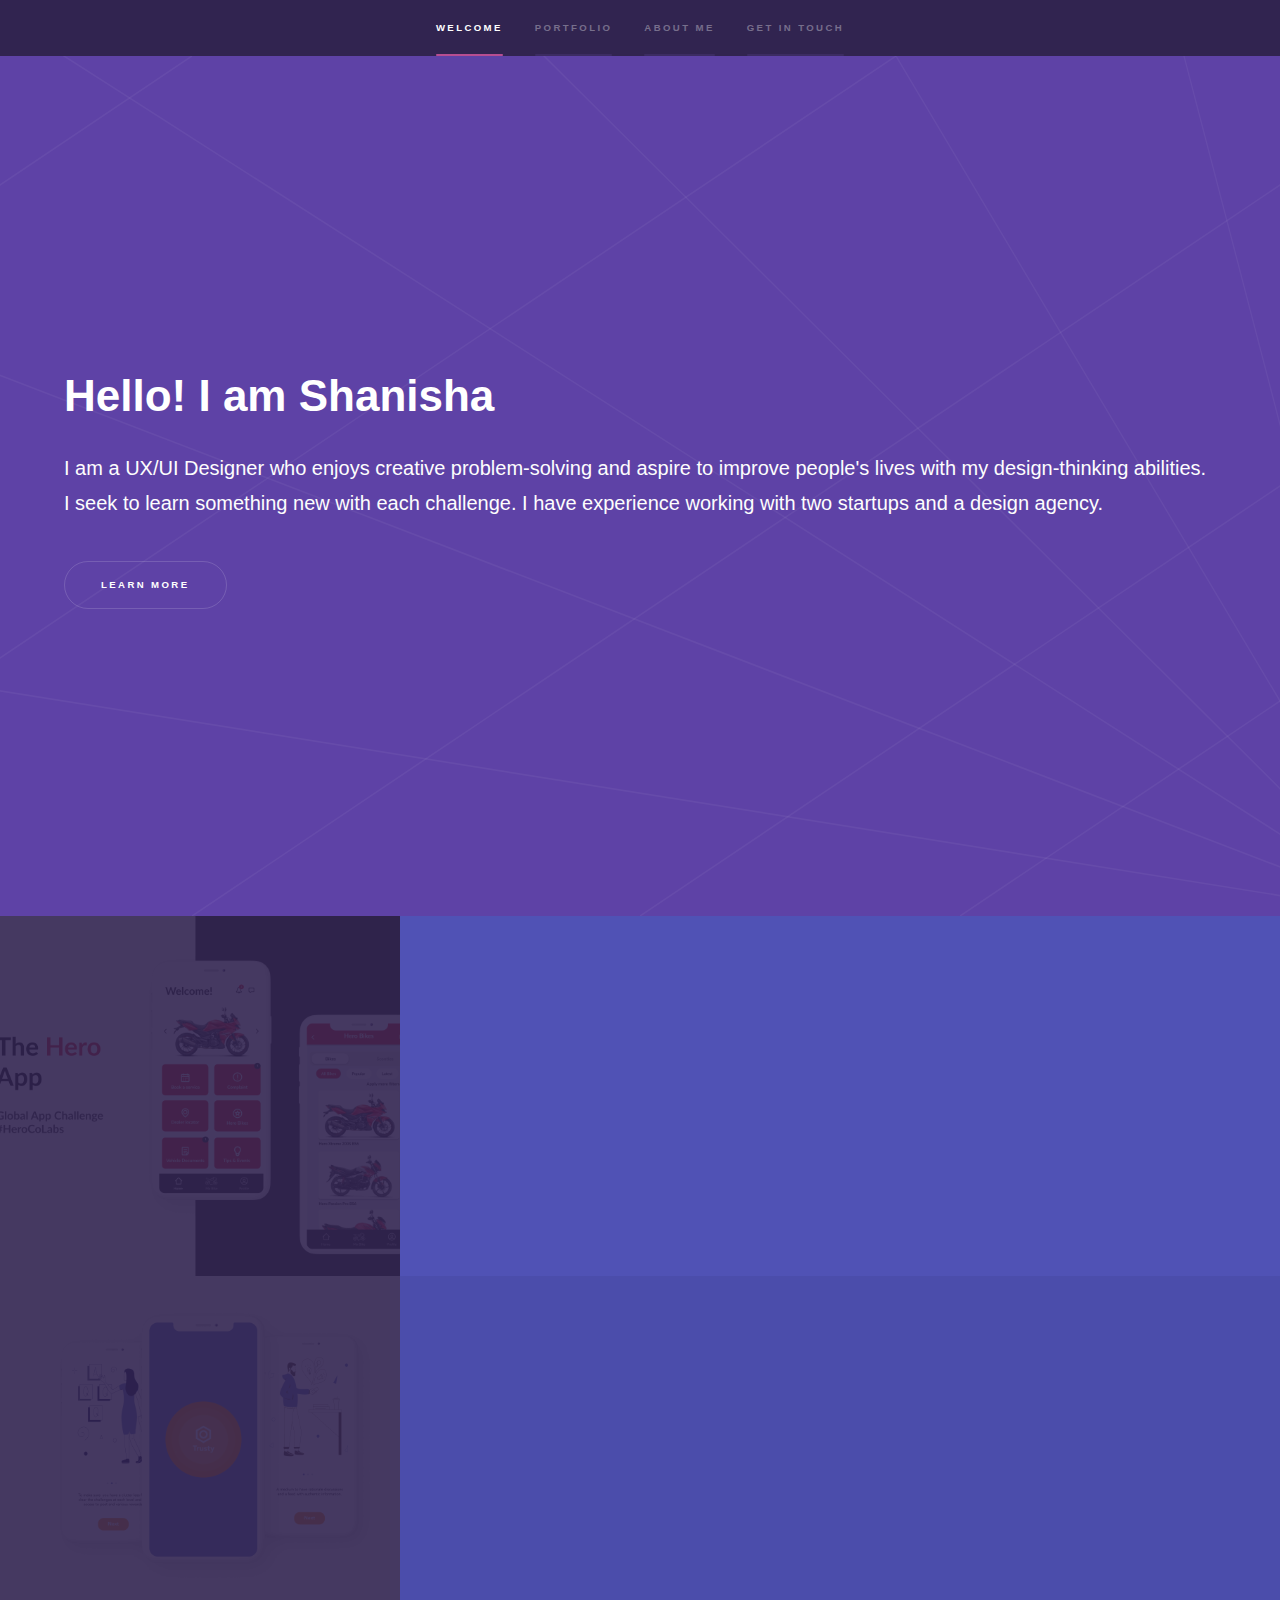
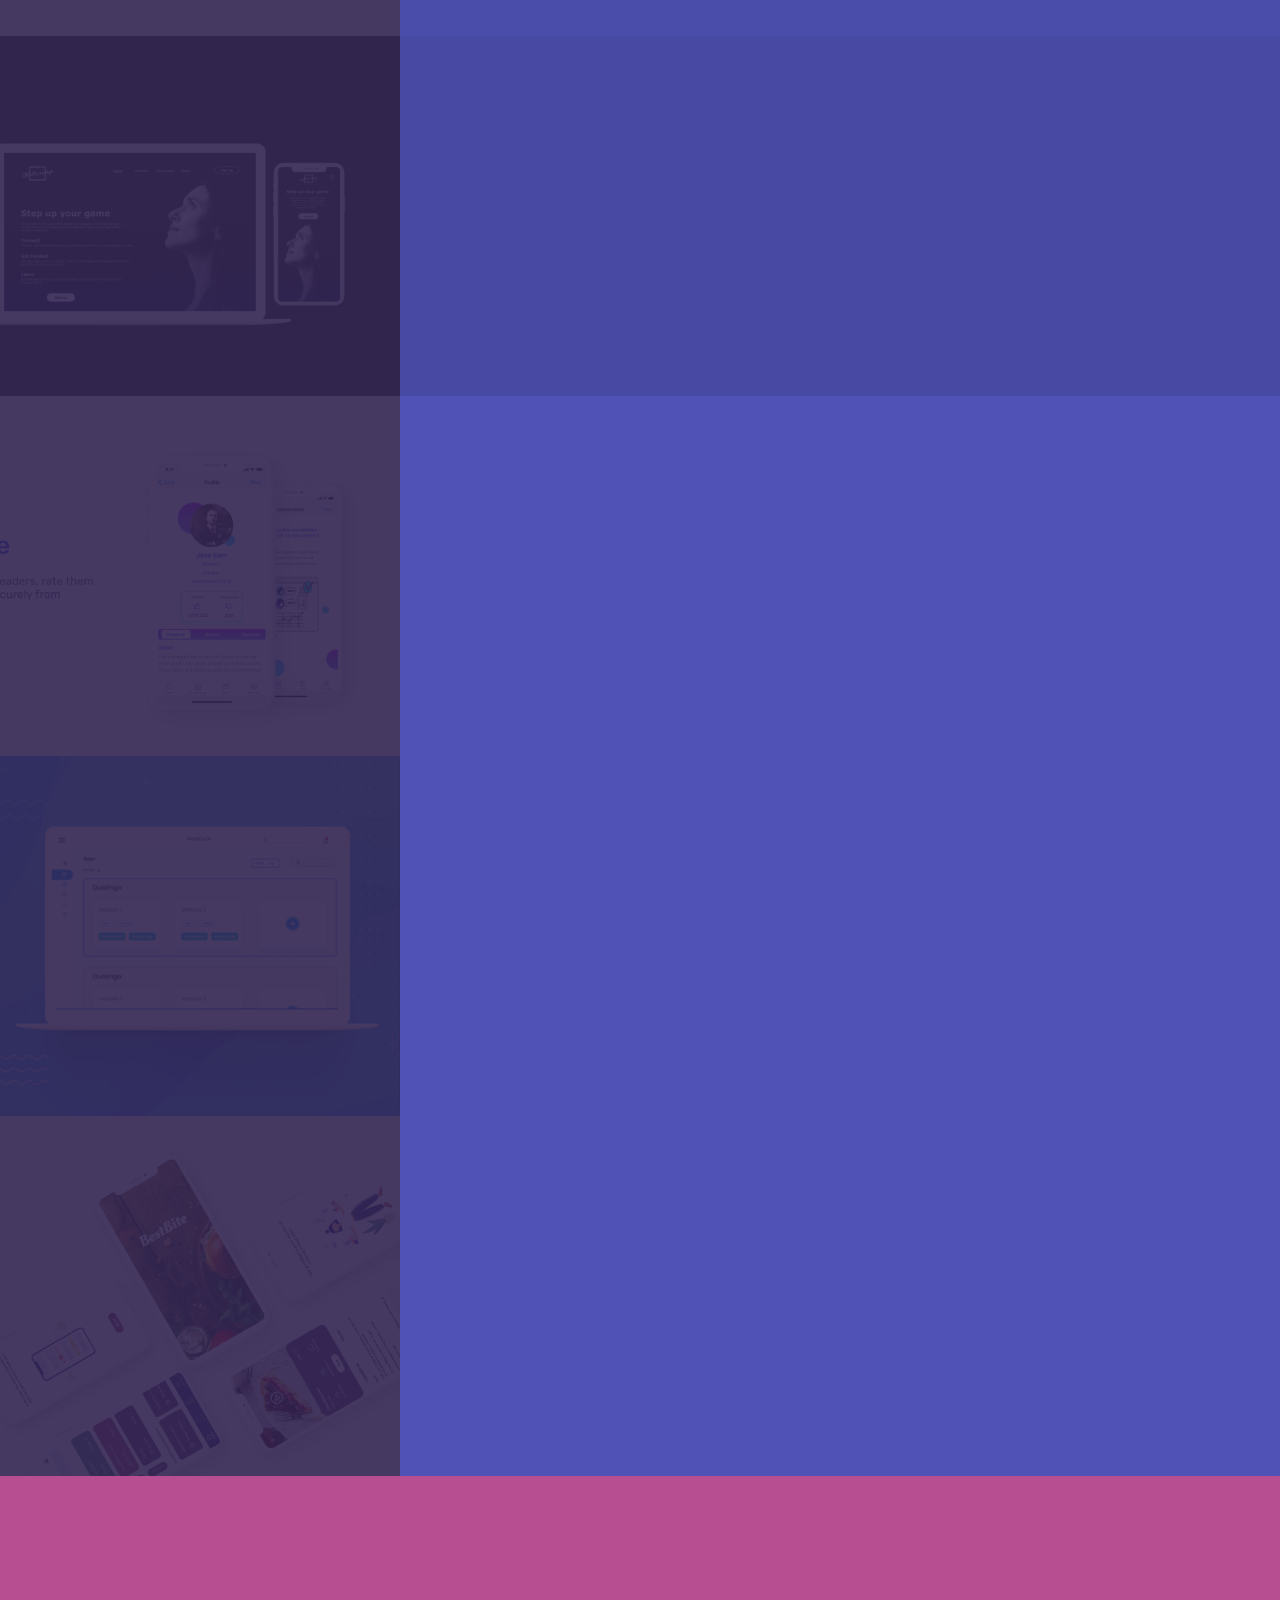
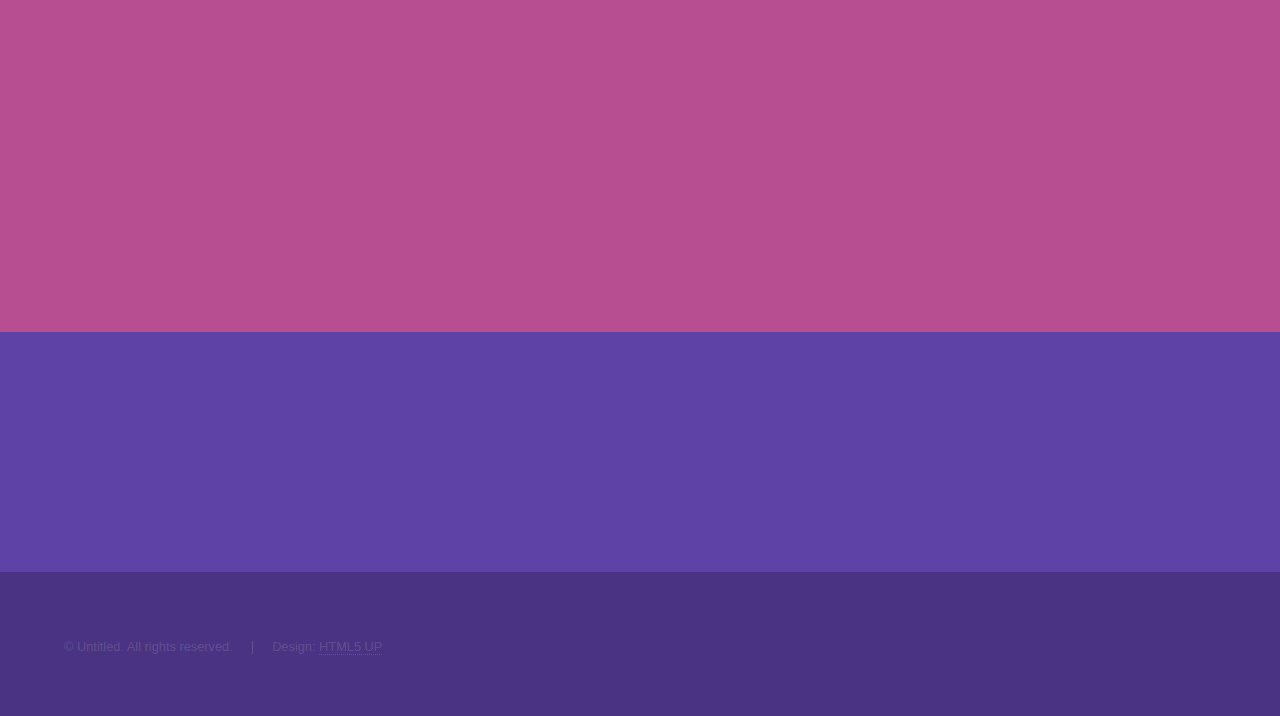
<file: index.html>
<!DOCTYPE HTML>
<!--
	Hyperspace by HTML5 UP
	html5up.net | @n33co
	Free for personal and commercial use under the CCA 3.0 license (html5up.net/license)
-->
<html>
	<head>
		<title>Shanisha Baitule</title>
		<meta charset="utf-8" />
		<meta name="viewport" content="width=device-width, initial-scale=1" />
		<!--[if lte IE 8]><script src="assets/js/ie/html5shiv.js"></script><![endif]-->
		<link rel="stylesheet" href="assets/css/main.css" />
		<!--[if lte IE 9]><link rel="stylesheet" href="assets/css/ie9.css" /><![endif]-->
		<!--[if lte IE 8]><link rel="stylesheet" href="assets/css/ie8.css" /><![endif]-->
	</head>
	<body>

		<!-- Sidebar -->
			<section id="sidebar">
				<div class="inner">
					<nav>
						<ul>
							<li><a href="#intro">Welcome</a></li>
							<li><a href="#one">Portfolio</a></li>
							<li><a href="#two">About me</a></li>
							<li><a href="#three">Get in touch</a></li>
						</ul>
					</nav>
				</div>
			</section>

		<!-- Wrapper -->
			<div id="wrapper">

				<!-- Intro -->
					<section id="intro" class="wrapper style1 fullscreen fade-up">
						<div class="inner"> 
							<h1>Hello! I am Shanisha</h1>
							<p> I am a UX/UI Designer who enjoys creative problem-solving and aspire to improve people's lives with my design-thinking abilities. I seek to learn something new with each challenge. I have experience working with two startups and a design agency.</p>
							<ul class="actions">
								<li><a href="#one" class="button scrolly">Learn more</a></li>
							</ul>
						</div>
					</section>

				<!-- One -->
					<section id="one" class="wrapper style2 spotlights">
						<section>
							<a href="Hero.html"  class="image"><img src="images/D1.png" alt="" data-position="top center" /></a>
							<div class="content">
								<div class="inner">
									<h2>The Hero App</h2>
									<p>My first app design competition project!</p>
									<ul class="actions">
										<li><a href="Hero.html" class="button">Learn more</a></li>
									</ul>
								</div>
							</div>
						</section>
						<section>
							<a href="Trusty.html" class="image"><img src="images/HomeTrusty.jpg" alt="" data-position="center center" /></a>
							<div class="content">
								<div class="inner">
									<h2>Trusty</h2>
									<p>Tired of having unnecessary comments, fake news and hate speech in your feed? Here’s a solution!</p>
									<ul class="actions">
										<li><a href="Trusty.html" class="button">Learn more</a></li>
									</ul>
								</div>
							</div>
						</section>
						<section>
							<a href="OhWomaniya.html" class="image"><img src="images/OhWomaniya1.png" alt="" data-position="right" /></a>
							<div class="content">
								<div class="inner">
									<h2>OhWomaniya</h2>
									<p>Just another magic wand for women out there to accelerate their careers and business.</p>
									<ul class="actions">
										<li><a href="OhWomaniya.html" class="button">Learn more</a></li>
									</ul>
								</div>
							</div>
						</section>
						<section>
						<a href="EVote.html" class="image"><img src="images/vote1.png" alt="" data-position="right" /></a>
							<div class="content">
								<div class="inner">
									<h2>EVote</h2>
									<p>Know your leaders and vote securely from anywhere.</p>
									<ul class="actions">
										<li><a href="EVote.html" class="button">Learn more</a></li>
									</ul>
								</div>
							</div>
						</section>
						<section>
							<a href="WorkDuck.html" class="image"><img src="images/Webp.net-resizeimage.png" alt="" data-position="right" /></a>
							<div class="content">
								<div class="inner">
									<h2>Workduck</h2>
									<p>Some good news for developers!</p>
									<ul class="actions">
										<li><a href="Workduck.html" class="button">Learn more</a></li>
									</ul>
								</div>
							</div>
						</section>
						<section>
							<a href="BestBite.html"  class="image"><img src="images/App1.png" alt="" data-position="top center" /></a>
							<div class="content">
								<div class="inner">
									<h2>BestBite</h2>
									<p>“What should I make for dinner?”- We always don’t have the perfect answer for this but this app has.</p>
									<ul class="actions">
										<li><a href="BestBite.html" class="button">Learn more</a></li>
									</ul>
								</div>
							</div>
						</section>
					</section>

				<!-- Two -->
					<section id="two" class="wrapper style3 fade-up">
						<div class="inner">
							<h2>About me</h2>
							<p> Creativity drives my life.  I am pursuing the field of UX UI designing because I enjoy the whole journey of ideation, research, the technical process and the final outcome. The act of creating itself gives me a sense of satisfaction. I believe that there is always room for improvement and this motivates me to keep learning. This belief inspired me to do internships at Pinky Promise and Fluidesigns. To know more about my work experience, here is a link to my <a href="https://drive.google.com/file/d/1KGHgN6KdCqCjbi0jK_EjTAxHr0Nvwgxw/view?usp=sharing" target= "_blank"><b>resume</b></a>. You can also check <a href= https://medium.com/workduck-in/a-quick-checklist-for-ui-ad229005884d target= "_blank"><b>my blog on medium</b></a> which I had written for WorkDuck. I love other forms of creativity too. I enjoy sketching, drawing, writing quotes, dancing and reading books.
  I am currently studying engineering at IIT Kharagpur and will graduate in 2022. I am actively looking for a 2021 summer internship opportunity.</p>
							<blockquote>"Shanisha is a hardworking intern and takes a lot of initiative to learn about the business. In a short while she was able to reach significant proficiency in Figma as well as in UI design." <br> - Divya Kamerkar, Founder of Pinky Promise </br>
									</blockquote>
						</div>
					</section>

				<!-- Three -->
					<section id="three" class="wrapper style1 fade-up">
						<div class="inner">
							<h2>Get in touch</h2>
							<p>If you have any feedback regarding my work or feel I can be a good fit for your team, please be free to contact me at shanishabaitule@gmail.com. Here is a link to my <a href="https://www.linkedin.com/in/shanisha-baitule-70293215b/" target="_blank"><b>linkedin</b></a> profile.</p>
							
						</div>
					</section>

			</div>

		<!-- Footer -->
			<footer id="footer" class="wrapper style1-alt">
				<div class="inner">
					<ul class="menu">
						<li>&copy; Untitled. All rights reserved.</li><li>Design: <a href="http://html5up.net">HTML5 UP</a></li>
					</ul>
				</div>
			</footer>

		<!-- Scripts -->
			<script src="assets/js/jquery.min.js"></script>
			<script src="assets/js/jquery.scrollex.min.js"></script>
			<script src="assets/js/jquery.scrolly.min.js"></script>
			<script src="assets/js/skel.min.js"></script>
			<script src="assets/js/util.js"></script>
			<!--[if lte IE 8]><script src="assets/js/ie/respond.min.js"></script><![endif]-->
			<script src="assets/js/main.js"></script>

	</body>
</html>
</file>
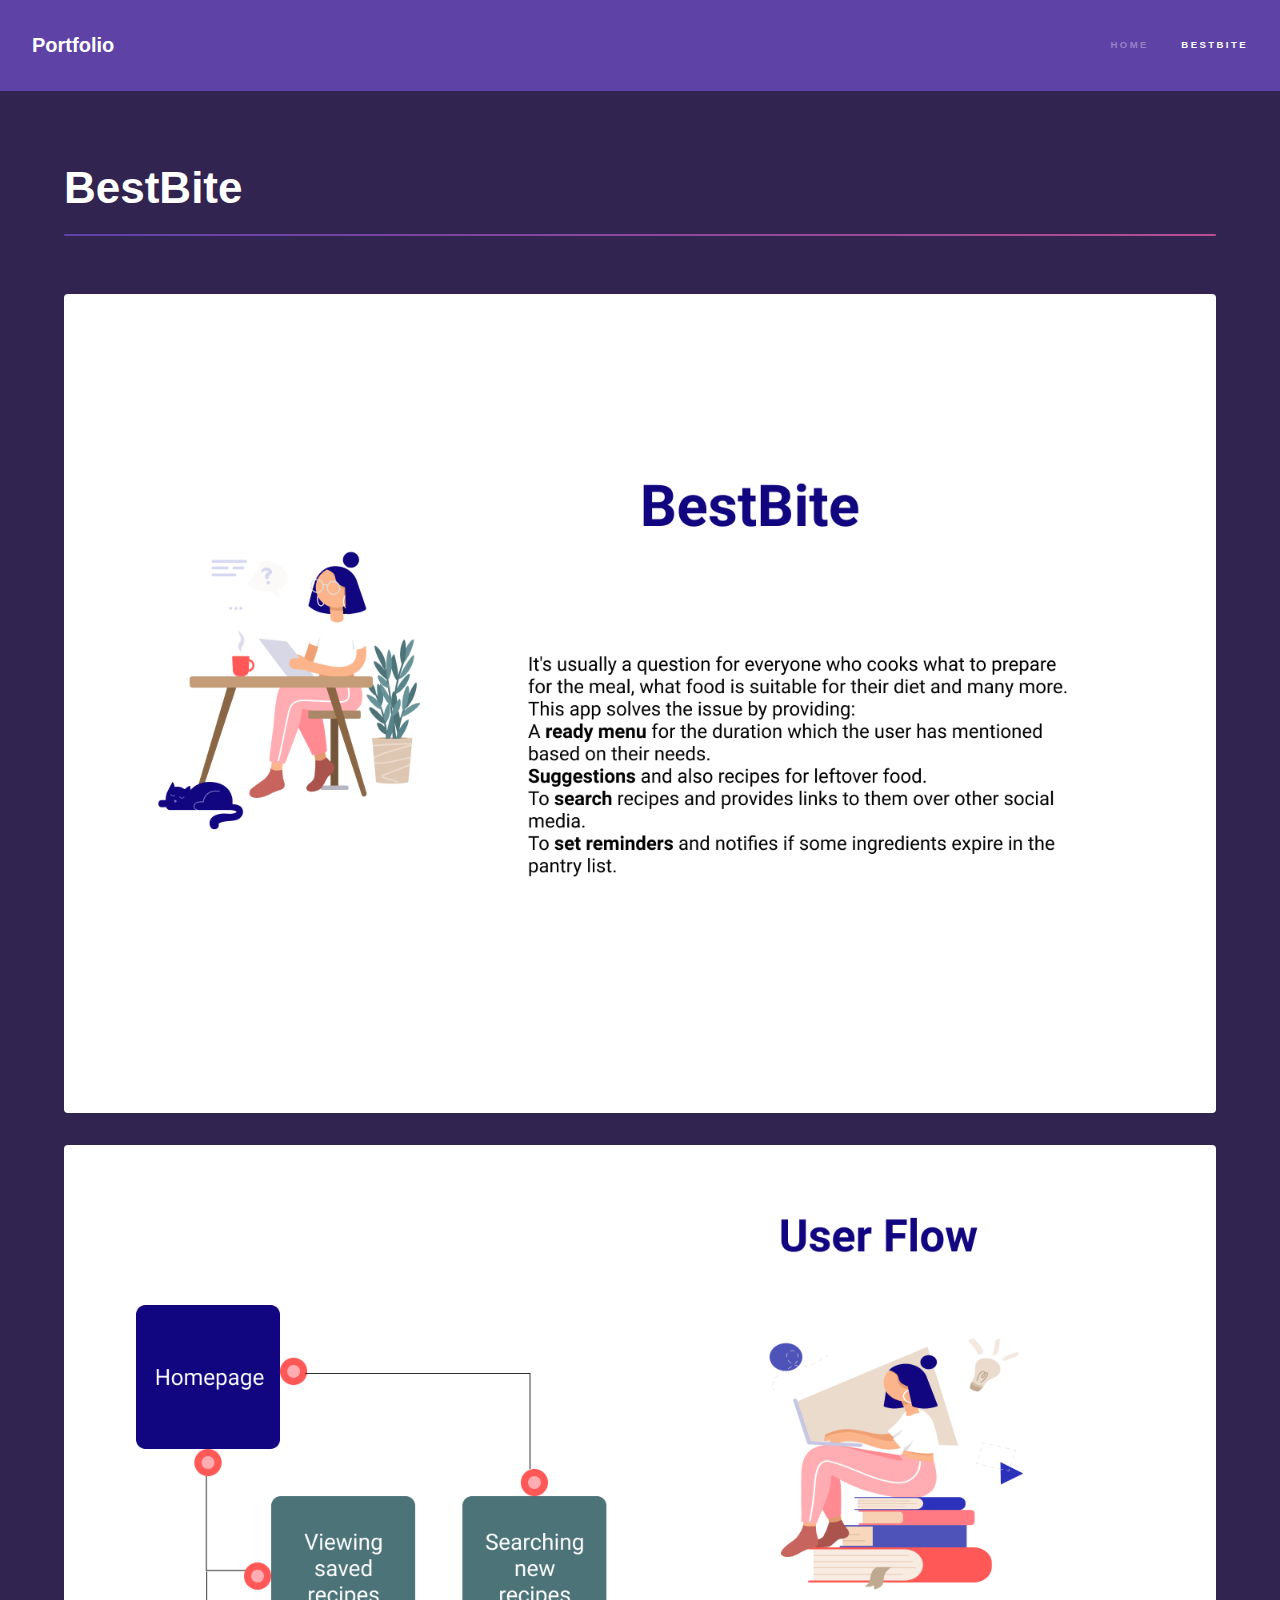
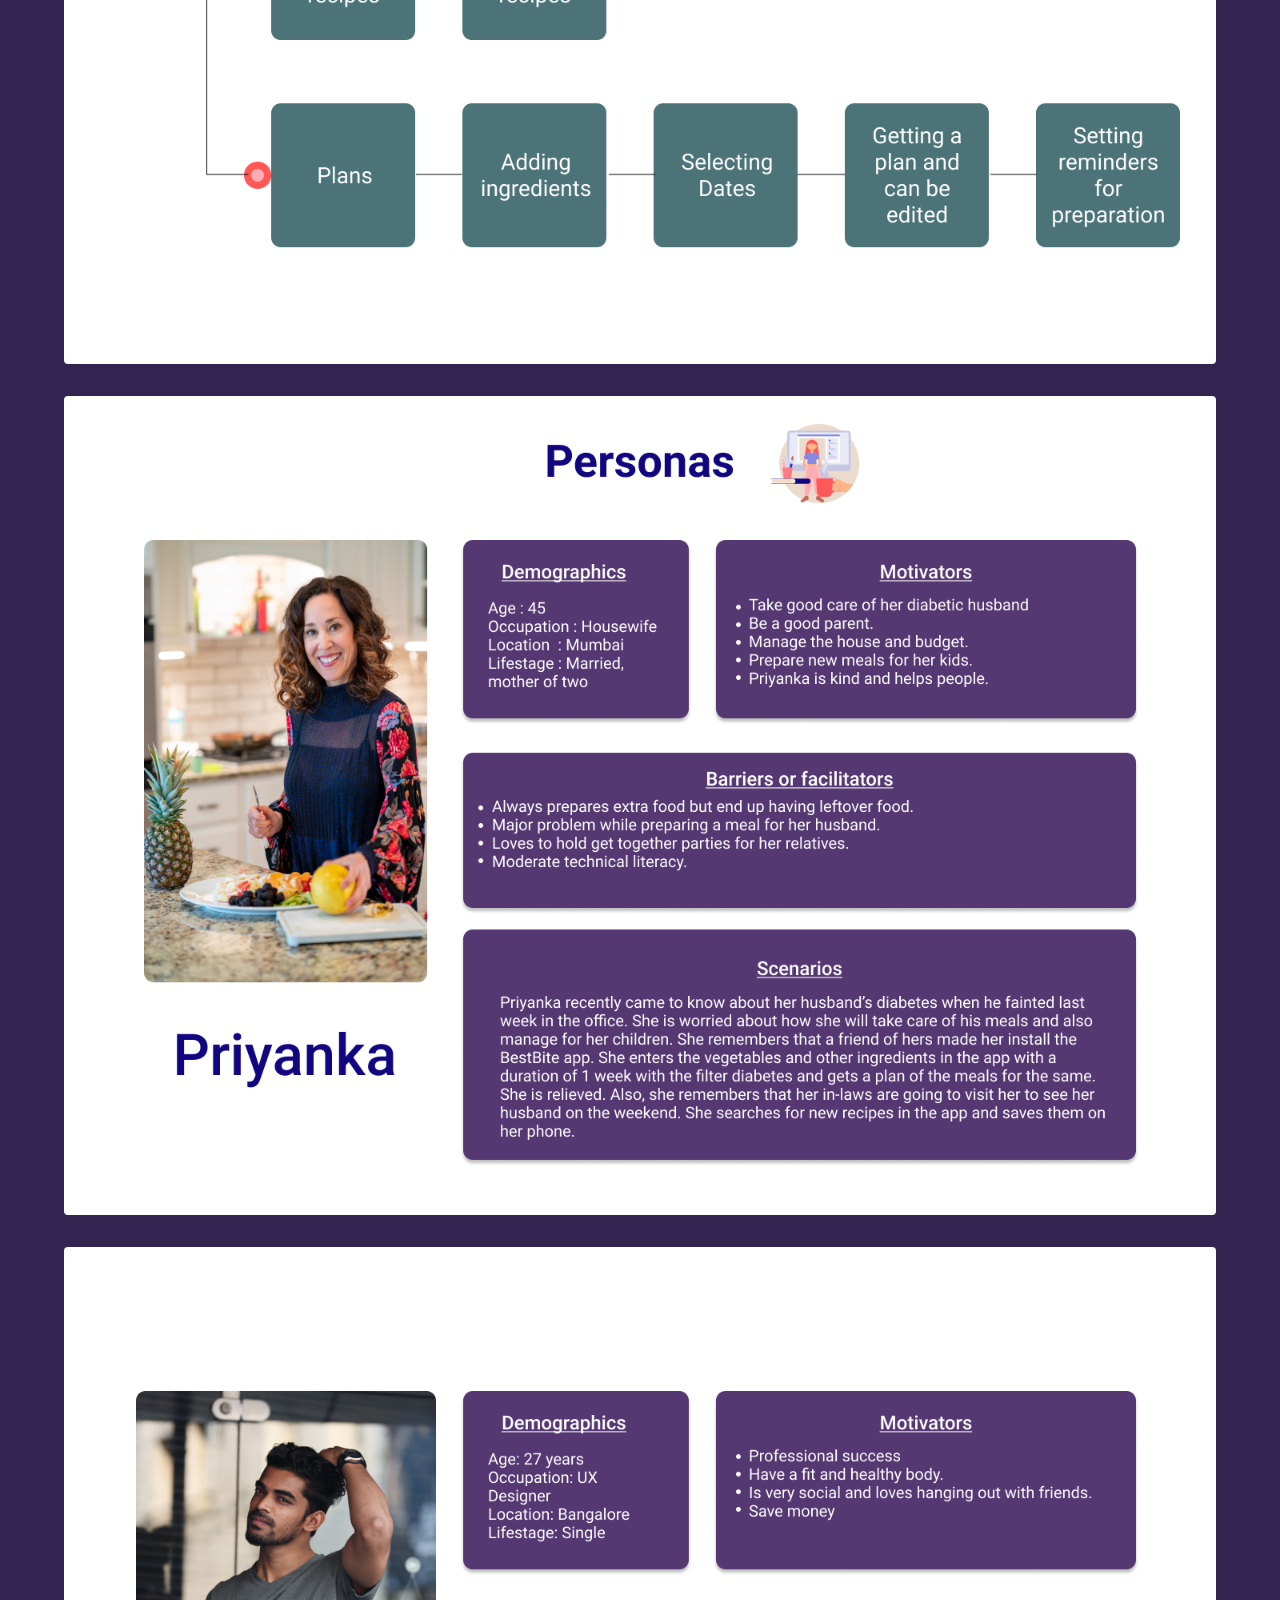
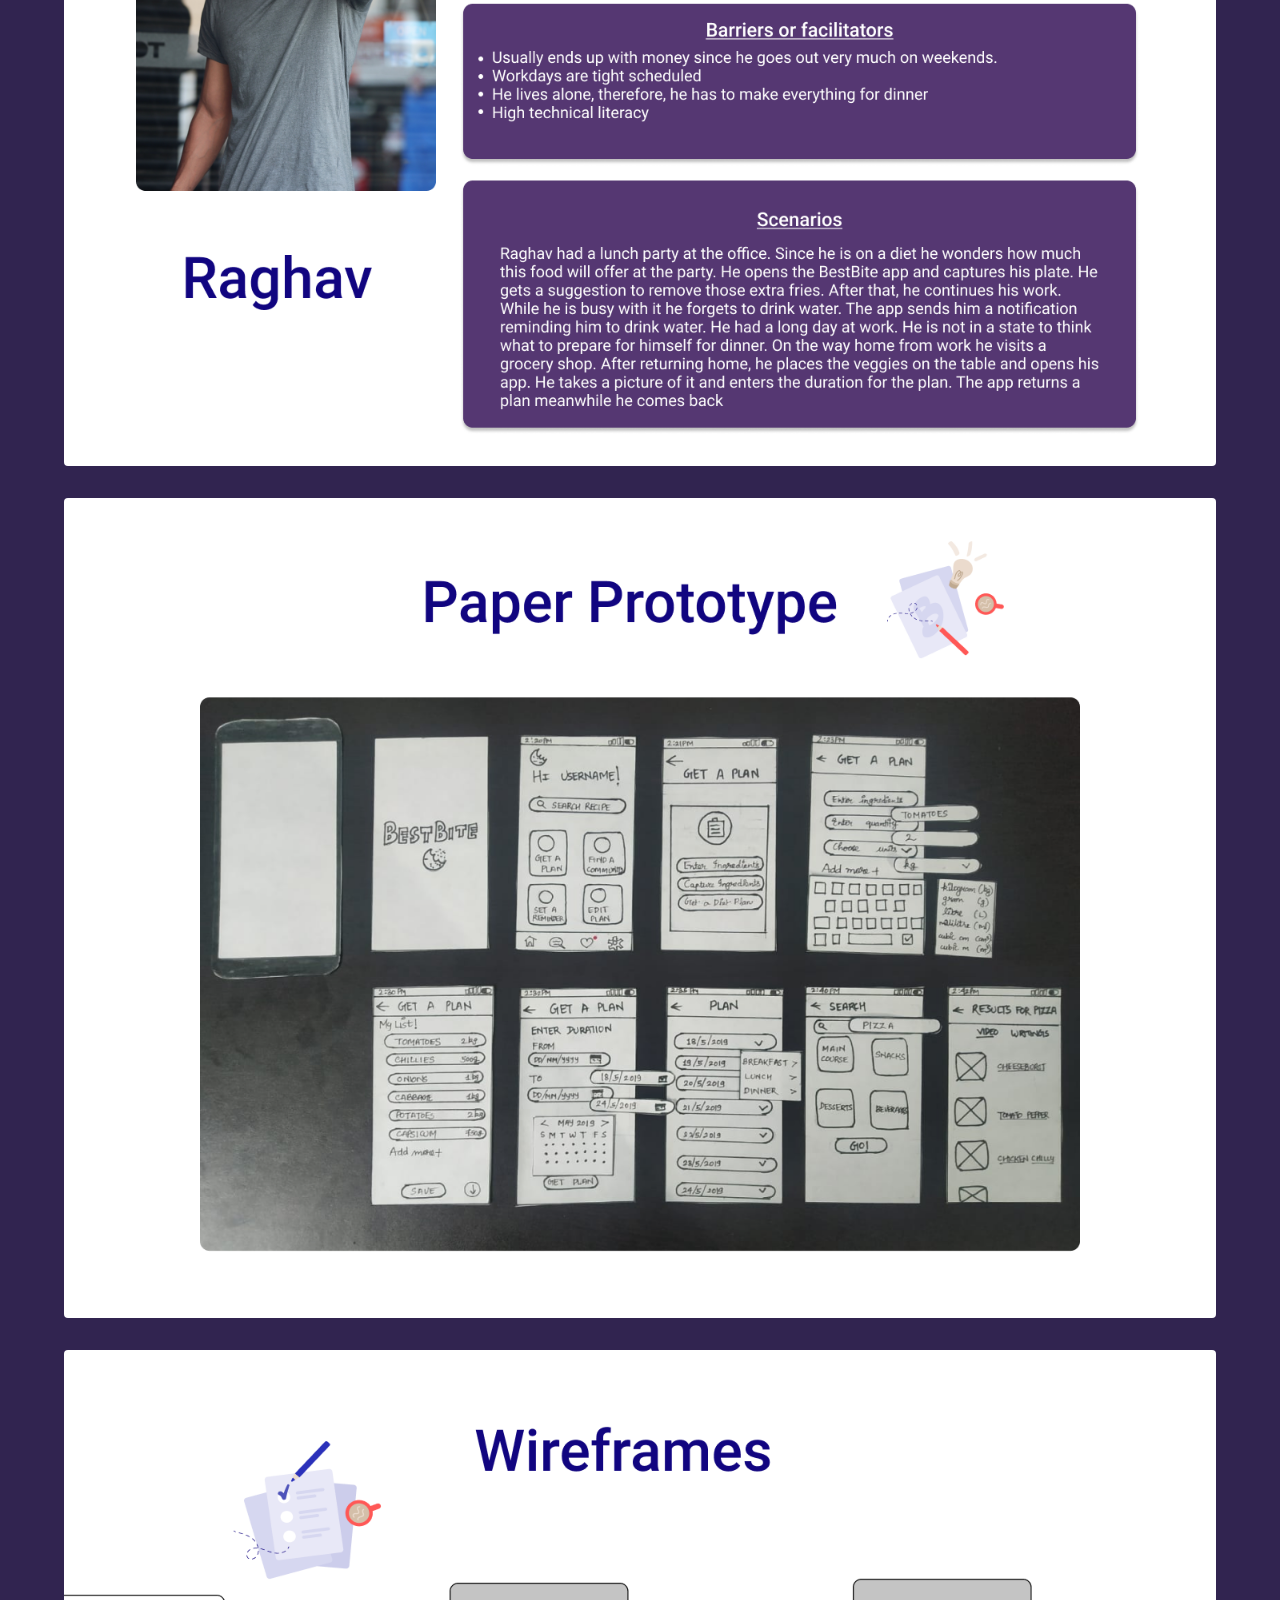
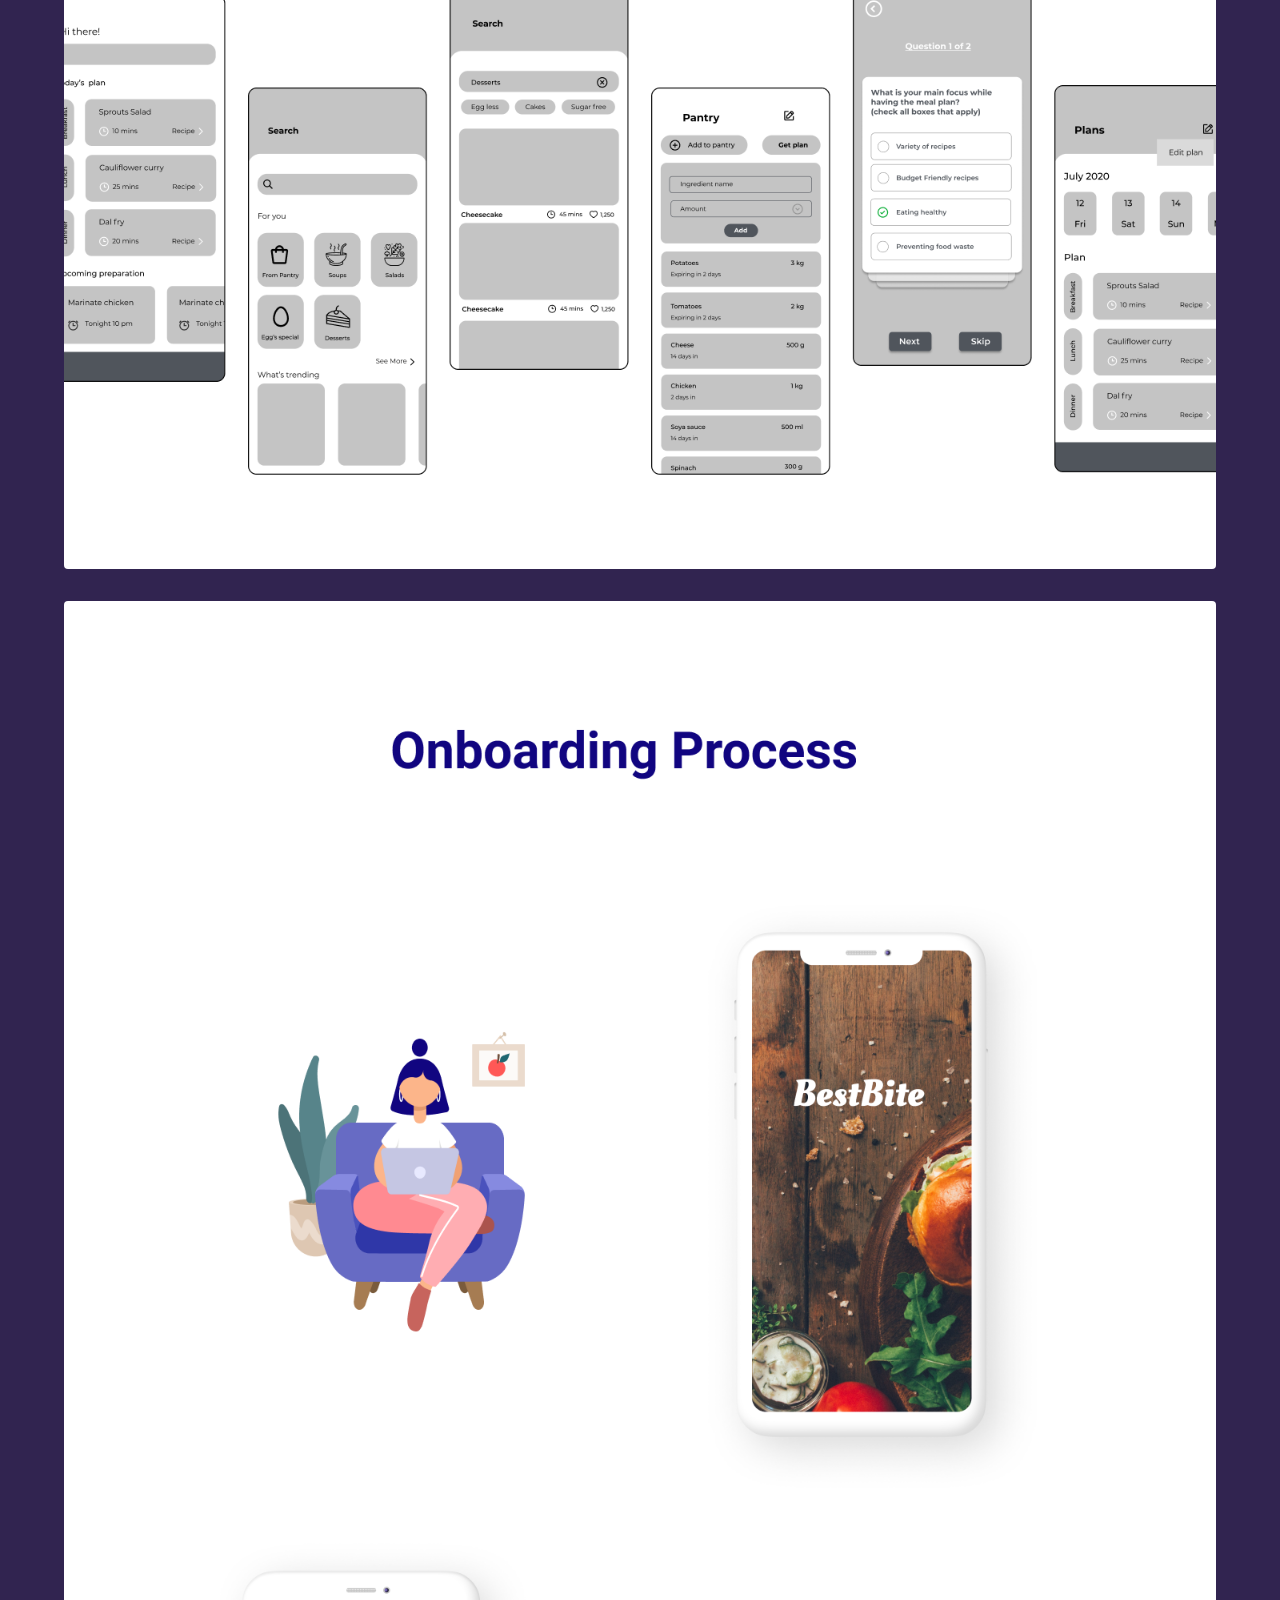
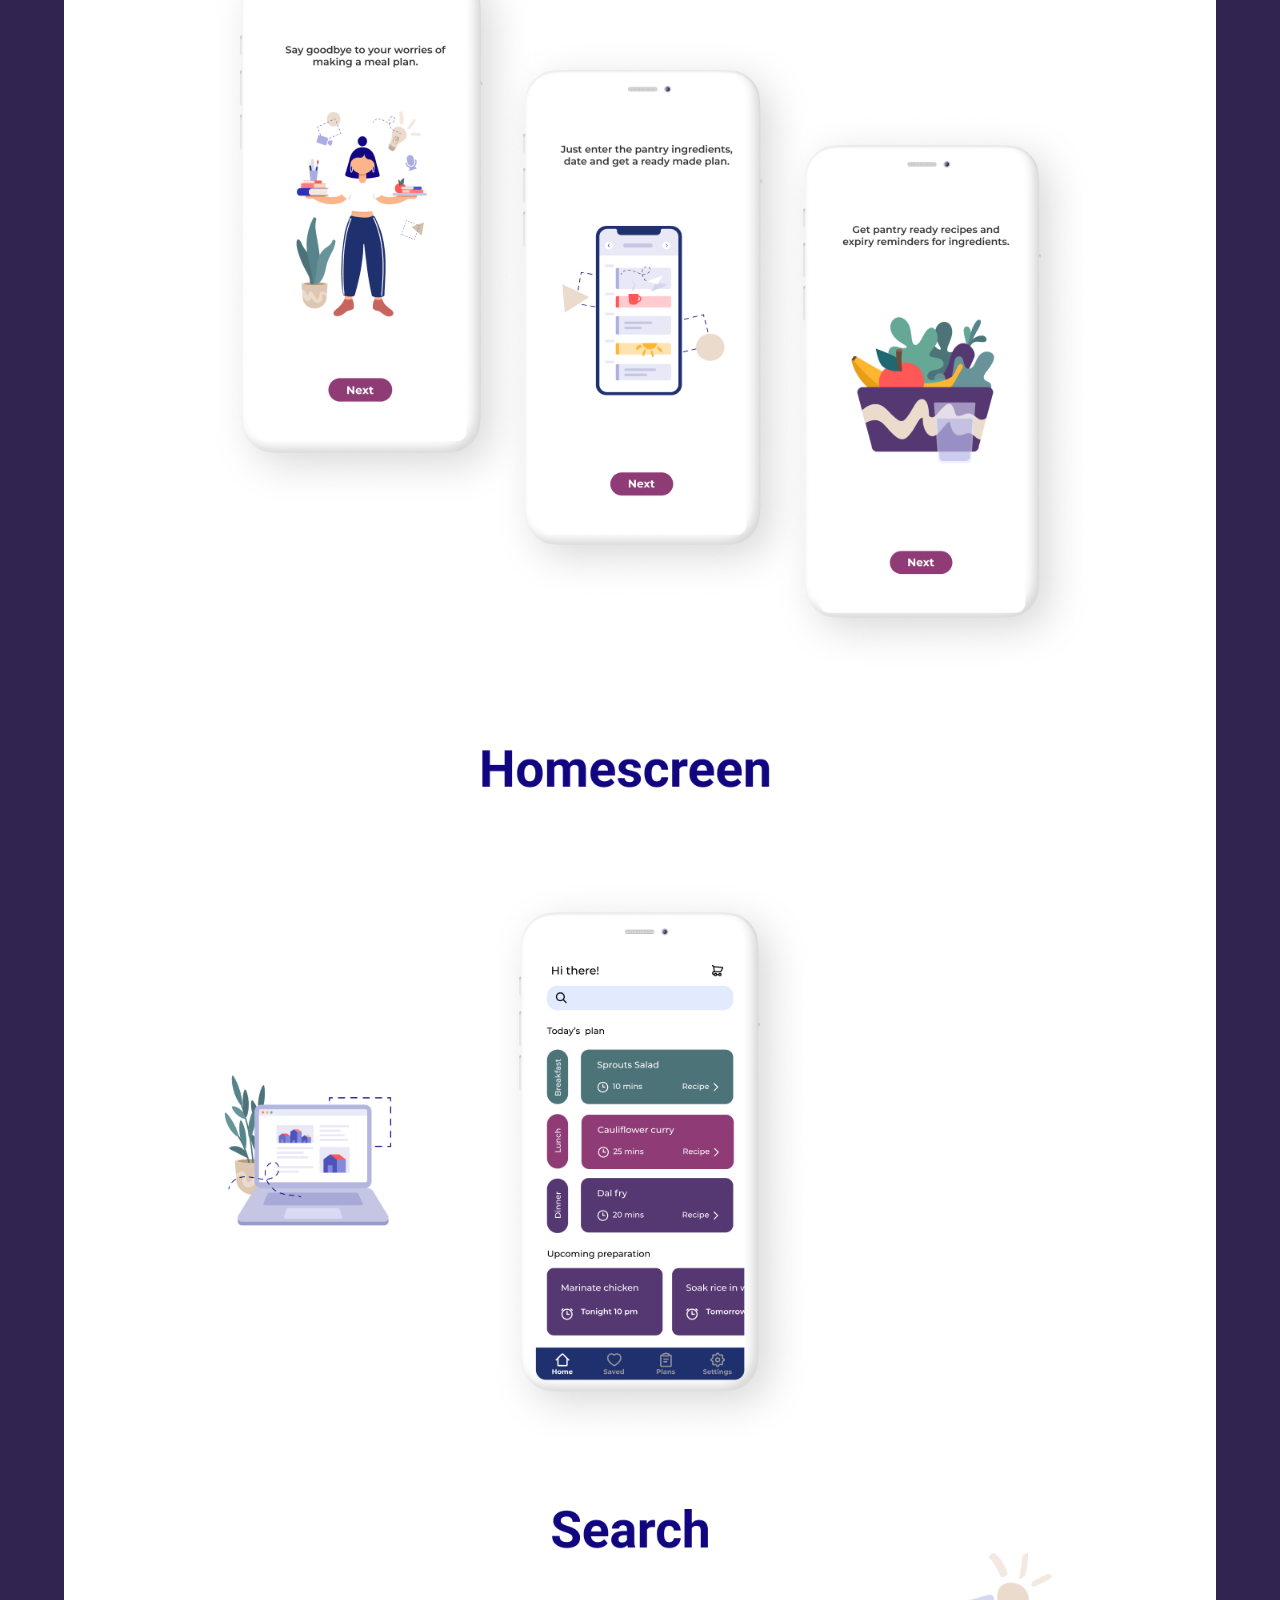
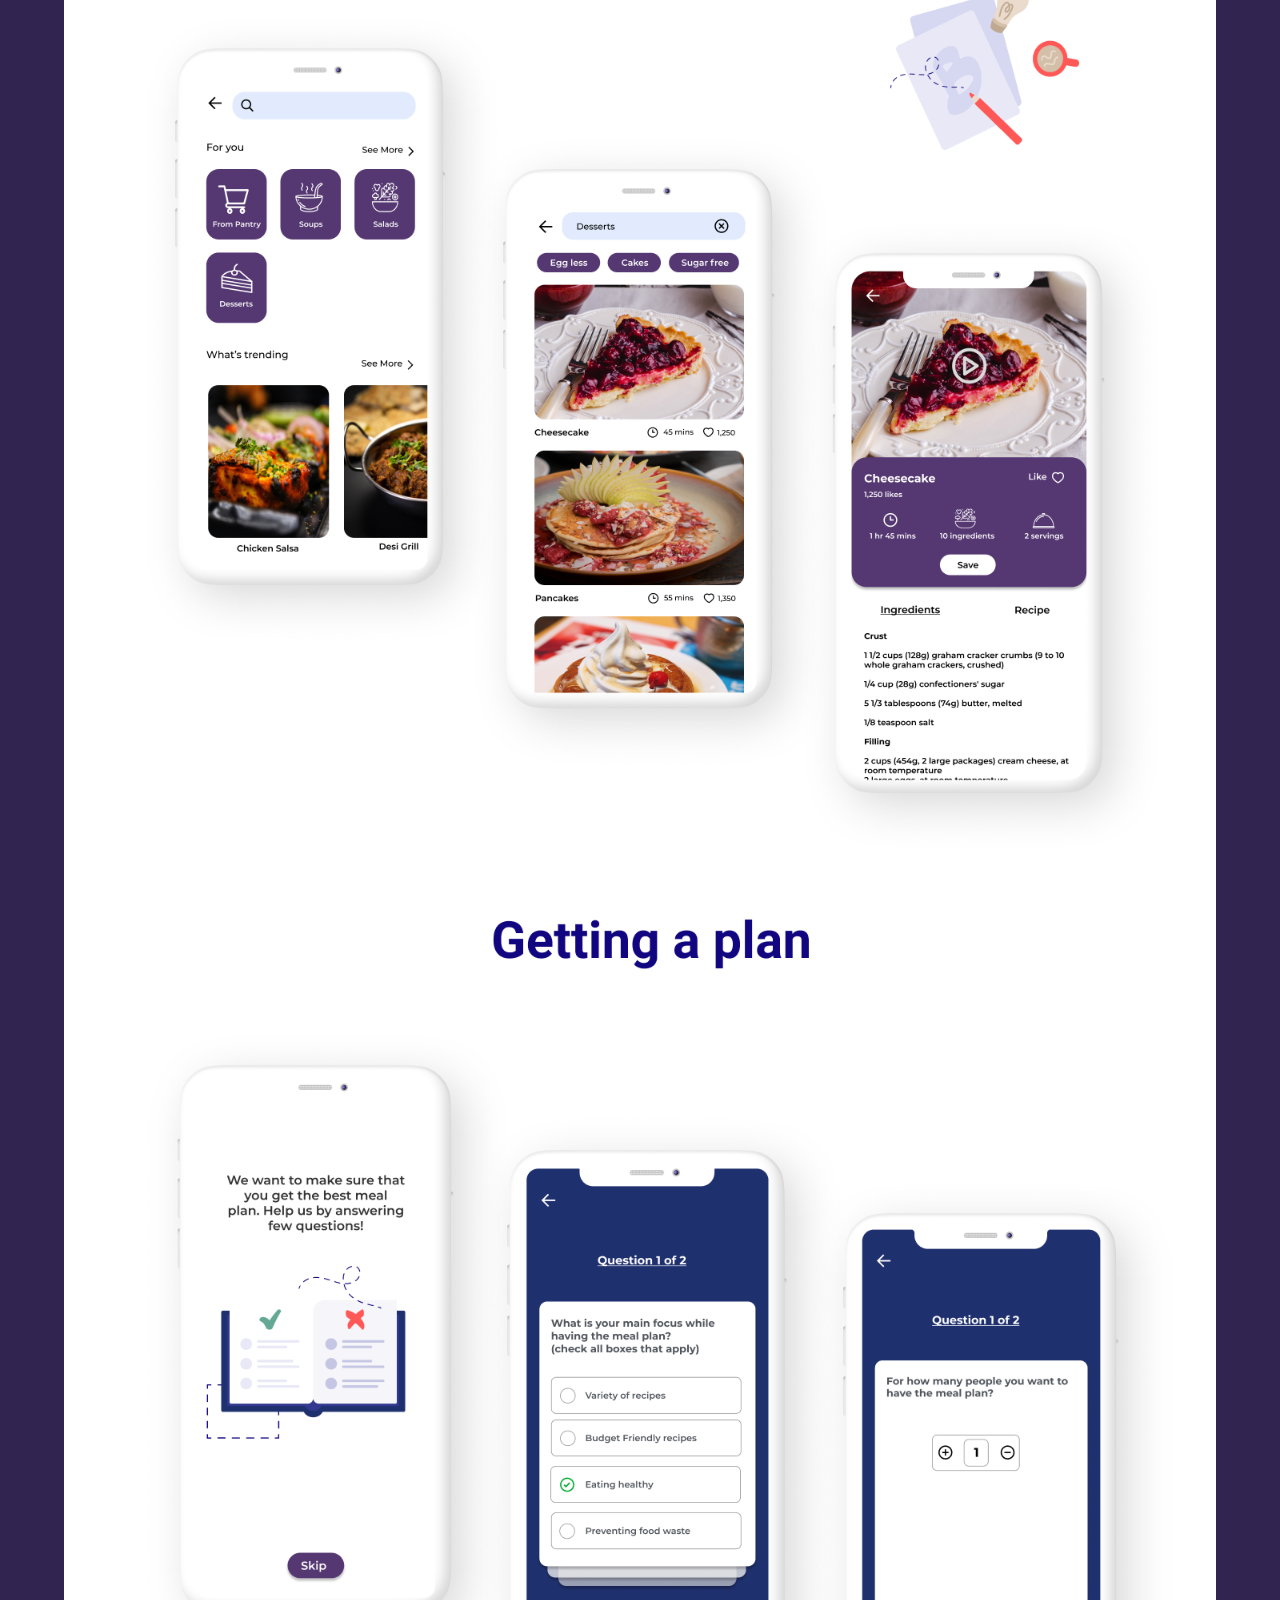
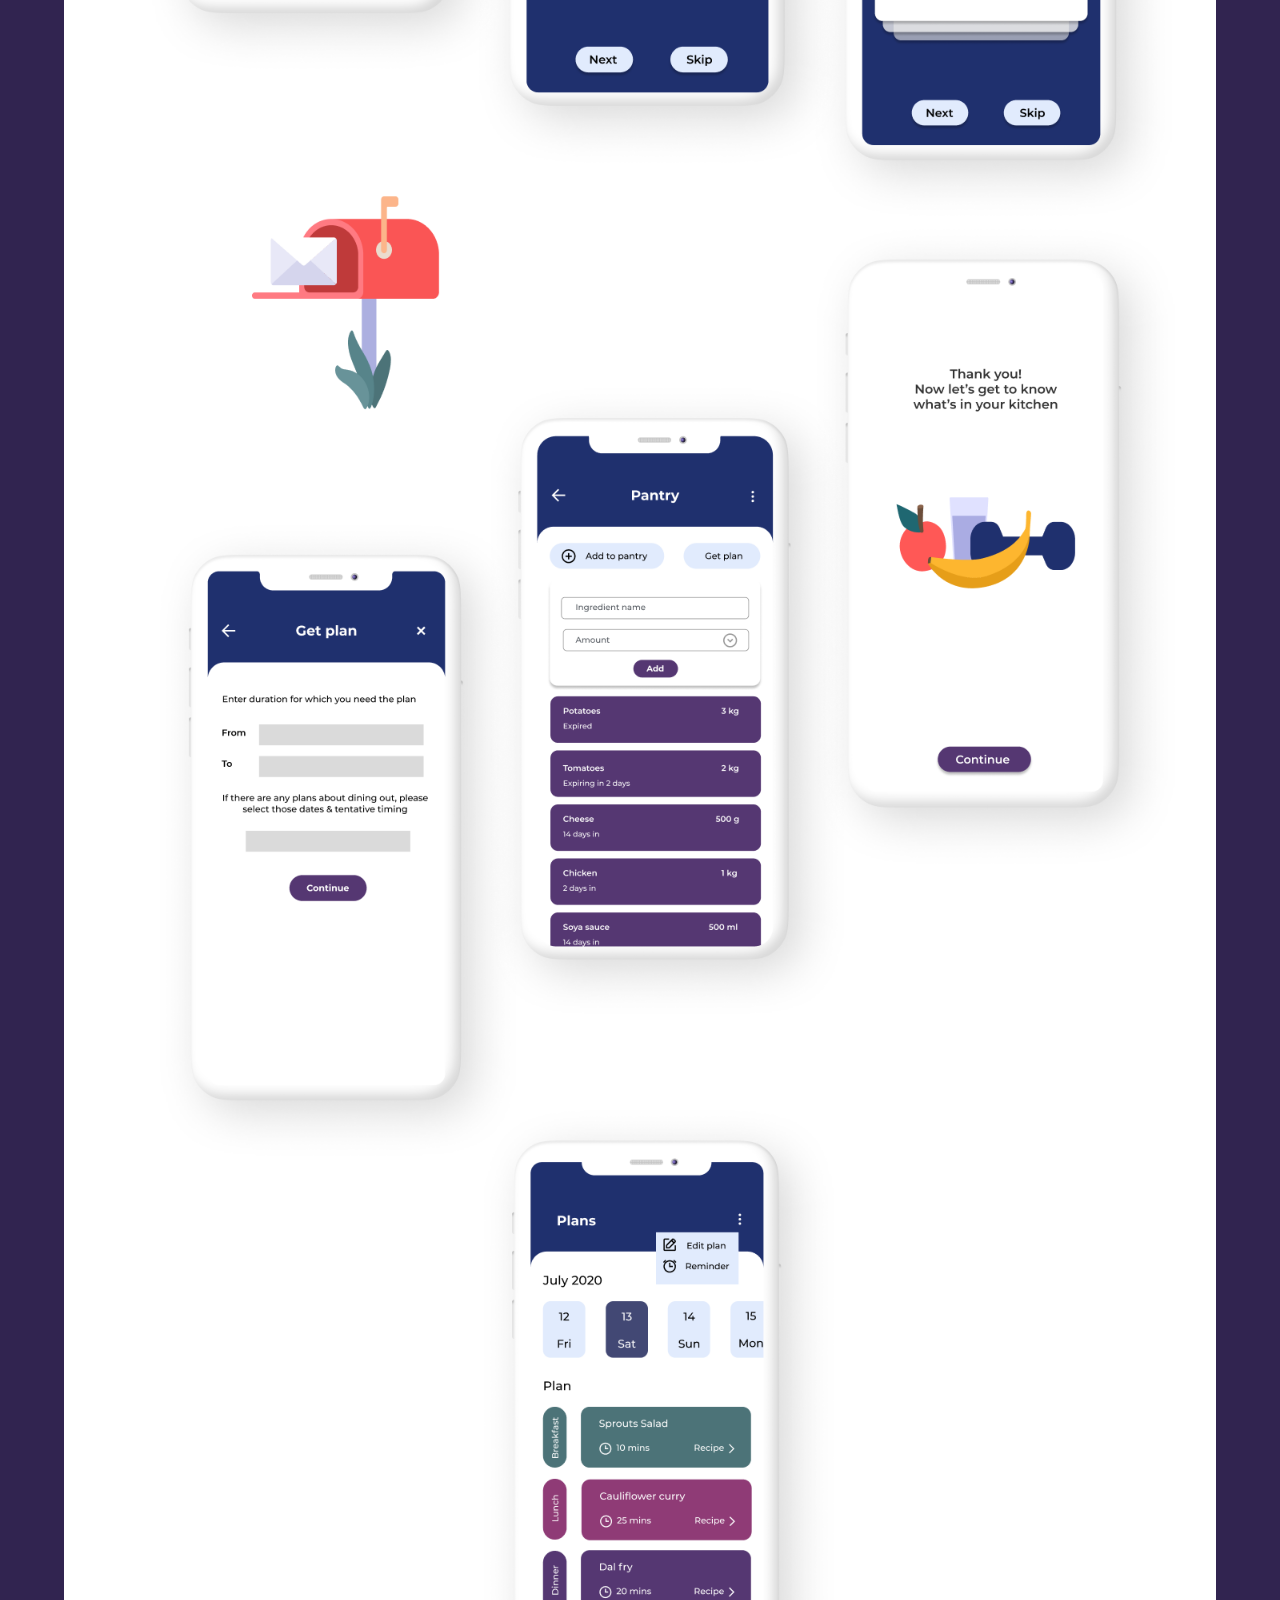
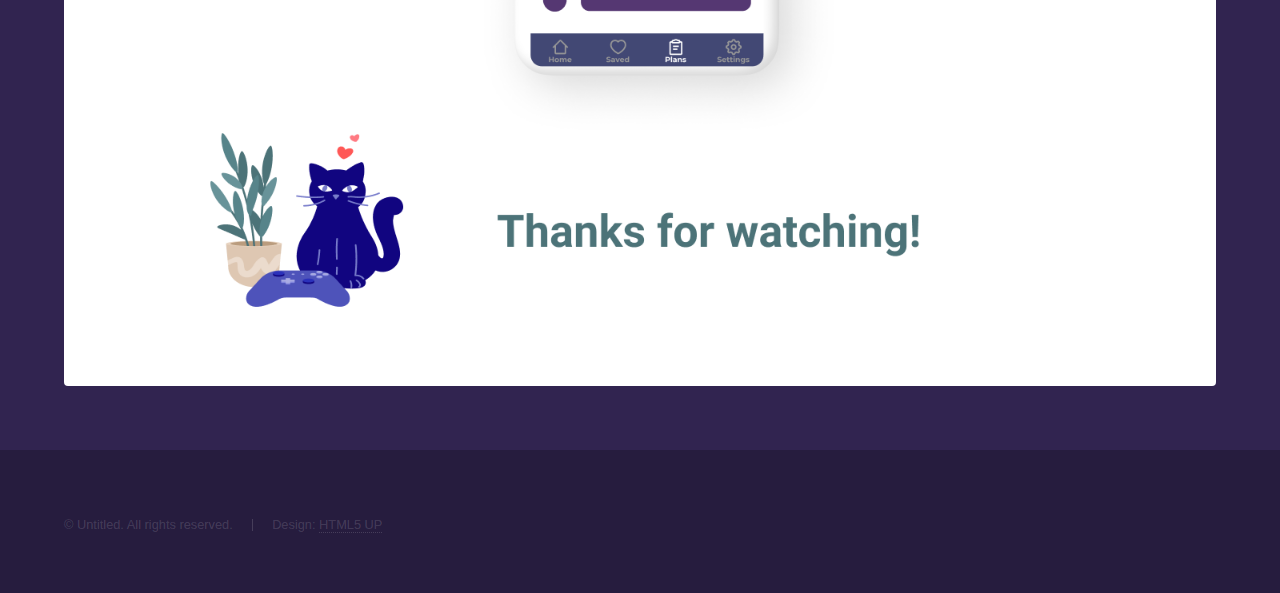
<file: BestBite.html>
<!DOCTYPE HTML>
<!--
	Hyperspace by HTML5 UP
	html5up.net | @n33co
	Free for personal and commercial use under the CCA 3.0 license (html5up.net/license)
-->
<html>
	<head>
		<title>BestBite-Portfolio</title>
		<meta charset="utf-8" />
		<meta name="viewport" content="width=device-width, initial-scale=1" />
		<!--[if lte IE 8]><script src="assets/js/ie/html5shiv.js"></script><![endif]-->
		<link rel="stylesheet" href="assets/css/main.css" />
		<!--[if lte IE 9]><link rel="stylesheet" href="assets/css/ie9.css" /><![endif]-->
		<!--[if lte IE 8]><link rel="stylesheet" href="assets/css/ie8.css" /><![endif]-->
	</head>
	<body>

		<!-- Header -->
			<header id="header">
				<a href="index.html" class="title">Portfolio</a>
				<nav>
					<ul>
						<li><a href="index.html">Home</a></li>
						<li><a href="generic.html" class="active">BestBite</a></li>
						
					</ul>
				</nav>
			</header>

		<!-- Wrapper -->
			<div id="wrapper">

				<!-- Main -->
					<section id="main" class="wrapper">
						<div class="inner">
							<h1 class="major">BestBite</h1>
							<span class="image fit"><img src="images/BestBite.png" alt="" /></span>
							<span class="image fit"><img src="images/App3.png" alt="" /></span>
							<span class="image fit"><img src="images/App4.png" alt="" /></span>
							<span class="image fit"><img src="images/App5.png" alt="" /></span>
							<span class="image fit"><img src="images/Paper.png" alt="" /></span>
							<span class="image fit"><img src="images/App6.png" alt="" /></span>
							<span class="image fit"><img src="images/App7.png" alt="" /></span>
			
						</div>
					</section>

			</div>

		<!-- Footer -->
			<footer id="footer" class="wrapper alt">
				<div class="inner">
					<ul class="menu">
						<li>&copy; Untitled. All rights reserved.</li><li>Design: <a href="http://html5up.net">HTML5 UP</a></li>
					</ul>
				</div>
			</footer>

		<!-- Scripts -->
			<script src="assets/js/jquery.min.js"></script>
			<script src="assets/js/jquery.scrollex.min.js"></script>
			<script src="assets/js/jquery.scrolly.min.js"></script>
			<script src="assets/js/skel.min.js"></script>
			<script src="assets/js/util.js"></script>
			<!--[if lte IE 8]><script src="assets/js/ie/respond.min.js"></script><![endif]-->
			<script src="assets/js/main.js"></script>

	</body>
</html>
</file>
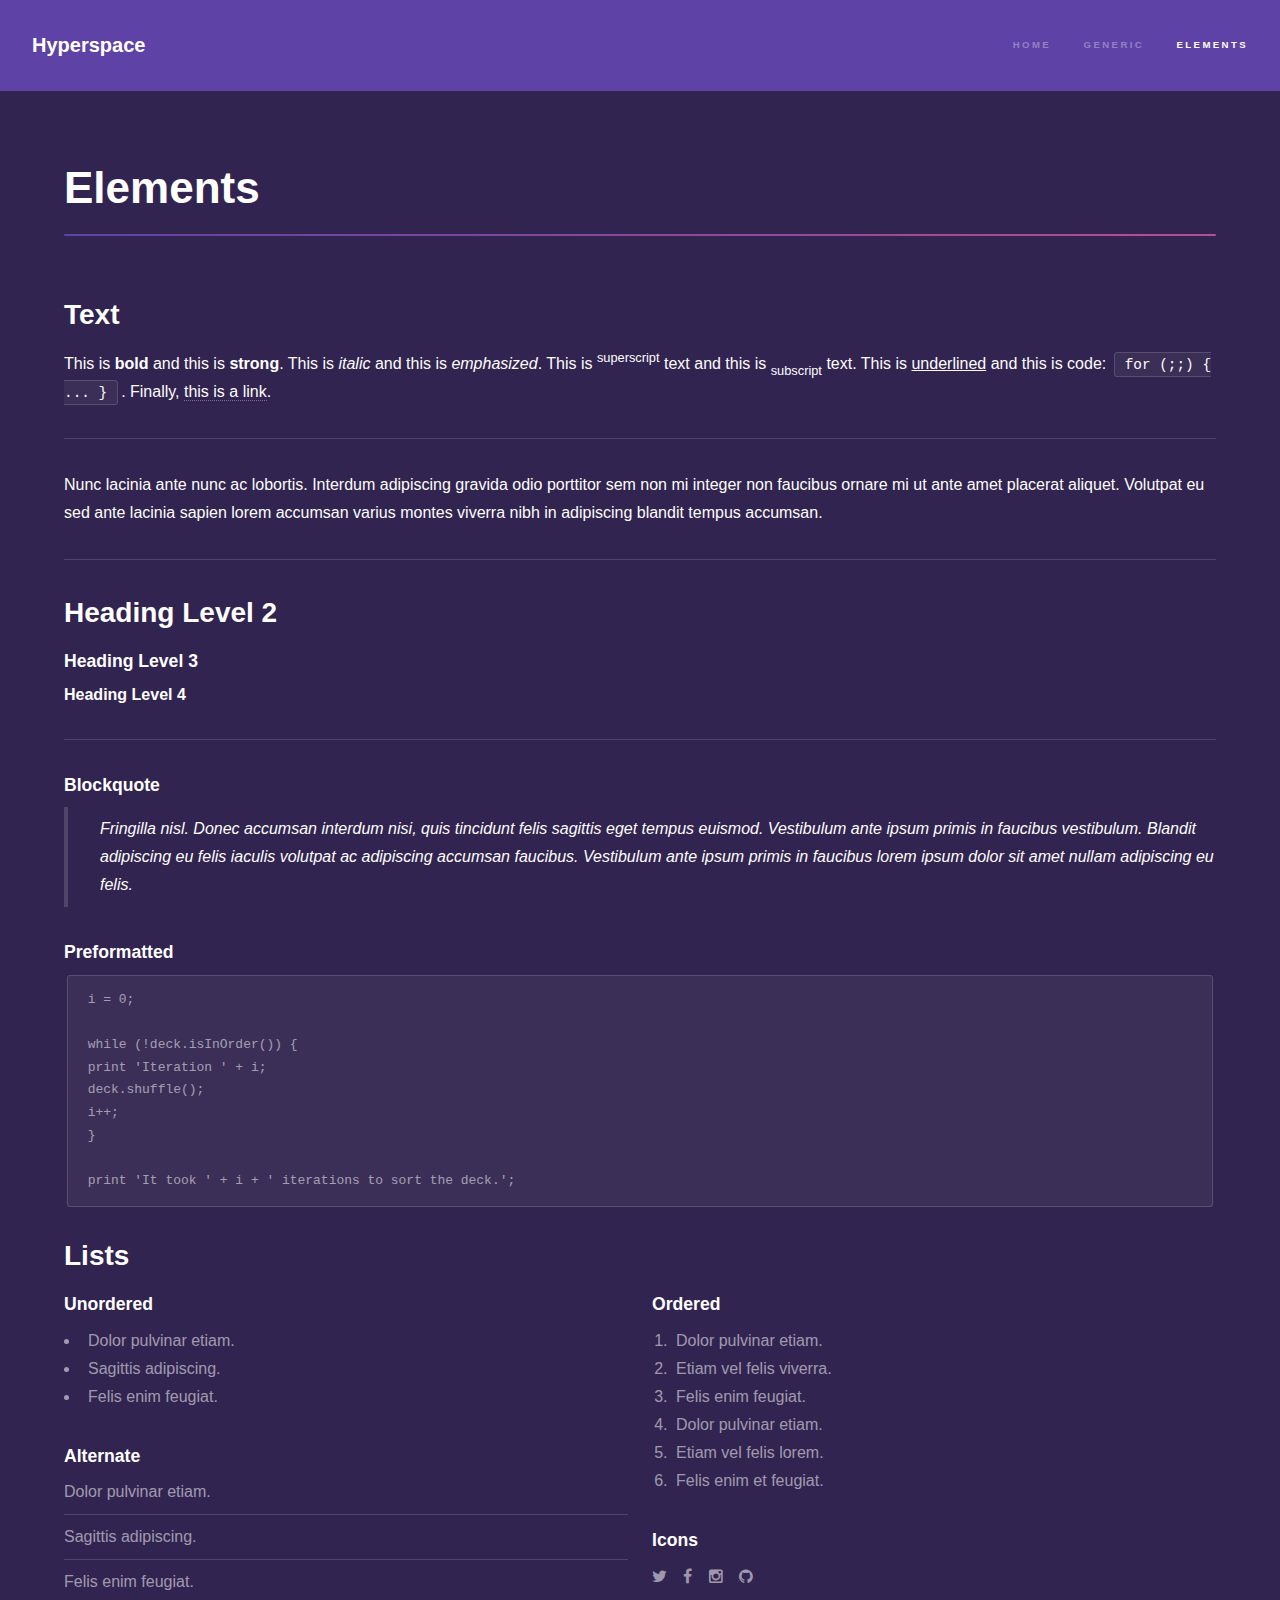
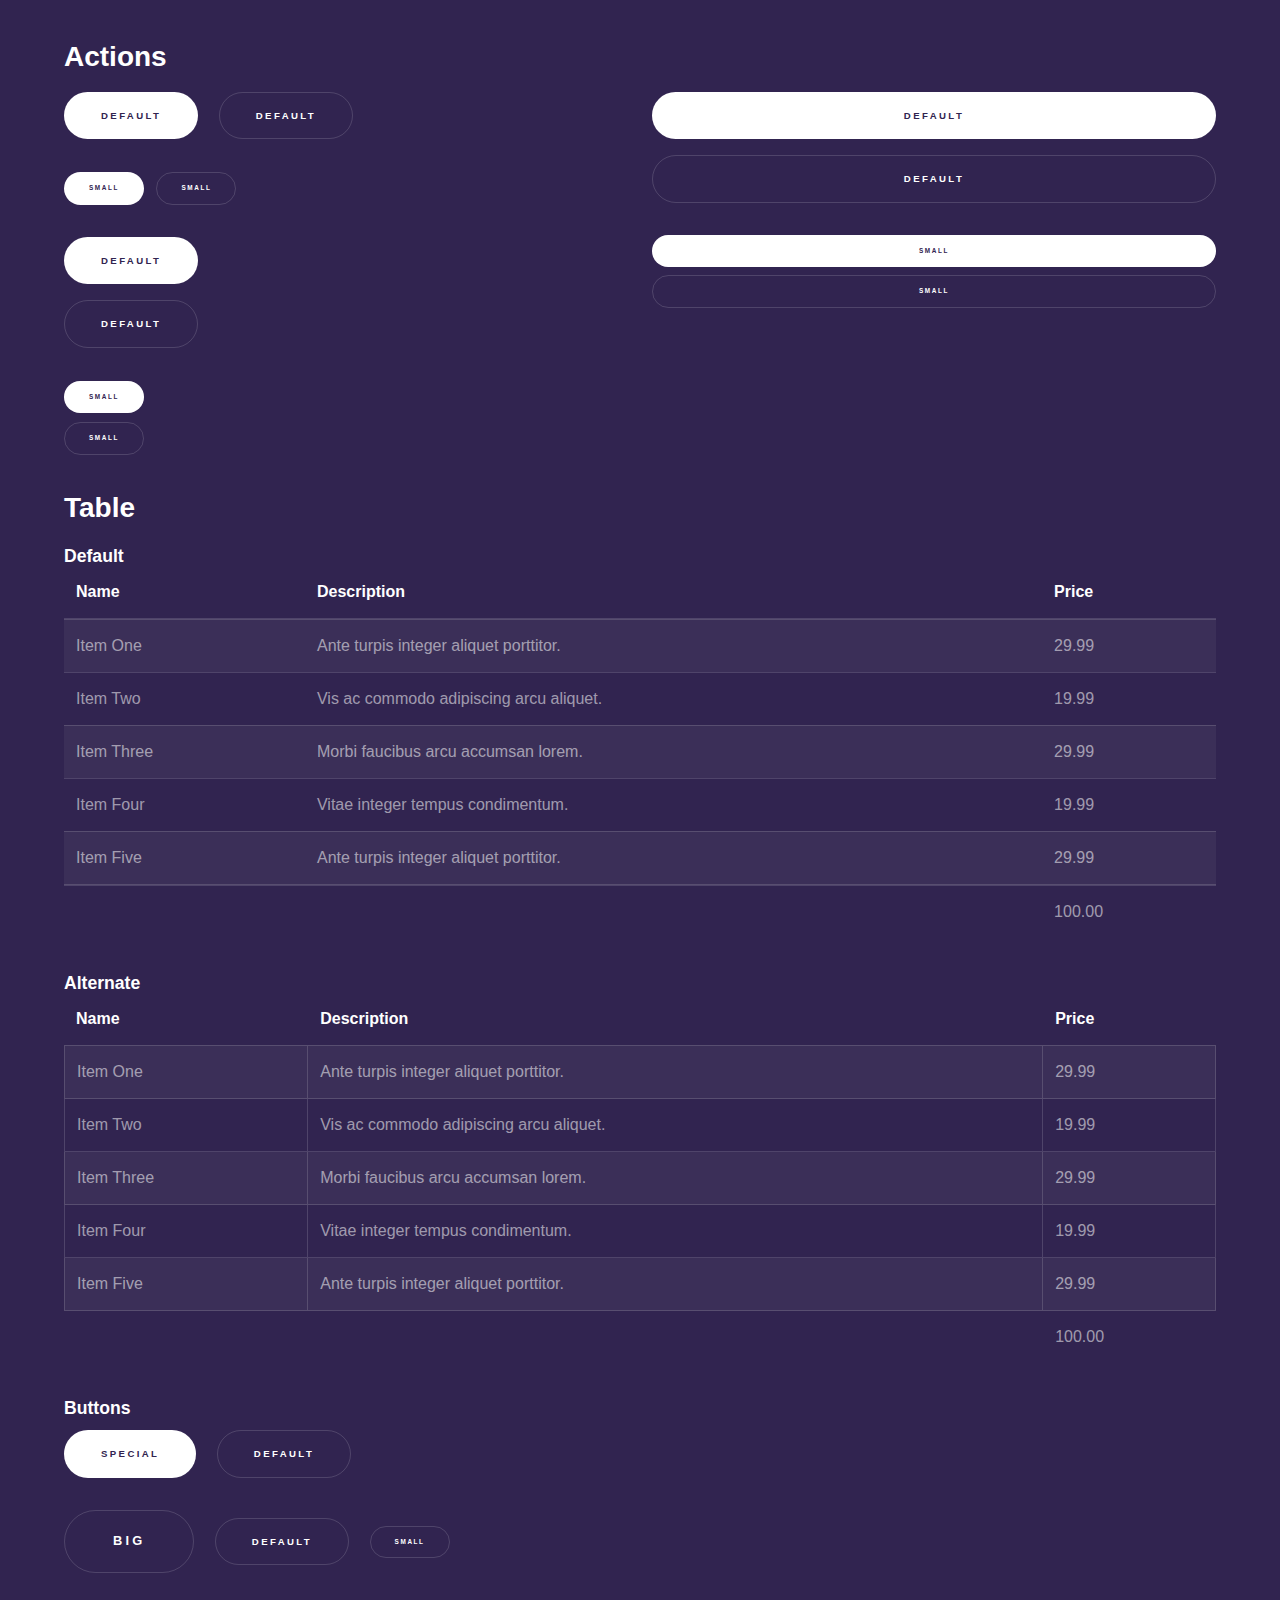
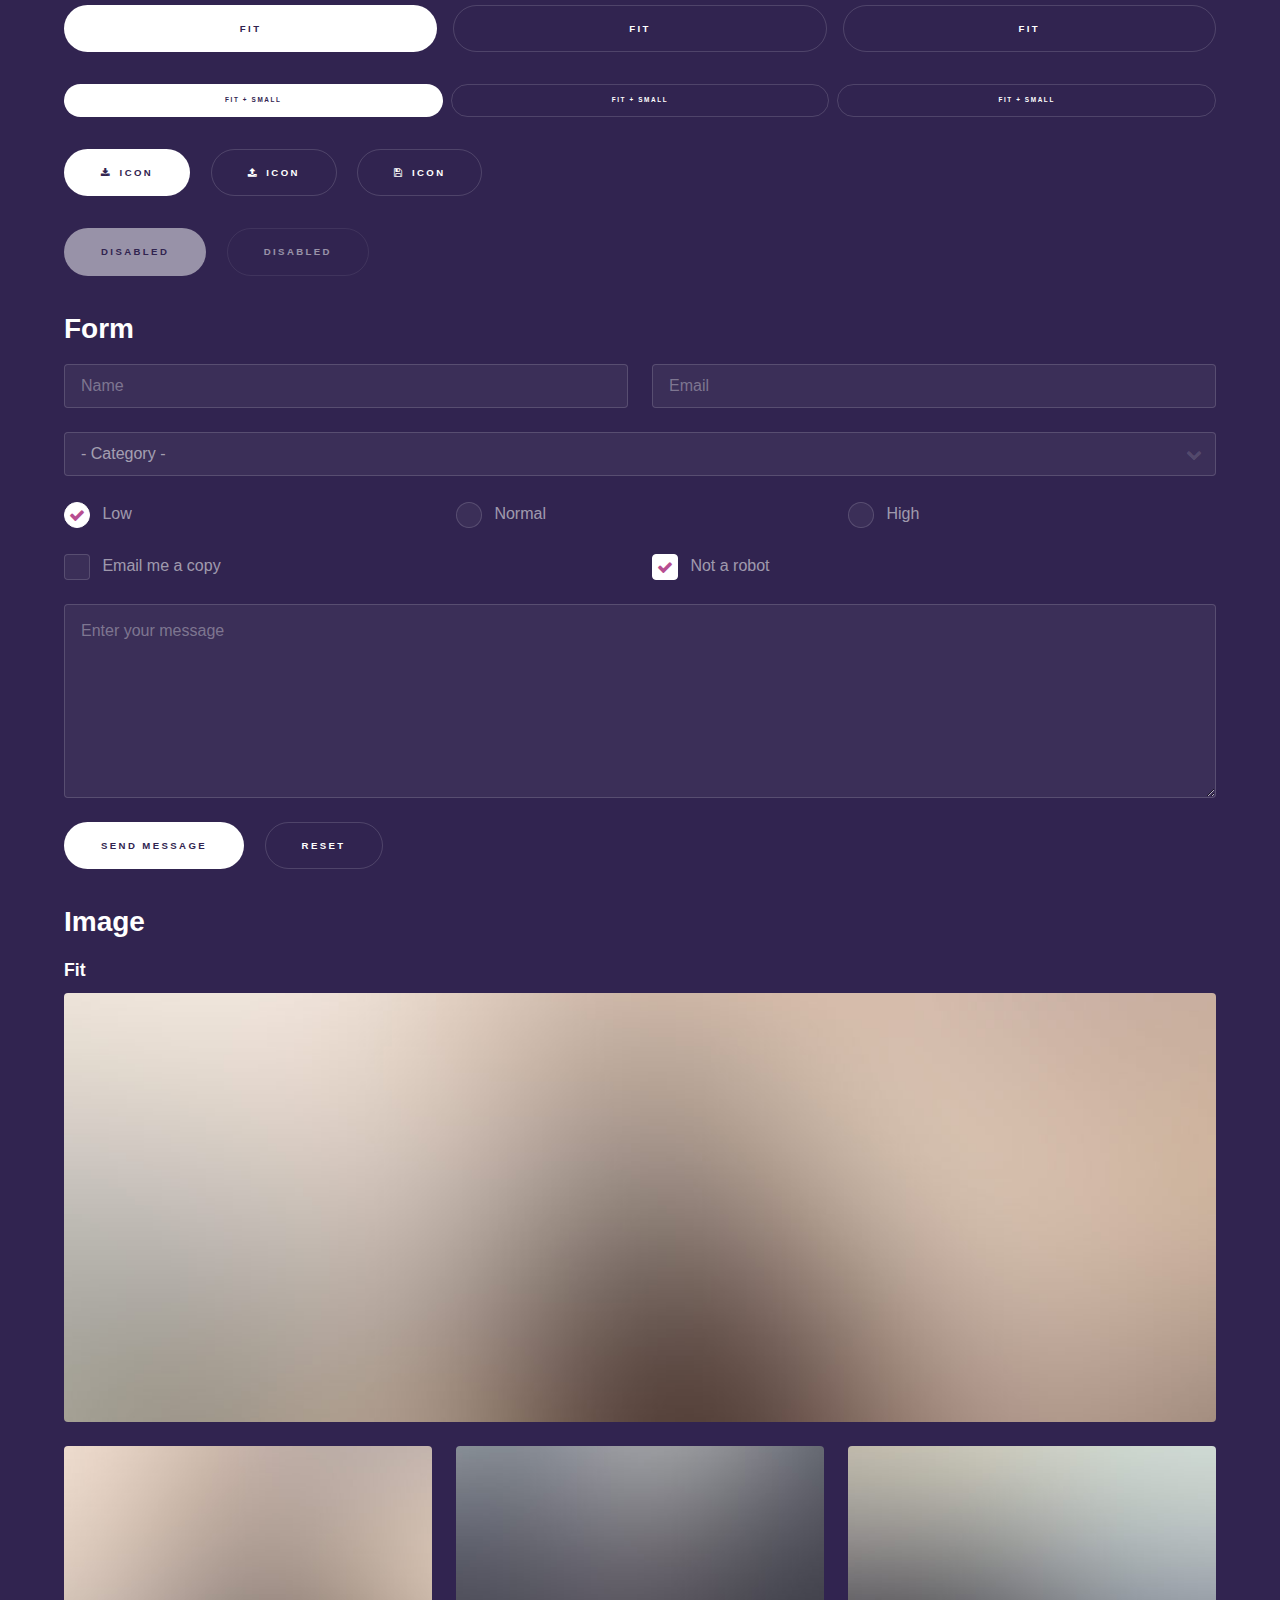
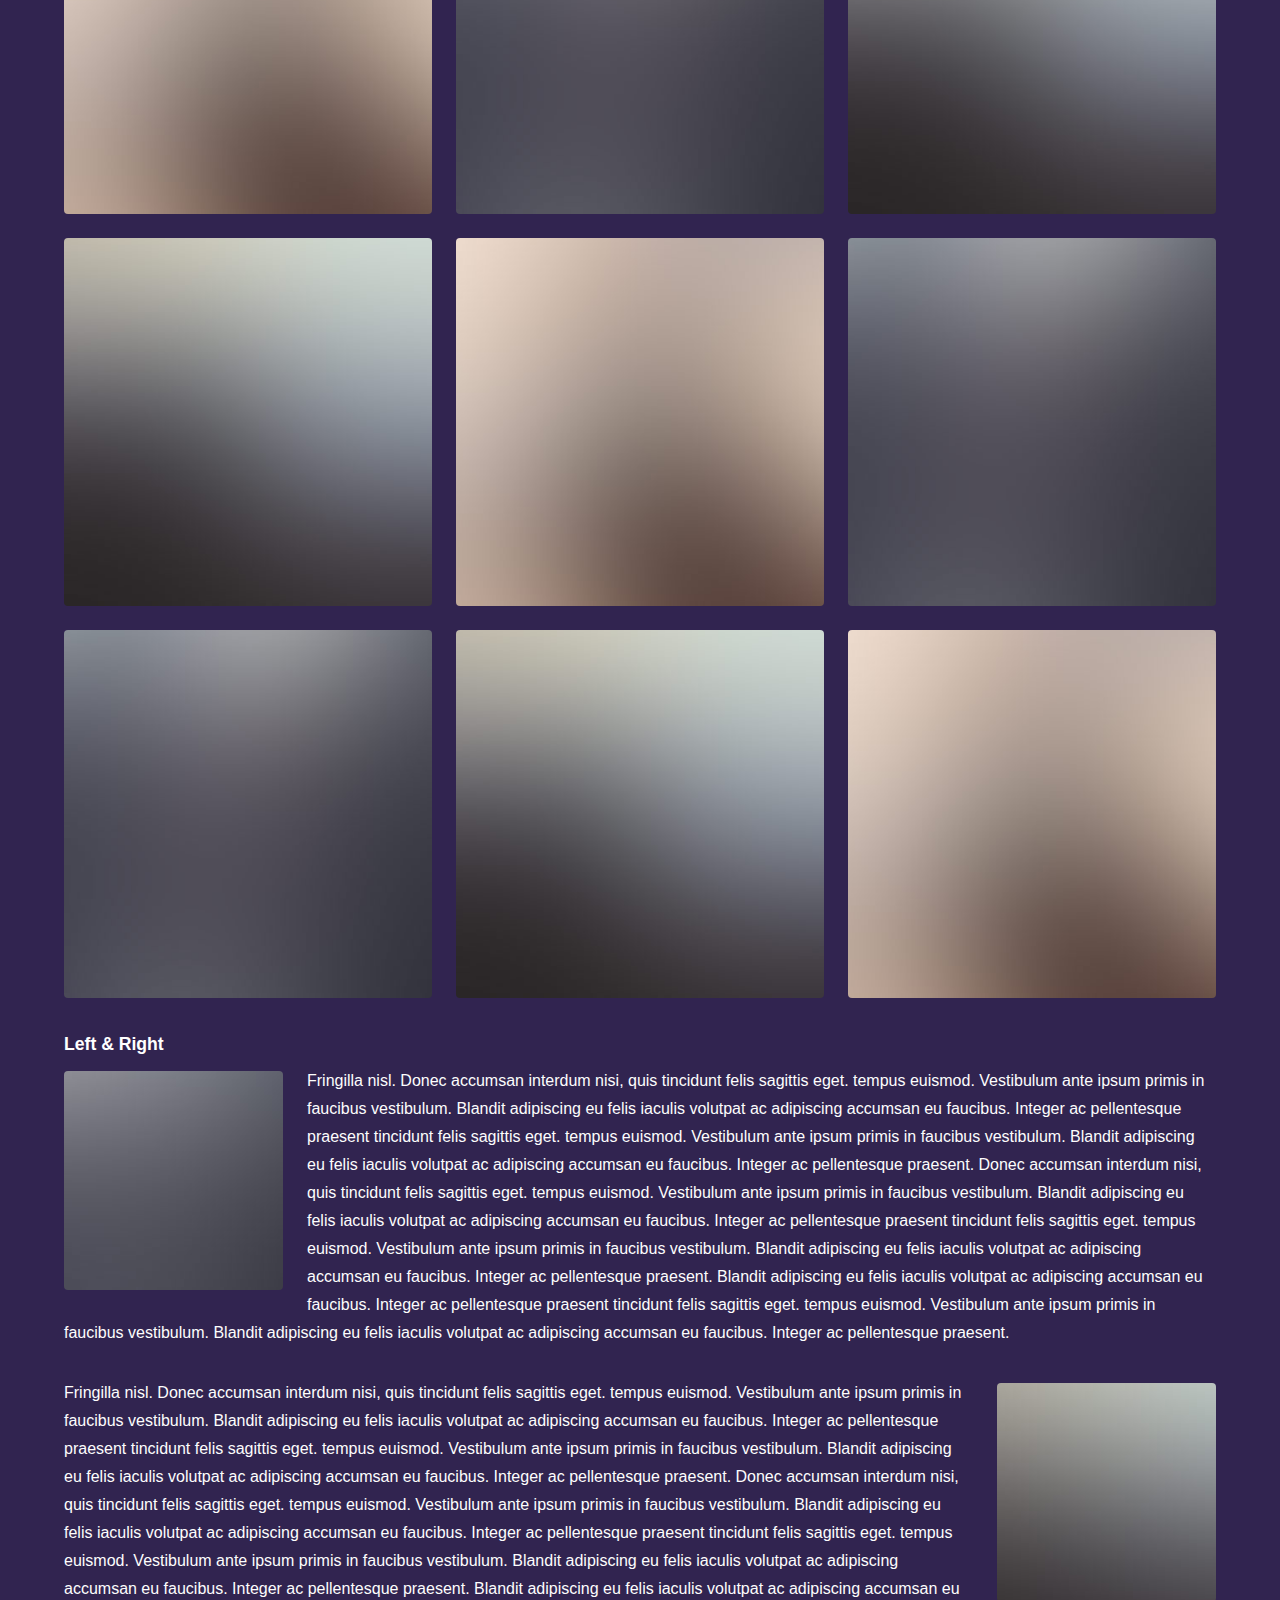
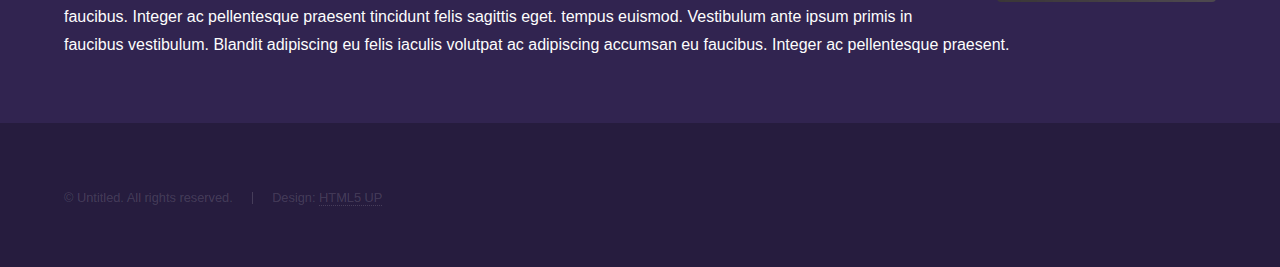
<file: elements.html>
<!DOCTYPE HTML>
<!--
	Hyperspace by HTML5 UP
	html5up.net | @n33co
	Free for personal and commercial use under the CCA 3.0 license (html5up.net/license)
-->
<html>
	<head>
		<title>Elements - Hyperspace by HTML5 UP</title>
		<meta charset="utf-8" />
		<meta name="viewport" content="width=device-width, initial-scale=1" />
		<!--[if lte IE 8]><script src="assets/js/ie/html5shiv.js"></script><![endif]-->
		<link rel="stylesheet" href="assets/css/main.css" />
		<!--[if lte IE 9]><link rel="stylesheet" href="assets/css/ie9.css" /><![endif]-->
		<!--[if lte IE 8]><link rel="stylesheet" href="assets/css/ie8.css" /><![endif]-->
	</head>
	<body>

		<!-- Header -->
			<header id="header">
				<a href="index.html" class="title">Hyperspace</a>
				<nav>
					<ul>
						<li><a href="index.html">Home</a></li>
						<li><a href="generic.html">Generic</a></li>
						<li><a href="elements.html"  class="active">Elements</a></li>
					</ul>
				</nav>
			</header>

		<!-- Wrapper -->
			<div id="wrapper">

				<!-- Main -->
					<section id="main" class="wrapper">
						<div class="inner">
							<h1 class="major">Elements</h1>

							<!-- Text -->
								<section>
									<h2>Text</h2>
									<p>This is <b>bold</b> and this is <strong>strong</strong>. This is <i>italic</i> and this is <em>emphasized</em>.
									This is <sup>superscript</sup> text and this is <sub>subscript</sub> text.
									This is <u>underlined</u> and this is code: <code>for (;;) { ... }</code>. Finally, <a href="#">this is a link</a>.</p>
									<hr />
									<p>Nunc lacinia ante nunc ac lobortis. Interdum adipiscing gravida odio porttitor sem non mi integer non faucibus ornare mi ut ante amet placerat aliquet. Volutpat eu sed ante lacinia sapien lorem accumsan varius montes viverra nibh in adipiscing blandit tempus accumsan.</p>
									<hr />
									<h2>Heading Level 2</h2>
									<h3>Heading Level 3</h3>
									<h4>Heading Level 4</h4>
									<hr />
									<h3>Blockquote</h3>
									<blockquote>Fringilla nisl. Donec accumsan interdum nisi, quis tincidunt felis sagittis eget tempus euismod. Vestibulum ante ipsum primis in faucibus vestibulum. Blandit adipiscing eu felis iaculis volutpat ac adipiscing accumsan faucibus. Vestibulum ante ipsum primis in faucibus lorem ipsum dolor sit amet nullam adipiscing eu felis.</blockquote>
									<h3>Preformatted</h3>
									<pre><code>i = 0;

while (!deck.isInOrder()) {
print 'Iteration ' + i;
deck.shuffle();
i++;
}

print 'It took ' + i + ' iterations to sort the deck.';</code></pre>
								</section>

							<!-- Lists -->
								<section>
									<h2>Lists</h2>
									<div class="row">
										<div class="6u 12u$(medium)">
											<h3>Unordered</h3>
											<ul>
												<li>Dolor pulvinar etiam.</li>
												<li>Sagittis adipiscing.</li>
												<li>Felis enim feugiat.</li>
											</ul>
											<h3>Alternate</h3>
											<ul class="alt">
												<li>Dolor pulvinar etiam.</li>
												<li>Sagittis adipiscing.</li>
												<li>Felis enim feugiat.</li>
											</ul>
										</div>
										<div class="6u$ 12u$(medium)">
											<h3>Ordered</h3>
											<ol>
												<li>Dolor pulvinar etiam.</li>
												<li>Etiam vel felis viverra.</li>
												<li>Felis enim feugiat.</li>
												<li>Dolor pulvinar etiam.</li>
												<li>Etiam vel felis lorem.</li>
												<li>Felis enim et feugiat.</li>
											</ol>
											<h3>Icons</h3>
											<ul class="icons">
												<li><a href="#" class="icon fa-twitter"><span class="label">Twitter</span></a></li>
												<li><a href="#" class="icon fa-facebook"><span class="label">Facebook</span></a></li>
												<li><a href="#" class="icon fa-instagram"><span class="label">Instagram</span></a></li>
												<li><a href="#" class="icon fa-github"><span class="label">Github</span></a></li>
											</ul>
										</div>
									</div>
									<h2>Actions</h2>
									<div class="row">
										<div class="6u 12u$(medium)">
											<ul class="actions">
												<li><a href="#" class="button special">Default</a></li>
												<li><a href="#" class="button">Default</a></li>
											</ul>
											<ul class="actions small">
												<li><a href="#" class="button special small">Small</a></li>
												<li><a href="#" class="button small">Small</a></li>
											</ul>
											<ul class="actions vertical">
												<li><a href="#" class="button special">Default</a></li>
												<li><a href="#" class="button">Default</a></li>
											</ul>
											<ul class="actions vertical small">
												<li><a href="#" class="button special small">Small</a></li>
												<li><a href="#" class="button small">Small</a></li>
											</ul>
										</div>
										<div class="6u 12u$(medium)">
											<ul class="actions vertical">
												<li><a href="#" class="button special fit">Default</a></li>
												<li><a href="#" class="button fit">Default</a></li>
											</ul>
											<ul class="actions vertical small">
												<li><a href="#" class="button special small fit">Small</a></li>
												<li><a href="#" class="button small fit">Small</a></li>
											</ul>
										</div>
									</div>
								</section>

							<!-- Table -->
								<section>
									<h2>Table</h2>
									<h3>Default</h3>
									<div class="table-wrapper">
										<table>
											<thead>
												<tr>
													<th>Name</th>
													<th>Description</th>
													<th>Price</th>
												</tr>
											</thead>
											<tbody>
												<tr>
													<td>Item One</td>
													<td>Ante turpis integer aliquet porttitor.</td>
													<td>29.99</td>
												</tr>
												<tr>
													<td>Item Two</td>
													<td>Vis ac commodo adipiscing arcu aliquet.</td>
													<td>19.99</td>
												</tr>
												<tr>
													<td>Item Three</td>
													<td> Morbi faucibus arcu accumsan lorem.</td>
													<td>29.99</td>
												</tr>
												<tr>
													<td>Item Four</td>
													<td>Vitae integer tempus condimentum.</td>
													<td>19.99</td>
												</tr>
												<tr>
													<td>Item Five</td>
													<td>Ante turpis integer aliquet porttitor.</td>
													<td>29.99</td>
												</tr>
											</tbody>
											<tfoot>
												<tr>
													<td colspan="2"></td>
													<td>100.00</td>
												</tr>
											</tfoot>
										</table>
									</div>

									<h3>Alternate</h3>
									<div class="table-wrapper">
										<table class="alt">
											<thead>
												<tr>
													<th>Name</th>
													<th>Description</th>
													<th>Price</th>
												</tr>
											</thead>
											<tbody>
												<tr>
													<td>Item One</td>
													<td>Ante turpis integer aliquet porttitor.</td>
													<td>29.99</td>
												</tr>
												<tr>
													<td>Item Two</td>
													<td>Vis ac commodo adipiscing arcu aliquet.</td>
													<td>19.99</td>
												</tr>
												<tr>
													<td>Item Three</td>
													<td> Morbi faucibus arcu accumsan lorem.</td>
													<td>29.99</td>
												</tr>
												<tr>
													<td>Item Four</td>
													<td>Vitae integer tempus condimentum.</td>
													<td>19.99</td>
												</tr>
												<tr>
													<td>Item Five</td>
													<td>Ante turpis integer aliquet porttitor.</td>
													<td>29.99</td>
												</tr>
											</tbody>
											<tfoot>
												<tr>
													<td colspan="2"></td>
													<td>100.00</td>
												</tr>
											</tfoot>
										</table>
									</div>
								</section>

							<!-- Buttons -->
								<section>
									<h3>Buttons</h3>
									<ul class="actions">
										<li><a href="#" class="button special">Special</a></li>
										<li><a href="#" class="button">Default</a></li>
									</ul>
									<ul class="actions">
										<li><a href="#" class="button big">Big</a></li>
										<li><a href="#" class="button">Default</a></li>
										<li><a href="#" class="button small">Small</a></li>
									</ul>
									<ul class="actions fit">
										<li><a href="#" class="button special fit">Fit</a></li>
										<li><a href="#" class="button fit">Fit</a></li>
										<li><a href="#" class="button fit">Fit</a></li>
									</ul>
									<ul class="actions fit small">
										<li><a href="#" class="button special fit small">Fit + Small</a></li>
										<li><a href="#" class="button fit small">Fit + Small</a></li>
										<li><a href="#" class="button fit small">Fit + Small</a></li>
									</ul>
									<ul class="actions">
										<li><a href="#" class="button special icon fa-download">Icon</a></li>
										<li><a href="#" class="button icon fa-upload">Icon</a></li>
										<li><a href="#" class="button icon fa-save">Icon</a></li>
									</ul>
									<ul class="actions">
										<li><span class="button special disabled">Disabled</span></li>
										<li><span class="button disabled">Disabled</span></li>
									</ul>
								</section>

							<!-- Form -->
								<section>
									<h2>Form</h2>
									<form method="post" action="#">
										<div class="row uniform">
											<div class="6u 12u$(xsmall)">
												<input type="text" name="demo-name" id="demo-name" value="" placeholder="Name" />
											</div>
											<div class="6u$ 12u$(xsmall)">
												<input type="email" name="demo-email" id="demo-email" value="" placeholder="Email" />
											</div>
											<div class="12u$">
												<div class="select-wrapper">
													<select name="demo-category" id="demo-category">
														<option value="">- Category -</option>
														<option value="1">Manufacturing</option>
														<option value="1">Shipping</option>
														<option value="1">Administration</option>
														<option value="1">Human Resources</option>
													</select>
												</div>
											</div>
											<div class="4u 12u$(small)">
												<input type="radio" id="demo-priority-low" name="demo-priority" checked>
												<label for="demo-priority-low">Low</label>
											</div>
											<div class="4u 12u$(small)">
												<input type="radio" id="demo-priority-normal" name="demo-priority">
												<label for="demo-priority-normal">Normal</label>
											</div>
											<div class="4u$ 12u$(small)">
												<input type="radio" id="demo-priority-high" name="demo-priority">
												<label for="demo-priority-high">High</label>
											</div>
											<div class="6u 12u$(small)">
												<input type="checkbox" id="demo-copy" name="demo-copy">
												<label for="demo-copy">Email me a copy</label>
											</div>
											<div class="6u$ 12u$(small)">
												<input type="checkbox" id="demo-human" name="demo-human" checked>
												<label for="demo-human">Not a robot</label>
											</div>
											<div class="12u$">
												<textarea name="demo-message" id="demo-message" placeholder="Enter your message" rows="6"></textarea>
											</div>
											<div class="12u$">
												<ul class="actions">
													<li><input type="submit" value="Send Message" class="special" /></li>
													<li><input type="reset" value="Reset" /></li>
												</ul>
											</div>
										</div>
									</form>
								</section>

							<!-- Image -->
								<section>
									<h2>Image</h2>
									<h3>Fit</h3>
									<div class="box alt">
										<div class="row uniform">
											<div class="12u$"><span class="image fit"><img src="images/pic04.jpg" alt="" /></span></div>
											<div class="4u"><span class="image fit"><img src="images/pic01.jpg" alt="" /></span></div>
											<div class="4u"><span class="image fit"><img src="images/pic02.jpg" alt="" /></span></div>
											<div class="4u$"><span class="image fit"><img src="images/pic03.jpg" alt="" /></span></div>
											<div class="4u"><span class="image fit"><img src="images/pic03.jpg" alt="" /></span></div>
											<div class="4u"><span class="image fit"><img src="images/pic01.jpg" alt="" /></span></div>
											<div class="4u$"><span class="image fit"><img src="images/pic02.jpg" alt="" /></span></div>
											<div class="4u"><span class="image fit"><img src="images/pic02.jpg" alt="" /></span></div>
											<div class="4u"><span class="image fit"><img src="images/pic03.jpg" alt="" /></span></div>
											<div class="4u$"><span class="image fit"><img src="images/pic01.jpg" alt="" /></span></div>
										</div>
									</div>
									<h3>Left &amp; Right</h3>
									<p><span class="image left"><img src="images/pic05.jpg" alt="" /></span>Fringilla nisl. Donec accumsan interdum nisi, quis tincidunt felis sagittis eget. tempus euismod. Vestibulum ante ipsum primis in faucibus vestibulum. Blandit adipiscing eu felis iaculis volutpat ac adipiscing accumsan eu faucibus. Integer ac pellentesque praesent tincidunt felis sagittis eget. tempus euismod. Vestibulum ante ipsum primis in faucibus vestibulum. Blandit adipiscing eu felis iaculis volutpat ac adipiscing accumsan eu faucibus. Integer ac pellentesque praesent. Donec accumsan interdum nisi, quis tincidunt felis sagittis eget. tempus euismod. Vestibulum ante ipsum primis in faucibus vestibulum. Blandit adipiscing eu felis iaculis volutpat ac adipiscing accumsan eu faucibus. Integer ac pellentesque praesent tincidunt felis sagittis eget. tempus euismod. Vestibulum ante ipsum primis in faucibus vestibulum. Blandit adipiscing eu felis iaculis volutpat ac adipiscing accumsan eu faucibus. Integer ac pellentesque praesent. Blandit adipiscing eu felis iaculis volutpat ac adipiscing accumsan eu faucibus. Integer ac pellentesque praesent tincidunt felis sagittis eget. tempus euismod. Vestibulum ante ipsum primis in faucibus vestibulum. Blandit adipiscing eu felis iaculis volutpat ac adipiscing accumsan eu faucibus. Integer ac pellentesque praesent.</p>
									<p><span class="image right"><img src="images/pic06.jpg" alt="" /></span>Fringilla nisl. Donec accumsan interdum nisi, quis tincidunt felis sagittis eget. tempus euismod. Vestibulum ante ipsum primis in faucibus vestibulum. Blandit adipiscing eu felis iaculis volutpat ac adipiscing accumsan eu faucibus. Integer ac pellentesque praesent tincidunt felis sagittis eget. tempus euismod. Vestibulum ante ipsum primis in faucibus vestibulum. Blandit adipiscing eu felis iaculis volutpat ac adipiscing accumsan eu faucibus. Integer ac pellentesque praesent. Donec accumsan interdum nisi, quis tincidunt felis sagittis eget. tempus euismod. Vestibulum ante ipsum primis in faucibus vestibulum. Blandit adipiscing eu felis iaculis volutpat ac adipiscing accumsan eu faucibus. Integer ac pellentesque praesent tincidunt felis sagittis eget. tempus euismod. Vestibulum ante ipsum primis in faucibus vestibulum. Blandit adipiscing eu felis iaculis volutpat ac adipiscing accumsan eu faucibus. Integer ac pellentesque praesent. Blandit adipiscing eu felis iaculis volutpat ac adipiscing accumsan eu faucibus. Integer ac pellentesque praesent tincidunt felis sagittis eget. tempus euismod. Vestibulum ante ipsum primis in faucibus vestibulum. Blandit adipiscing eu felis iaculis volutpat ac adipiscing accumsan eu faucibus. Integer ac pellentesque praesent.</p>
								</section>

						</div>
					</section>

			</div>

		<!-- Footer -->
			<footer id="footer" class="wrapper alt">
				<div class="inner">
					<ul class="menu">
						<li>&copy; Untitled. All rights reserved.</li><li>Design: <a href="http://html5up.net">HTML5 UP</a></li>
					</ul>
				</div>
			</footer>

		<!-- Scripts -->
			<script src="assets/js/jquery.min.js"></script>
			<script src="assets/js/jquery.scrollex.min.js"></script>
			<script src="assets/js/jquery.scrolly.min.js"></script>
			<script src="assets/js/skel.min.js"></script>
			<script src="assets/js/util.js"></script>
			<!--[if lte IE 8]><script src="assets/js/ie/respond.min.js"></script><![endif]-->
			<script src="assets/js/main.js"></script>

	</body>
</html>
</file>
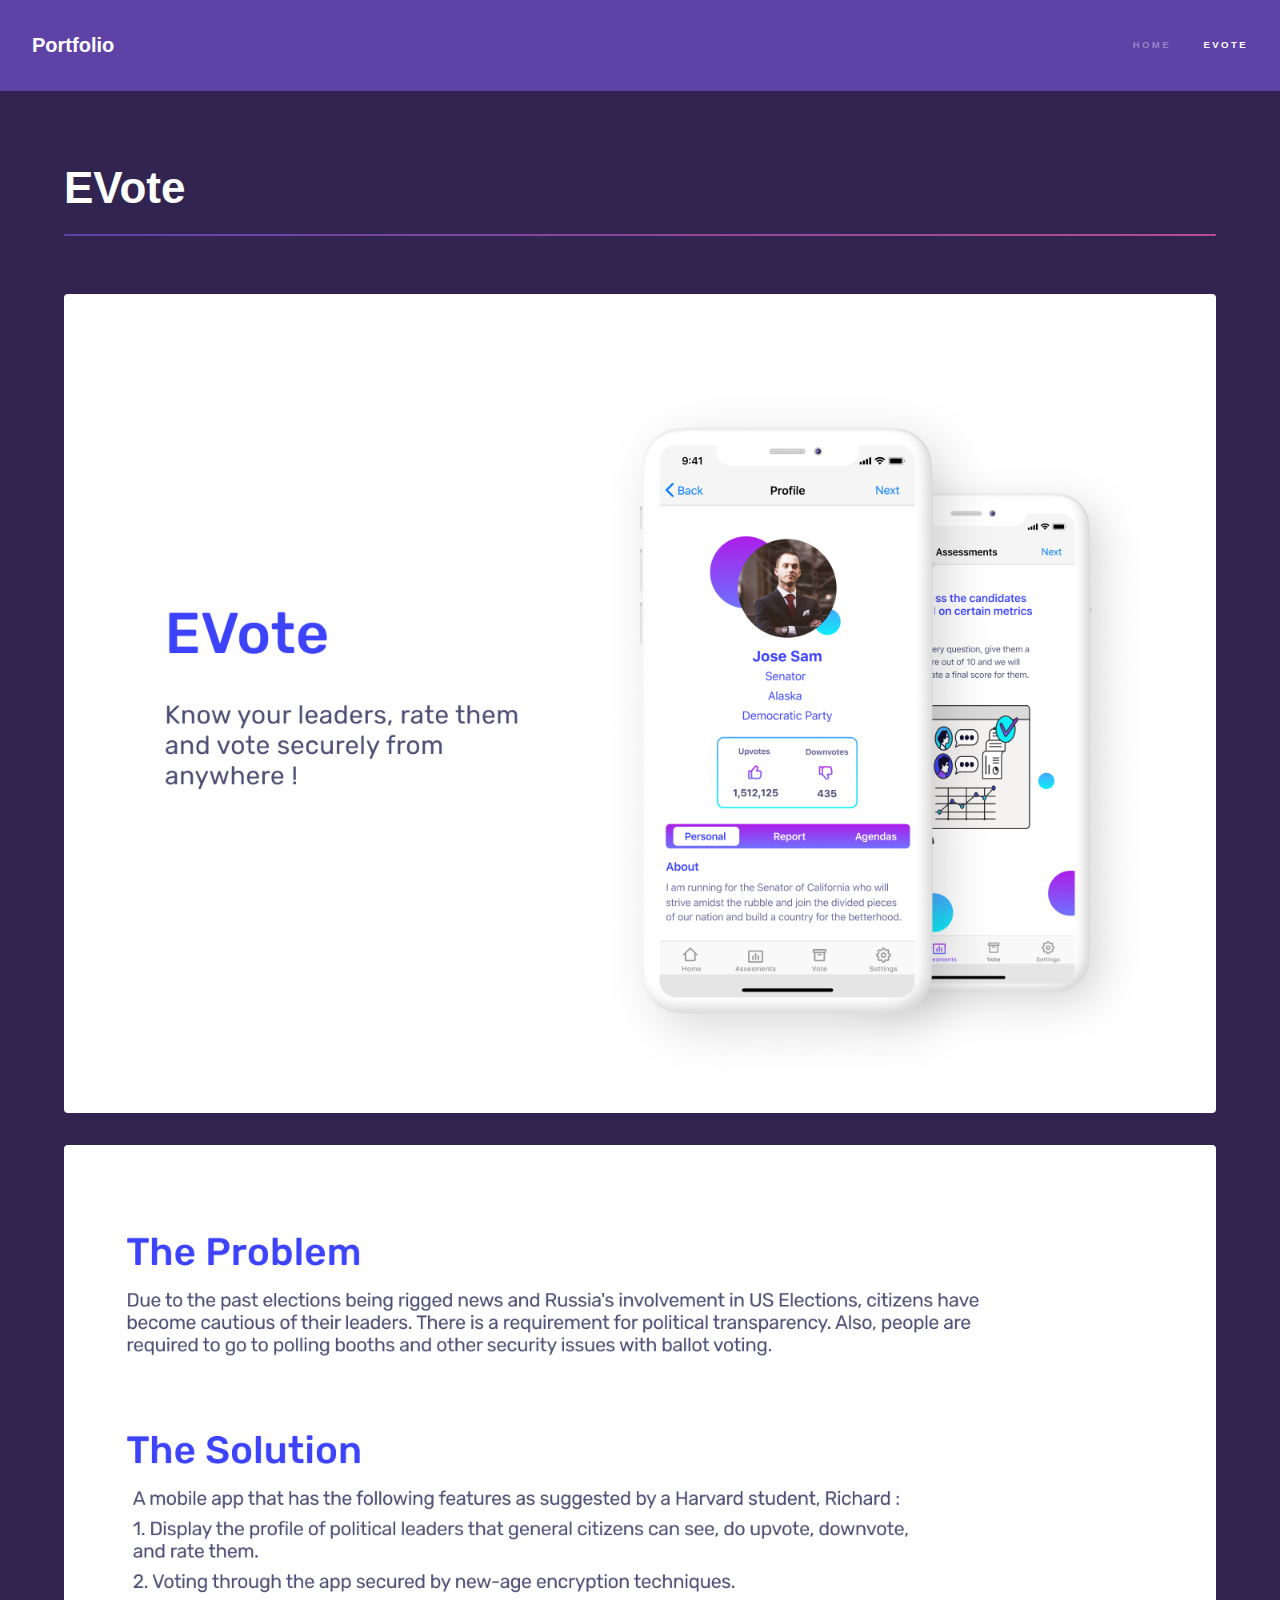
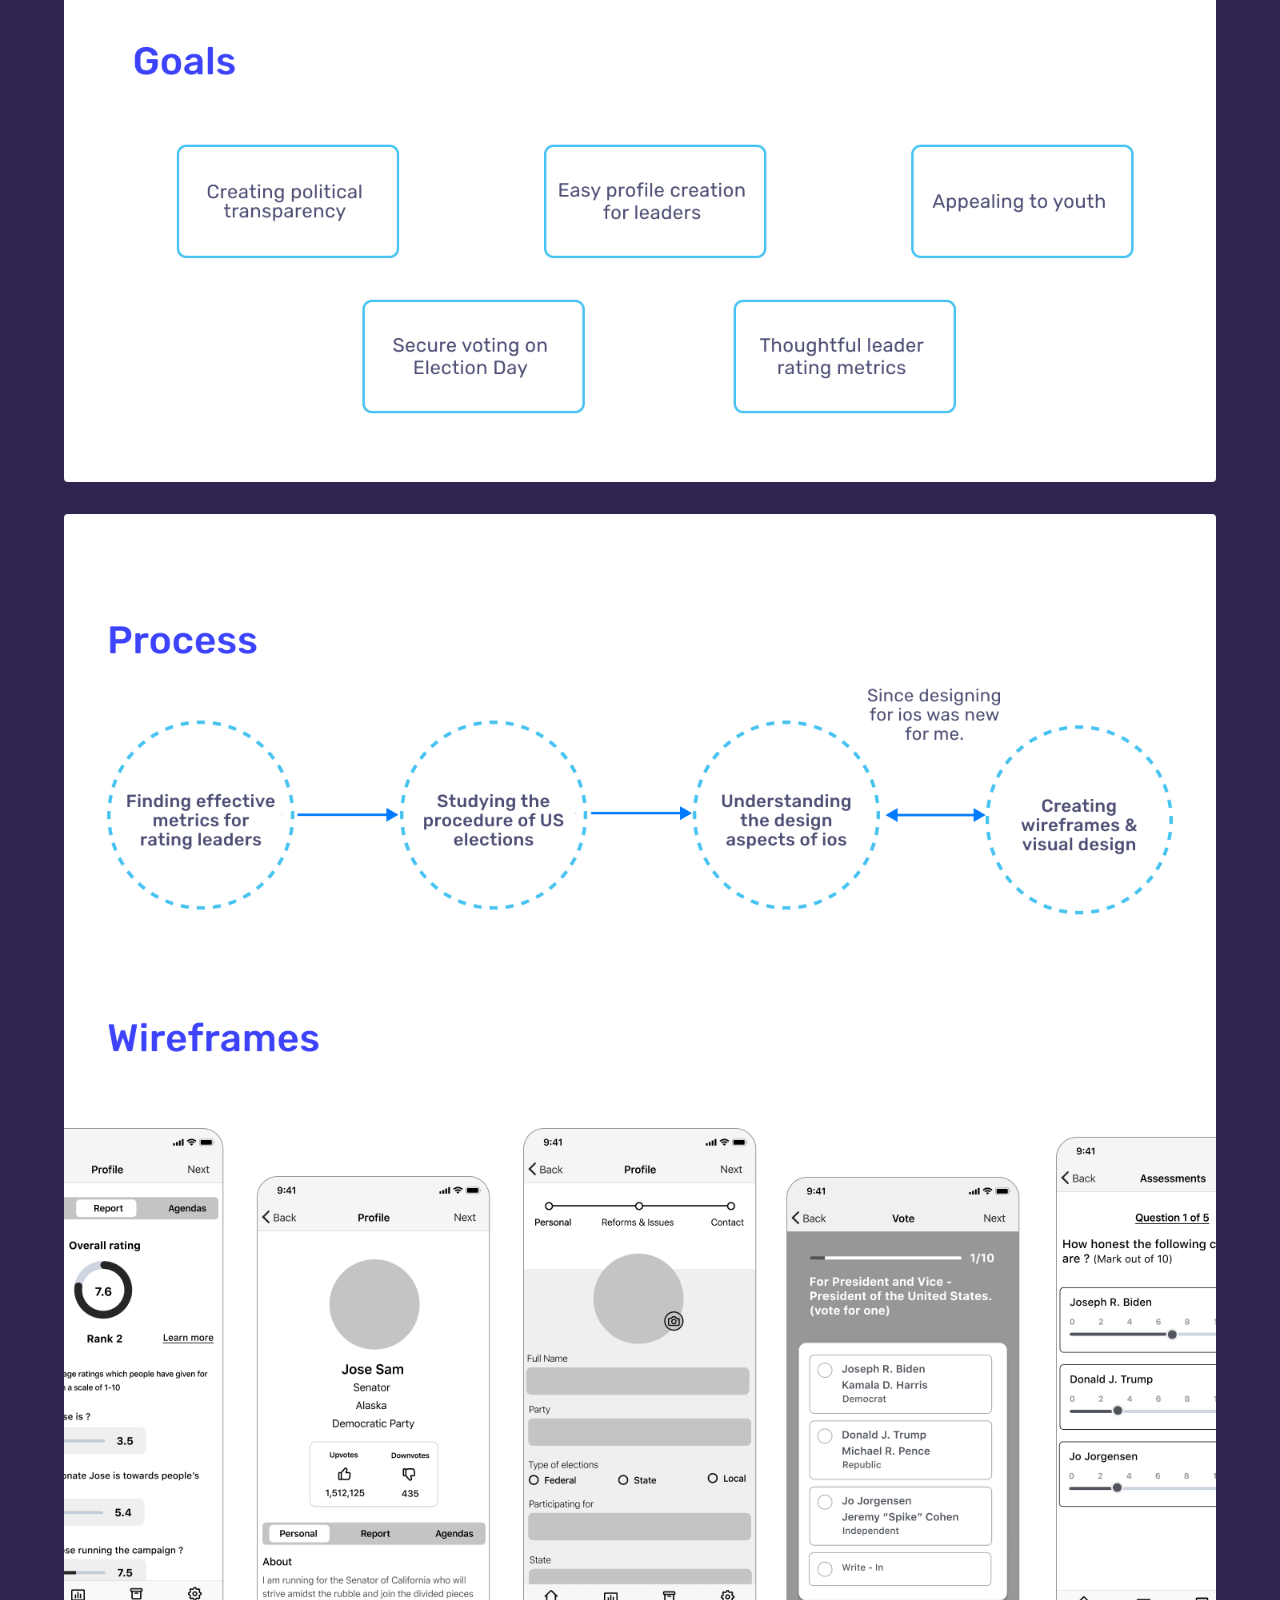
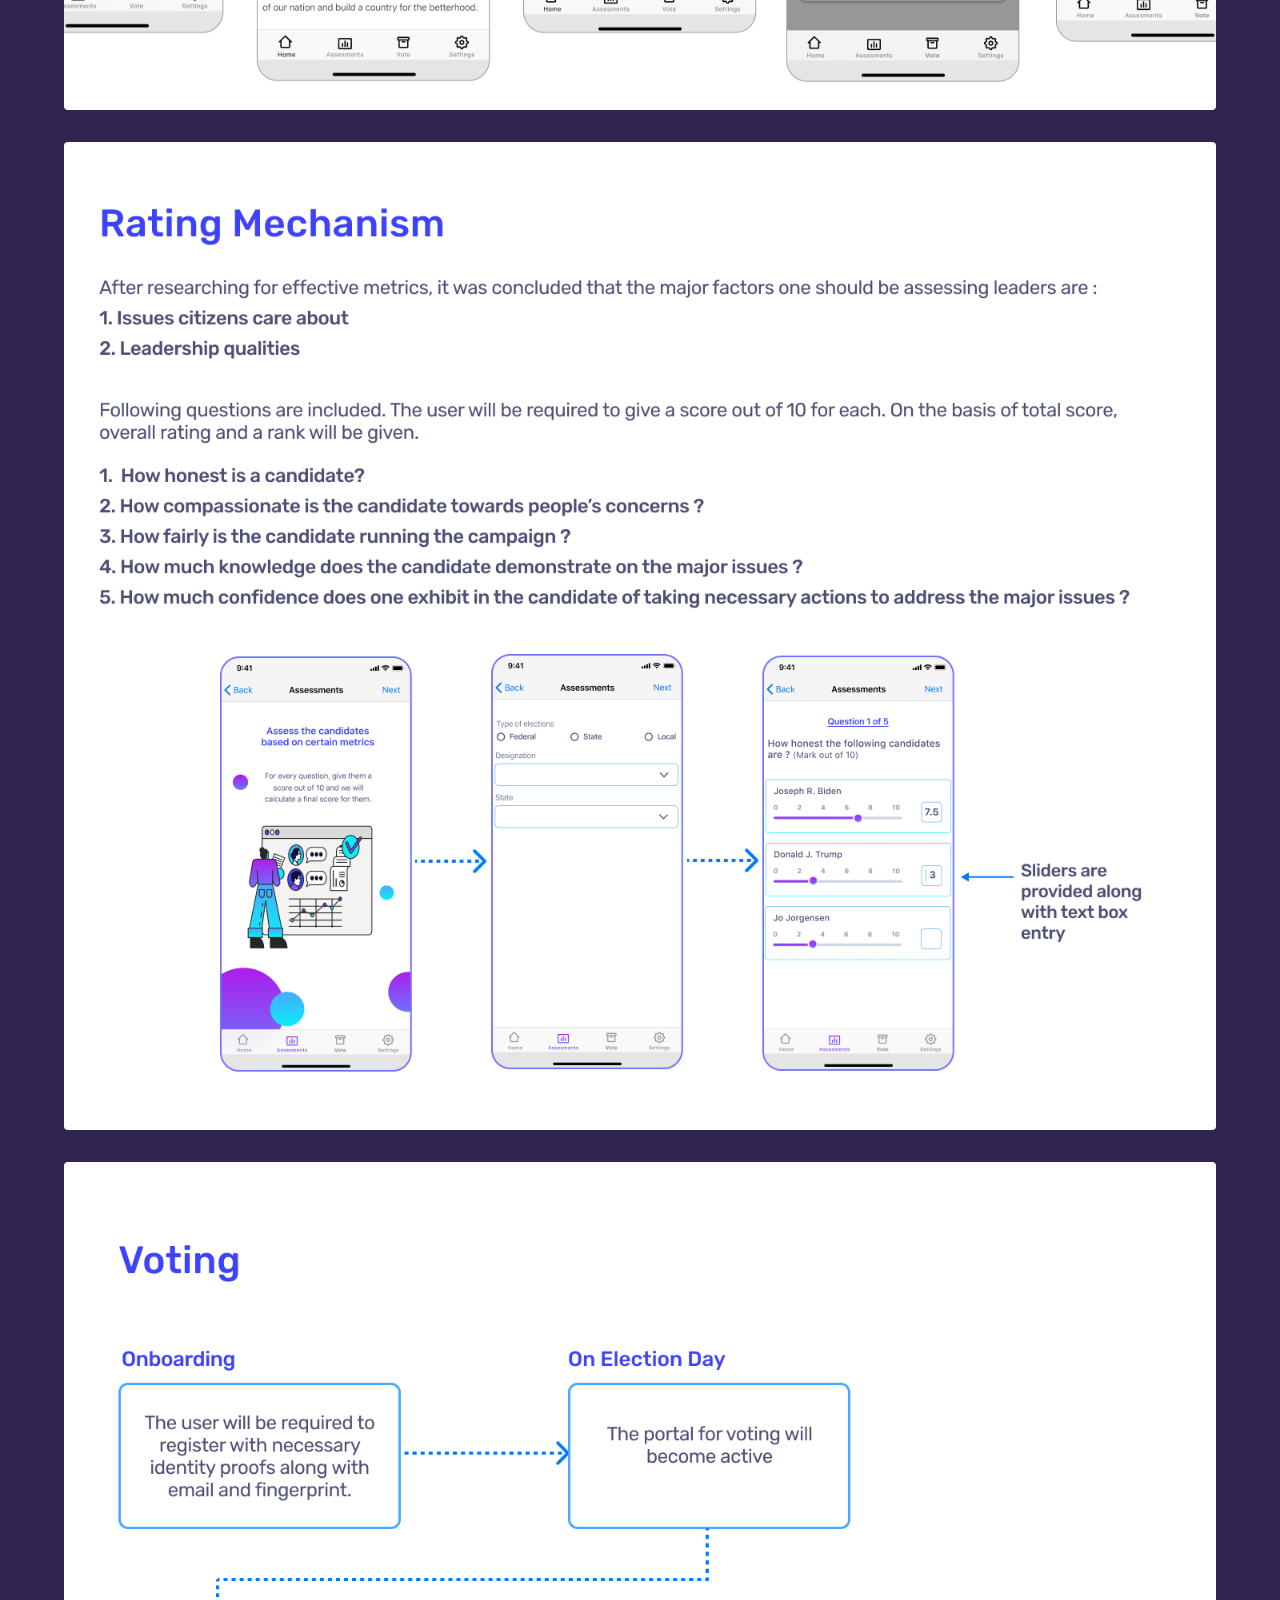
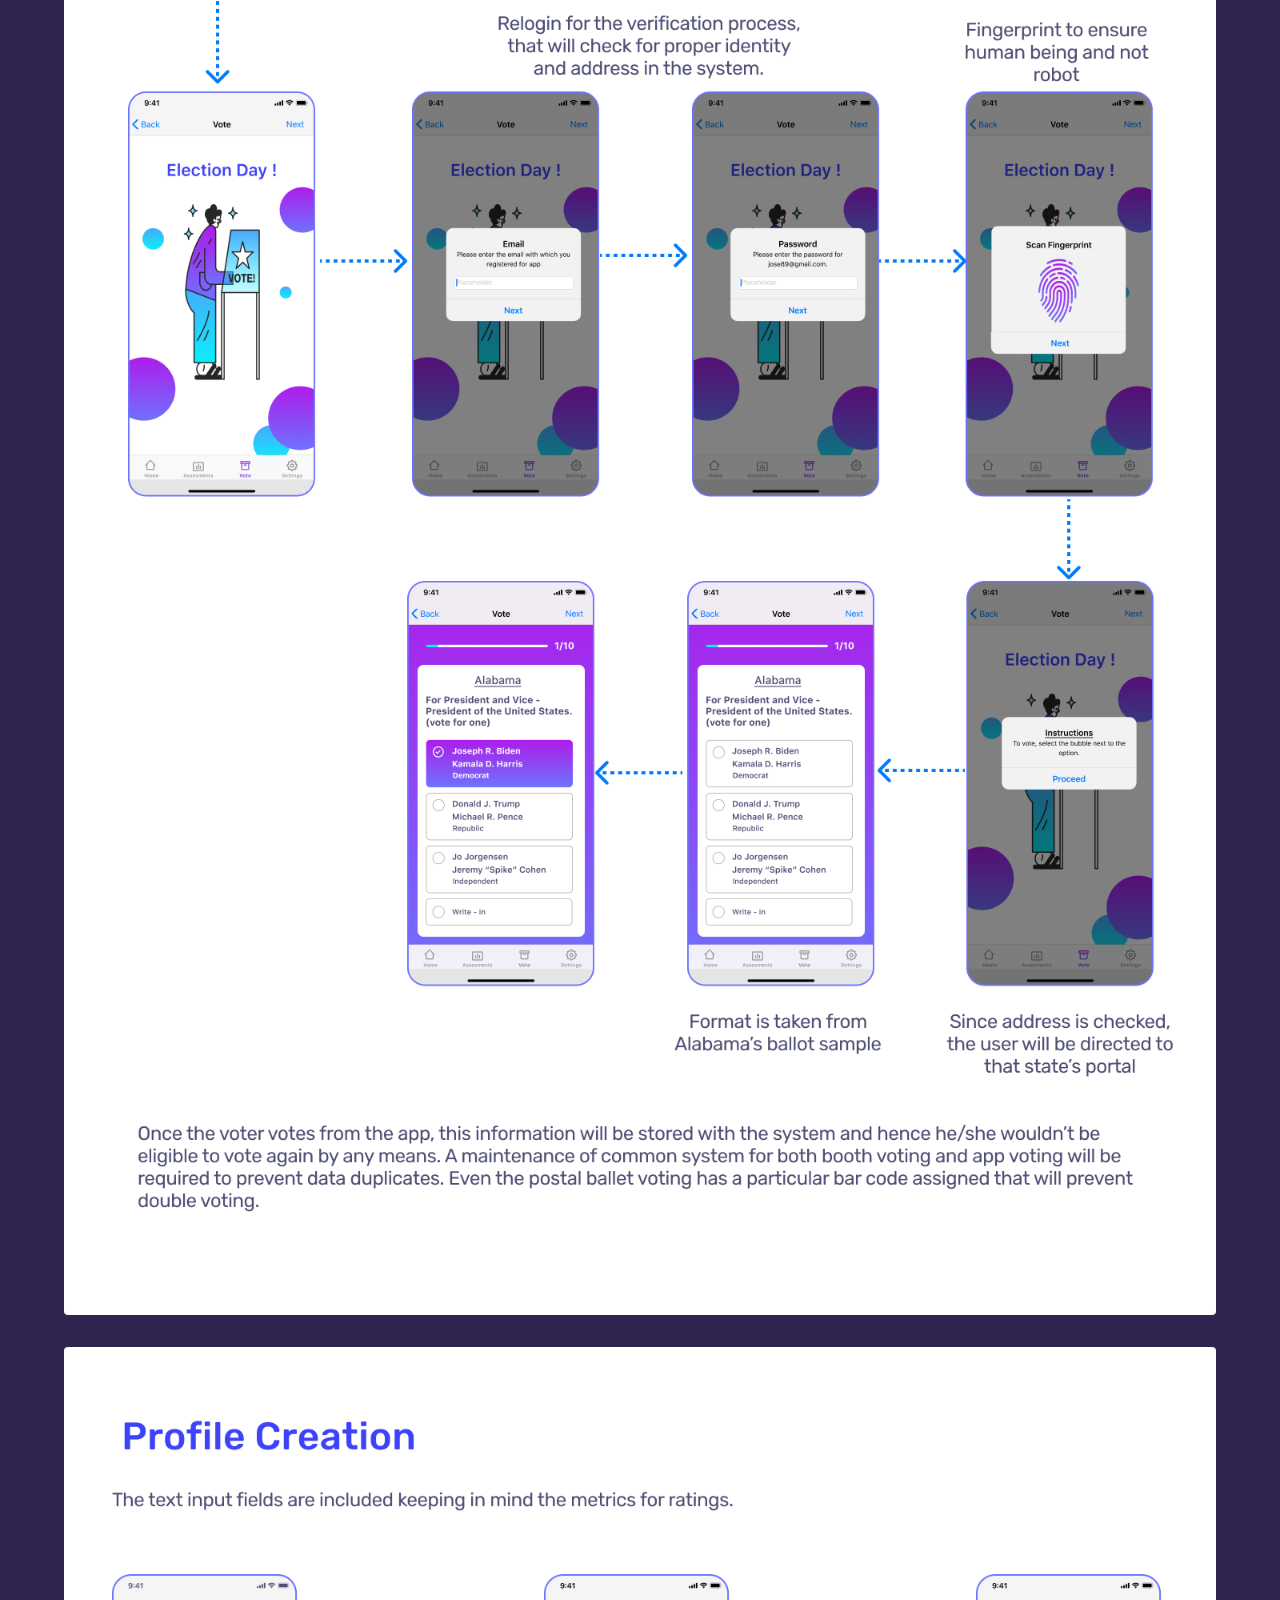
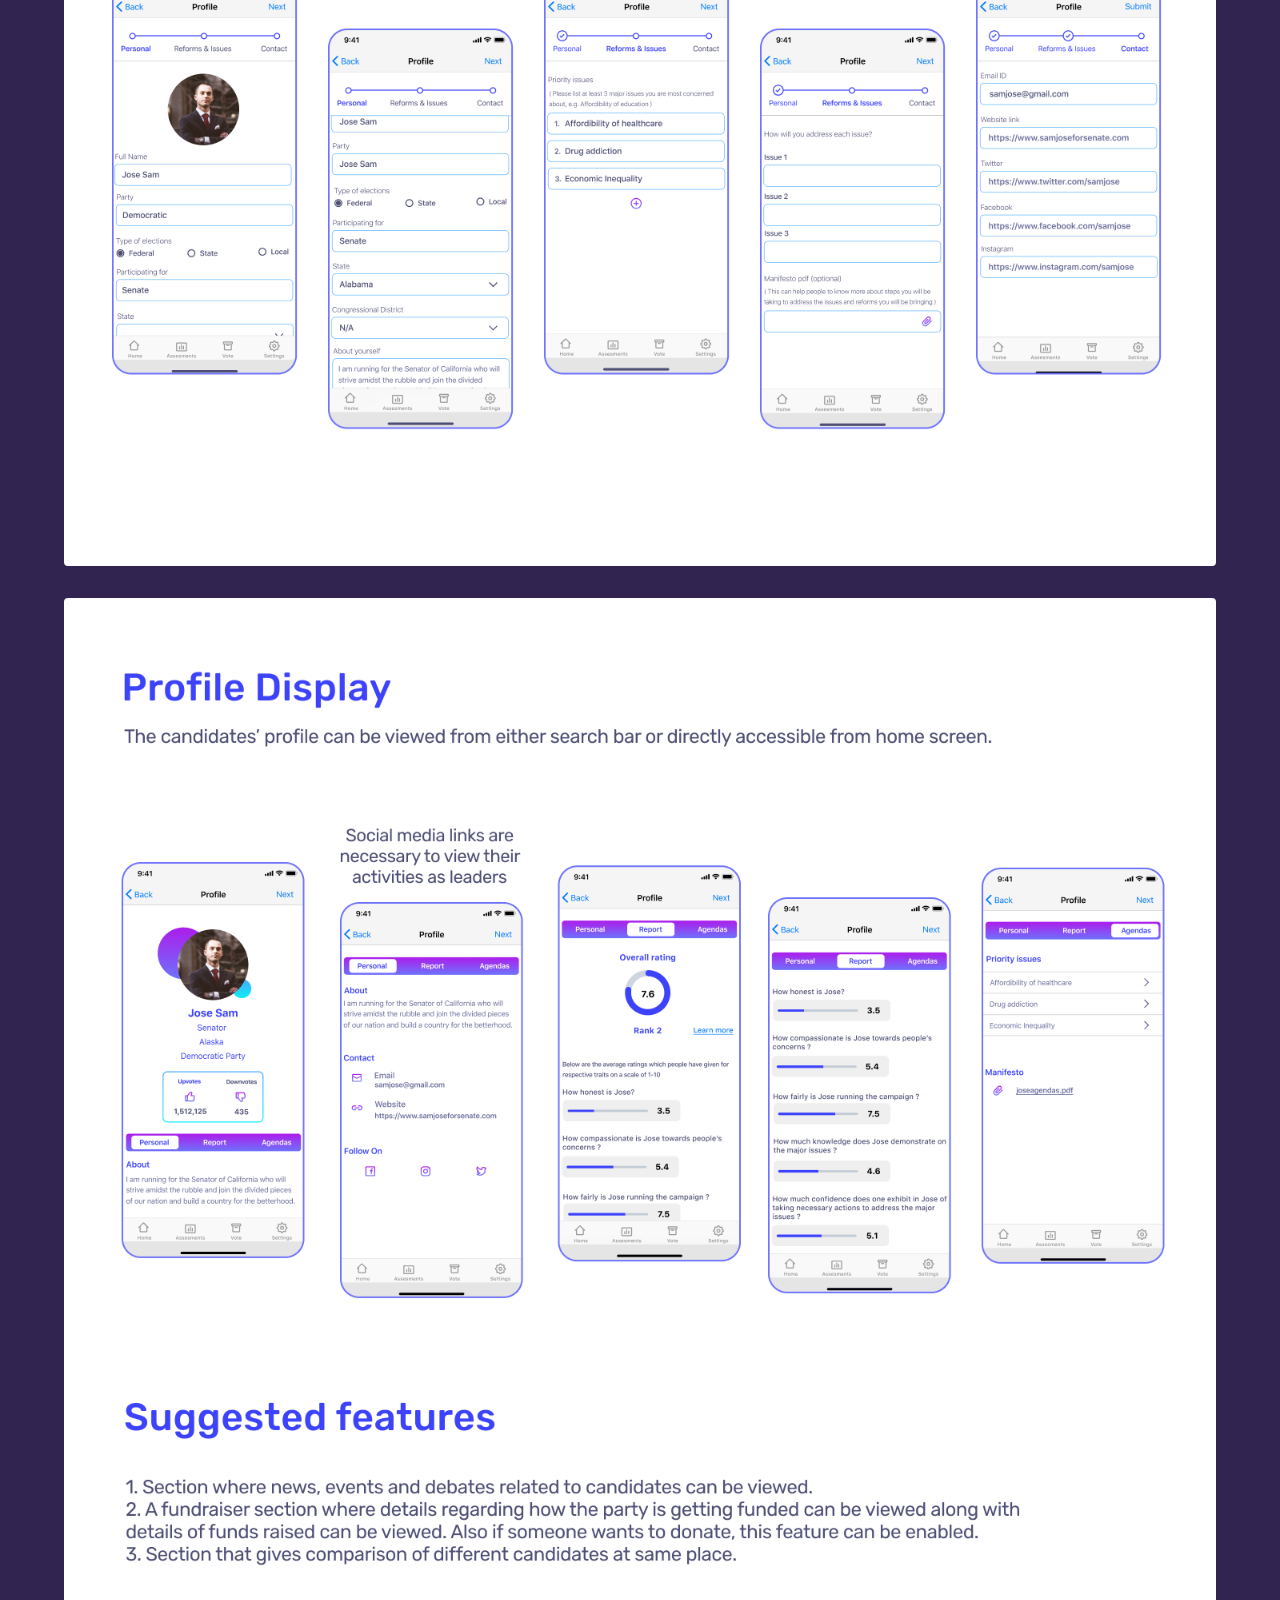
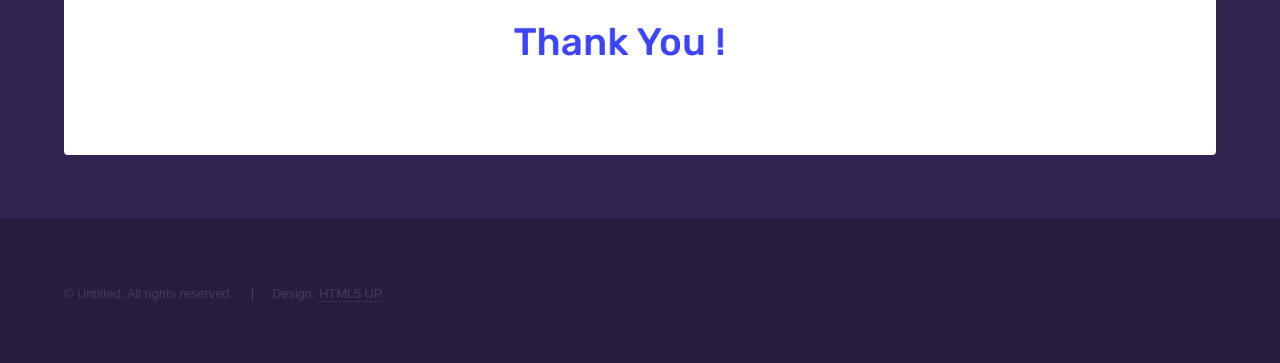
<file: EVote.html>
<!DOCTYPE HTML>
<!--
	Hyperspace by HTML5 UP
	html5up.net | @n33co
	Free for personal and commercial use under the CCA 3.0 license (html5up.net/license)
-->
<html>
	<head>
		<title>EVote-Portfolio</title>
		<meta charset="utf-8" />
		<meta name="viewport" content="width=device-width, initial-scale=1" />
		<!--[if lte IE 8]><script src="assets/js/ie/html5shiv.js"></script><![endif]-->
		<link rel="stylesheet" href="assets/css/main.css" />
		<!--[if lte IE 9]><link rel="stylesheet" href="assets/css/ie9.css" /><![endif]-->
		<!--[if lte IE 8]><link rel="stylesheet" href="assets/css/ie8.css" /><![endif]-->
		
	</head>
	<body>

		<!-- Header -->
			<header id="header">
				<a href="index.html" class="title">Portfolio</a>
				<nav>
					<ul>
						<li><a href="index.html">Home</a></li>
						<li><a href="generic.html" class="active">EVote</a></li>
					</ul>
				</nav>
			</header>

		<!-- Wrapper -->
			<div id="wrapper">

				<!-- Main -->
					<section id="main" class="wrapper">
						<div class="inner">
							<h1 class="major">EVote</h1>
							
							
						<span class="image fit"><img src="images/vote1.png" alt="" /></span>
						<span class="image fit"><img src="images/vote2.png" alt="" /></span>
						<span class="image fit"><img src="images/vote3.png" alt="" /></span>
						<span class="image fit"><img src="images/vote4.png" alt="" /></span>
						<span class="image fit"><img src="images/vote5.png" alt="" /></span>
						<span class="image fit"><img src="images/vote6.png" alt="" /></span>
            <span class="image fit"><img src="images/vote7.png" alt="" /></span>
						</div>
					</section>


		<!-- Footer -->
			<footer id="footer" class="wrapper alt">
				<div class="inner">
					<ul class="menu">
						<li>&copy; Untitled. All rights reserved.</li><li>Design: <a href="http://html5up.net">HTML5 UP</a></li>
					</ul>
				</div>
			</footer>

		<!-- Scripts -->
			<script src="assets/js/jquery.min.js"></script>
			<script src="assets/js/jquery.scrollex.min.js"></script>
			<script src="assets/js/jquery.scrolly.min.js"></script>
			<script src="assets/js/skel.min.js"></script>
			<script src="assets/js/util.js"></script>
			<!--[if lte IE 8]><script src="assets/js/ie/respond.min.js"></script><![endif]-->
			<script src="assets/js/main.js"></script>

	</body>
</html>
</file>
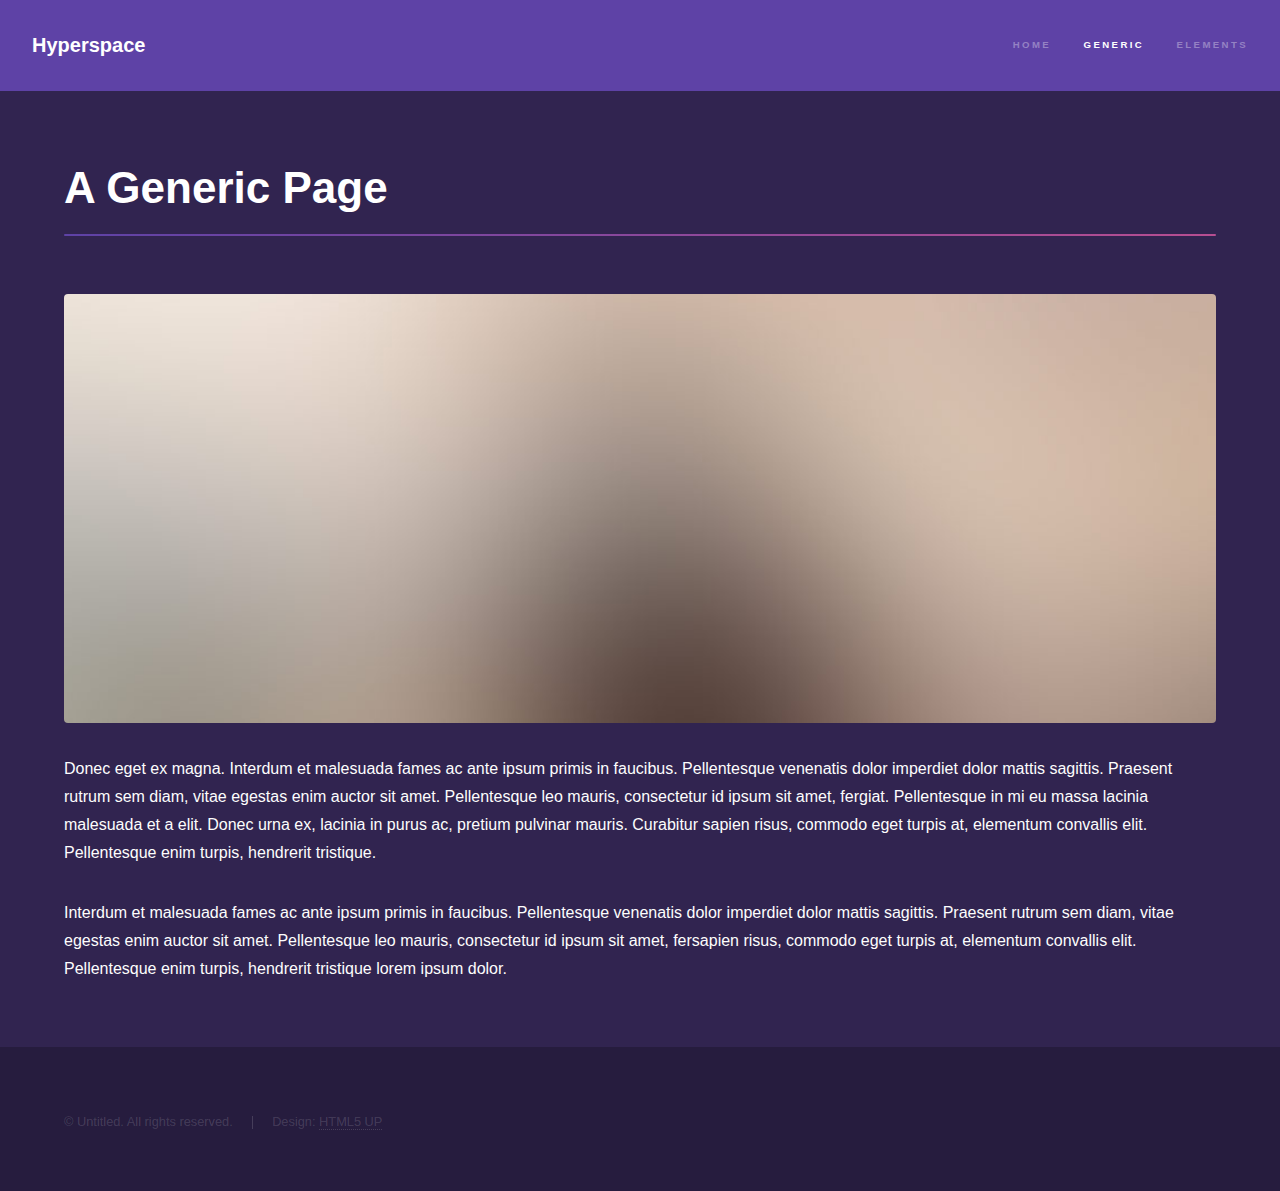
<file: generic.html>
<!DOCTYPE HTML>
<!--
	Hyperspace by HTML5 UP
	html5up.net | @n33co
	Free for personal and commercial use under the CCA 3.0 license (html5up.net/license)
-->
<html>
	<head>
		<title>Generic - Hyperspace by HTML5 UP</title>
		<meta charset="utf-8" />
		<meta name="viewport" content="width=device-width, initial-scale=1" />
		<!--[if lte IE 8]><script src="assets/js/ie/html5shiv.js"></script><![endif]-->
		<link rel="stylesheet" href="assets/css/main.css" />
		<!--[if lte IE 9]><link rel="stylesheet" href="assets/css/ie9.css" /><![endif]-->
		<!--[if lte IE 8]><link rel="stylesheet" href="assets/css/ie8.css" /><![endif]-->
	</head>
	<body>

		<!-- Header -->
			<header id="header">
				<a href="index.html" class="title">Hyperspace</a>
				<nav>
					<ul>
						<li><a href="index.html">Home</a></li>
						<li><a href="generic.html" class="active">Generic</a></li>
						<li><a href="elements.html">Elements</a></li>
					</ul>
				</nav>
			</header>

		<!-- Wrapper -->
			<div id="wrapper">

				<!-- Main -->
					<section id="main" class="wrapper">
						<div class="inner">
							<h1 class="major">A Generic Page</h1>
							<span class="image fit"><img src="images/pic04.jpg" alt="" /></span>
							<p>Donec eget ex magna. Interdum et malesuada fames ac ante ipsum primis in faucibus. Pellentesque venenatis dolor imperdiet dolor mattis sagittis. Praesent rutrum sem diam, vitae egestas enim auctor sit amet. Pellentesque leo mauris, consectetur id ipsum sit amet, fergiat. Pellentesque in mi eu massa lacinia malesuada et a elit. Donec urna ex, lacinia in purus ac, pretium pulvinar mauris. Curabitur sapien risus, commodo eget turpis at, elementum convallis elit. Pellentesque enim turpis, hendrerit tristique.</p>
							<p>Interdum et malesuada fames ac ante ipsum primis in faucibus. Pellentesque venenatis dolor imperdiet dolor mattis sagittis. Praesent rutrum sem diam, vitae egestas enim auctor sit amet. Pellentesque leo mauris, consectetur id ipsum sit amet, fersapien risus, commodo eget turpis at, elementum convallis elit. Pellentesque enim turpis, hendrerit tristique lorem ipsum dolor.</p>
						</div>
					</section>

			</div>

		<!-- Footer -->
			<footer id="footer" class="wrapper alt">
				<div class="inner">
					<ul class="menu">
						<li>&copy; Untitled. All rights reserved.</li><li>Design: <a href="http://html5up.net">HTML5 UP</a></li>
					</ul>
				</div>
			</footer>

		<!-- Scripts -->
			<script src="assets/js/jquery.min.js"></script>
			<script src="assets/js/jquery.scrollex.min.js"></script>
			<script src="assets/js/jquery.scrolly.min.js"></script>
			<script src="assets/js/skel.min.js"></script>
			<script src="assets/js/util.js"></script>
			<!--[if lte IE 8]><script src="assets/js/ie/respond.min.js"></script><![endif]-->
			<script src="assets/js/main.js"></script>

	</body>
</html>
</file>
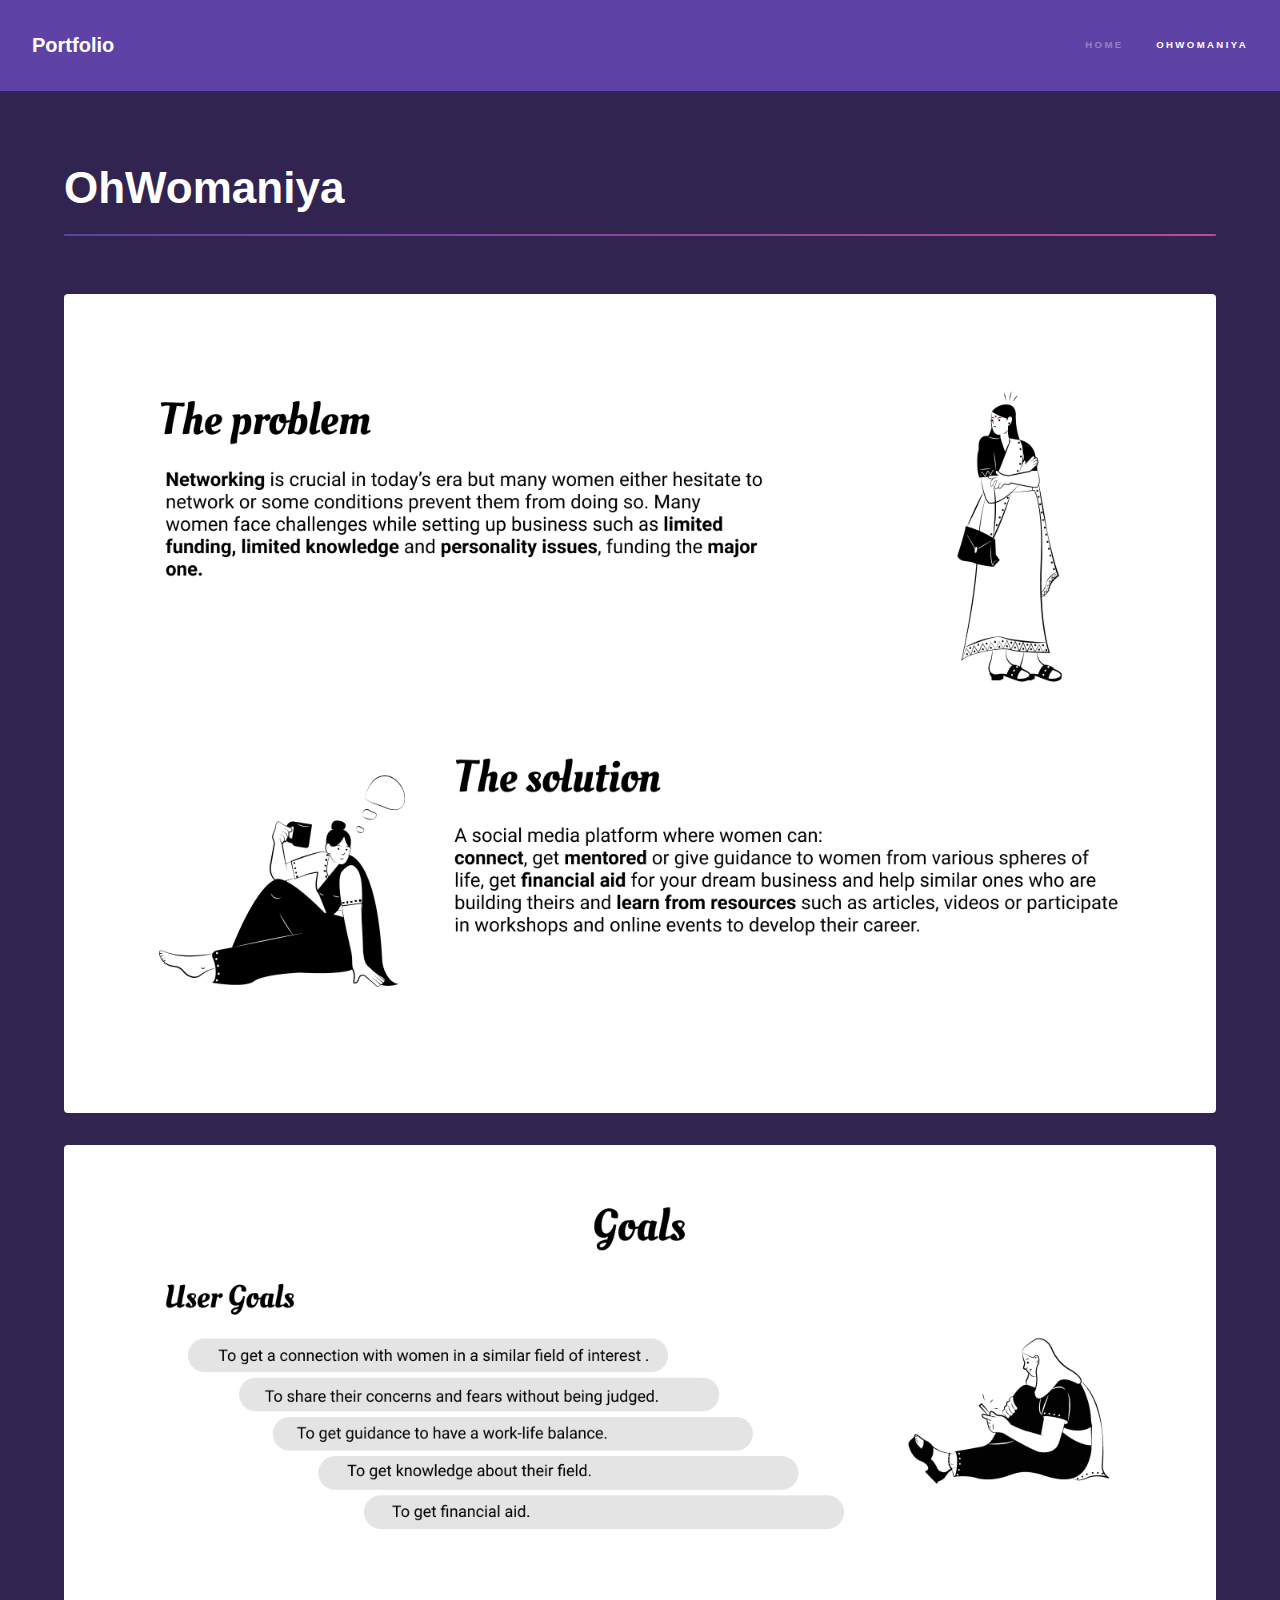
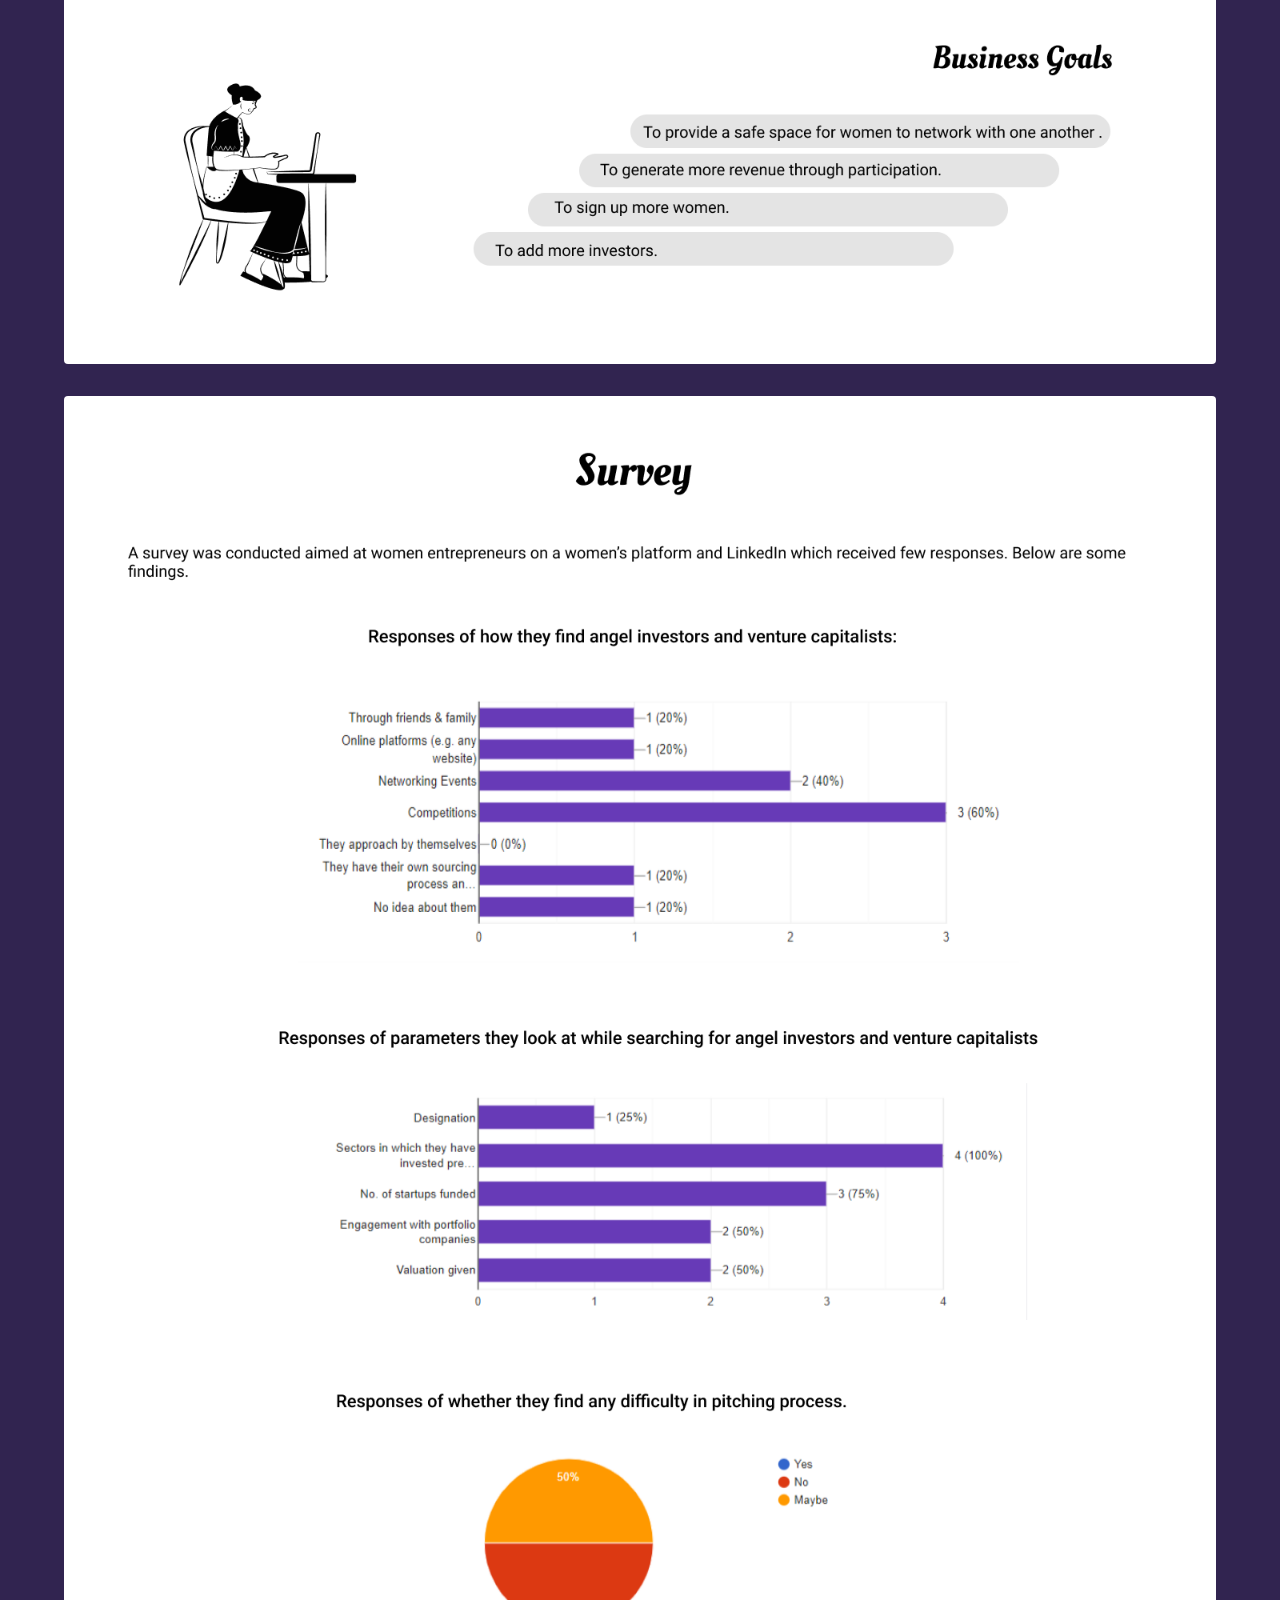
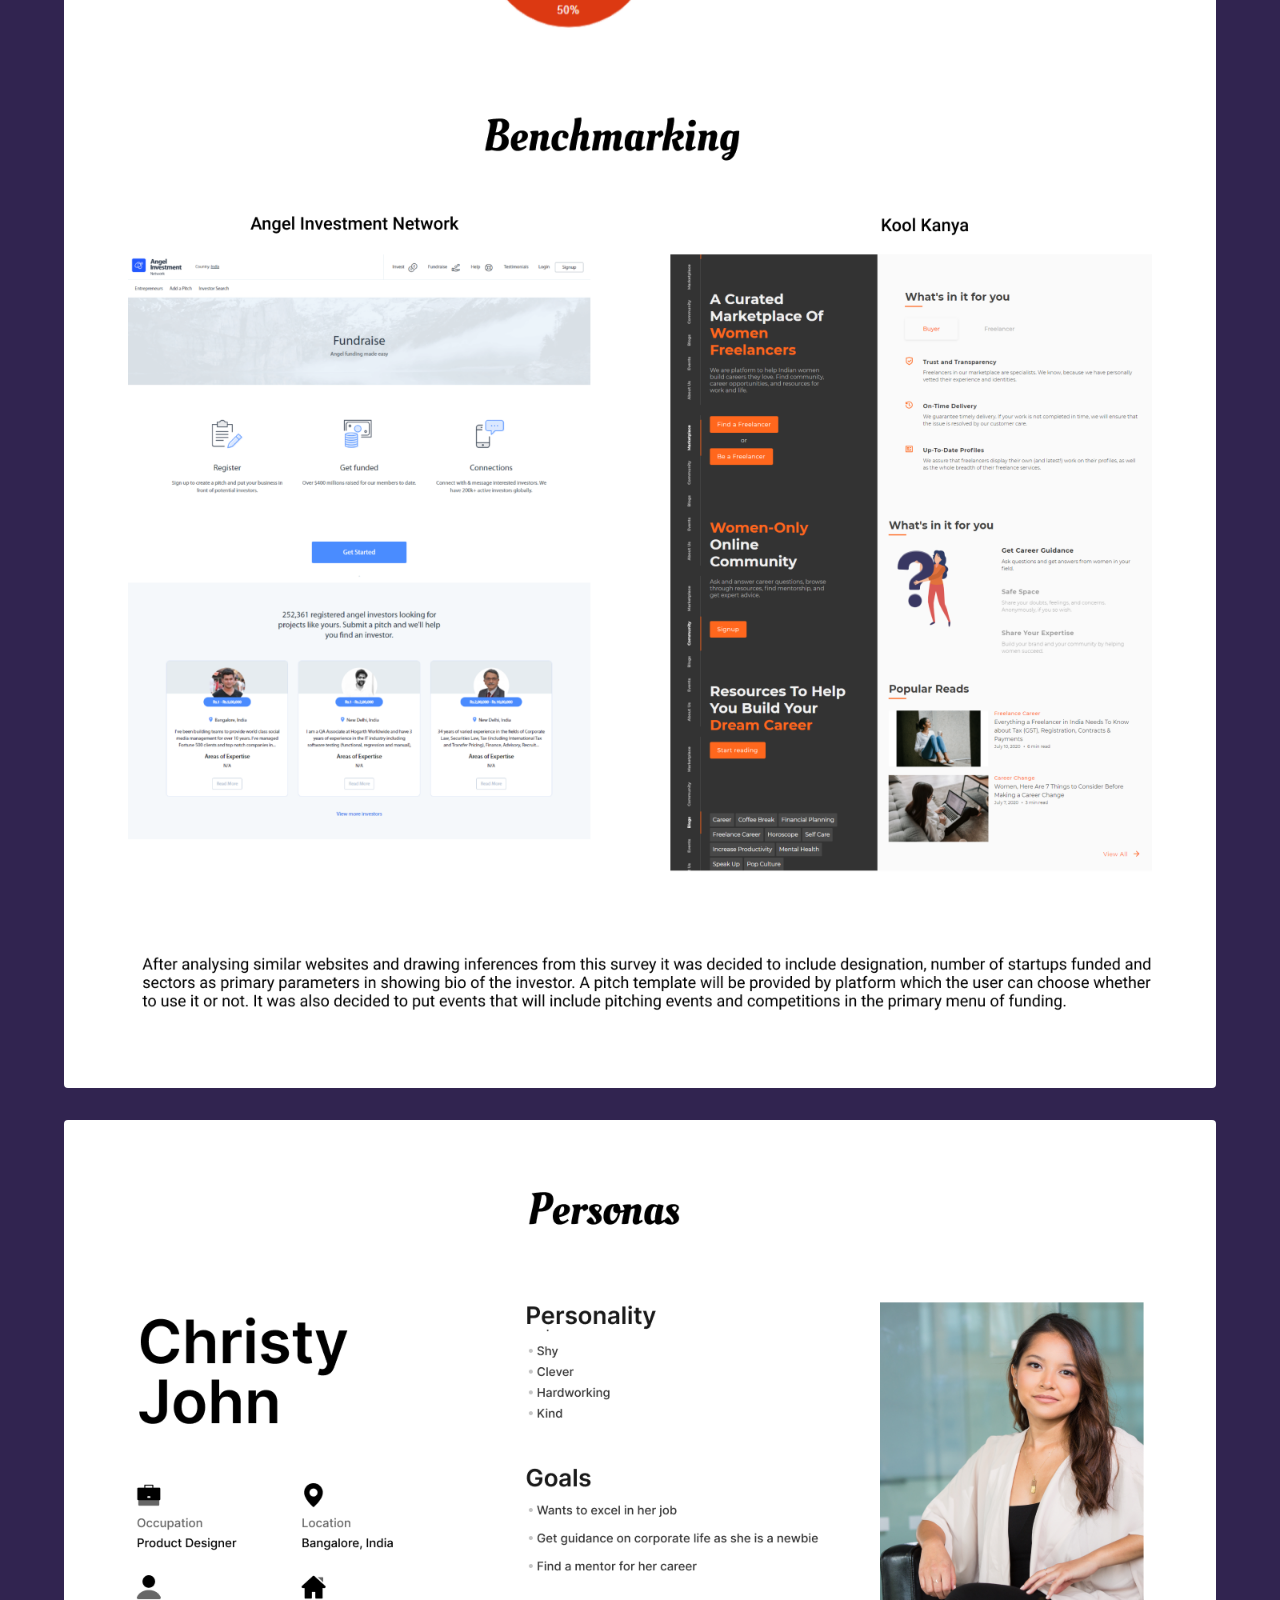
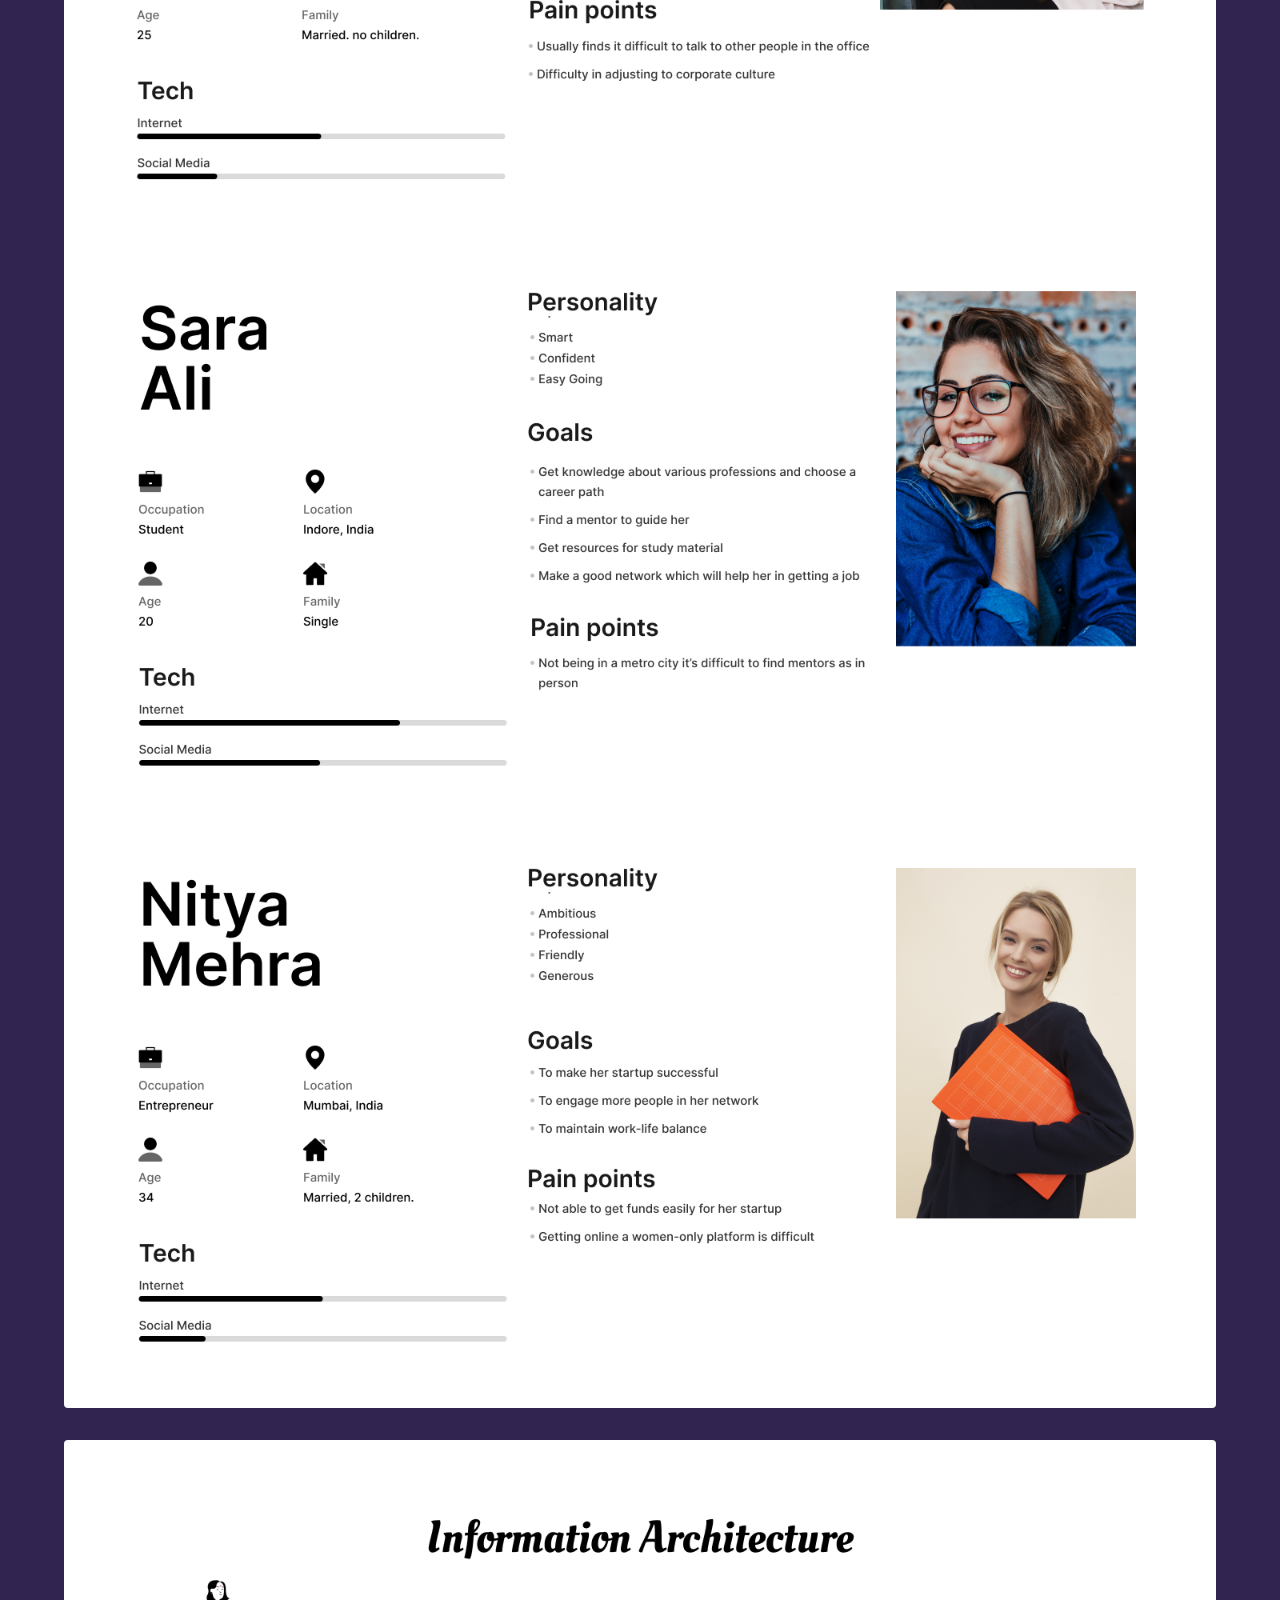
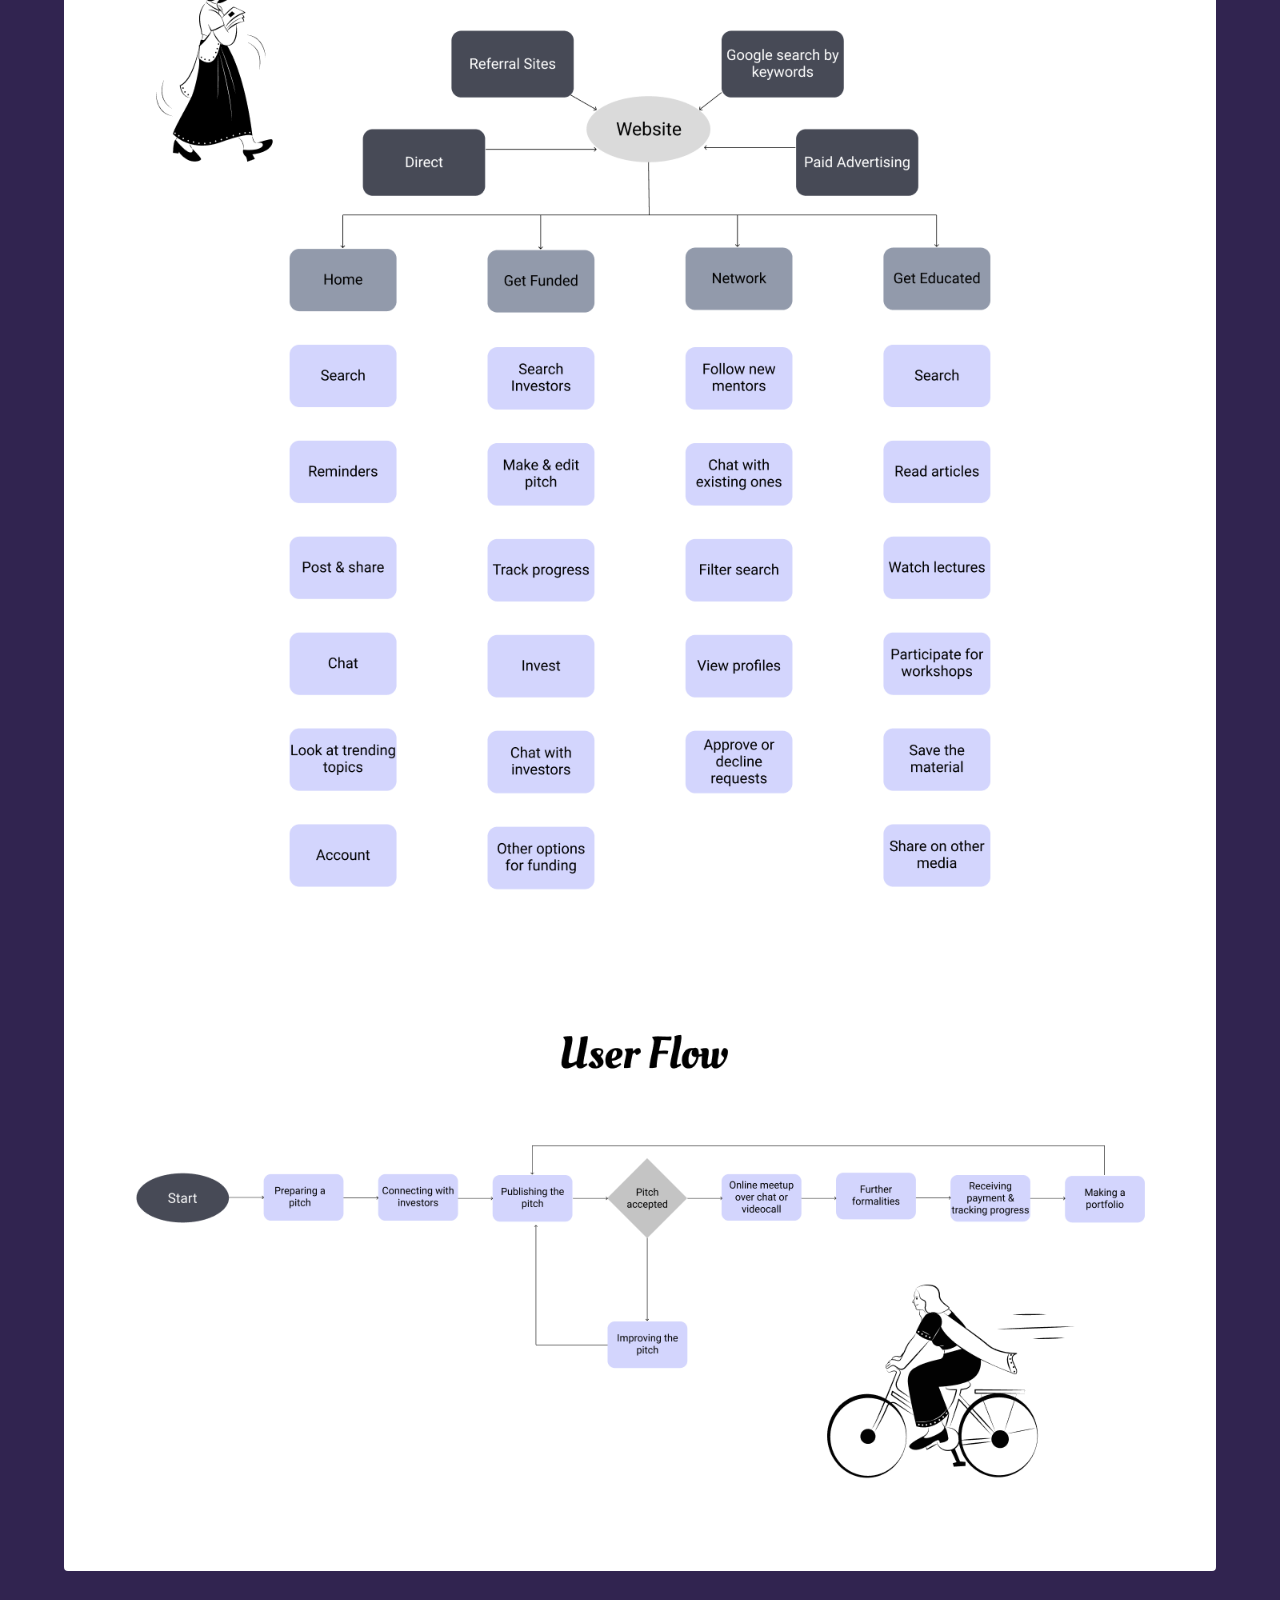
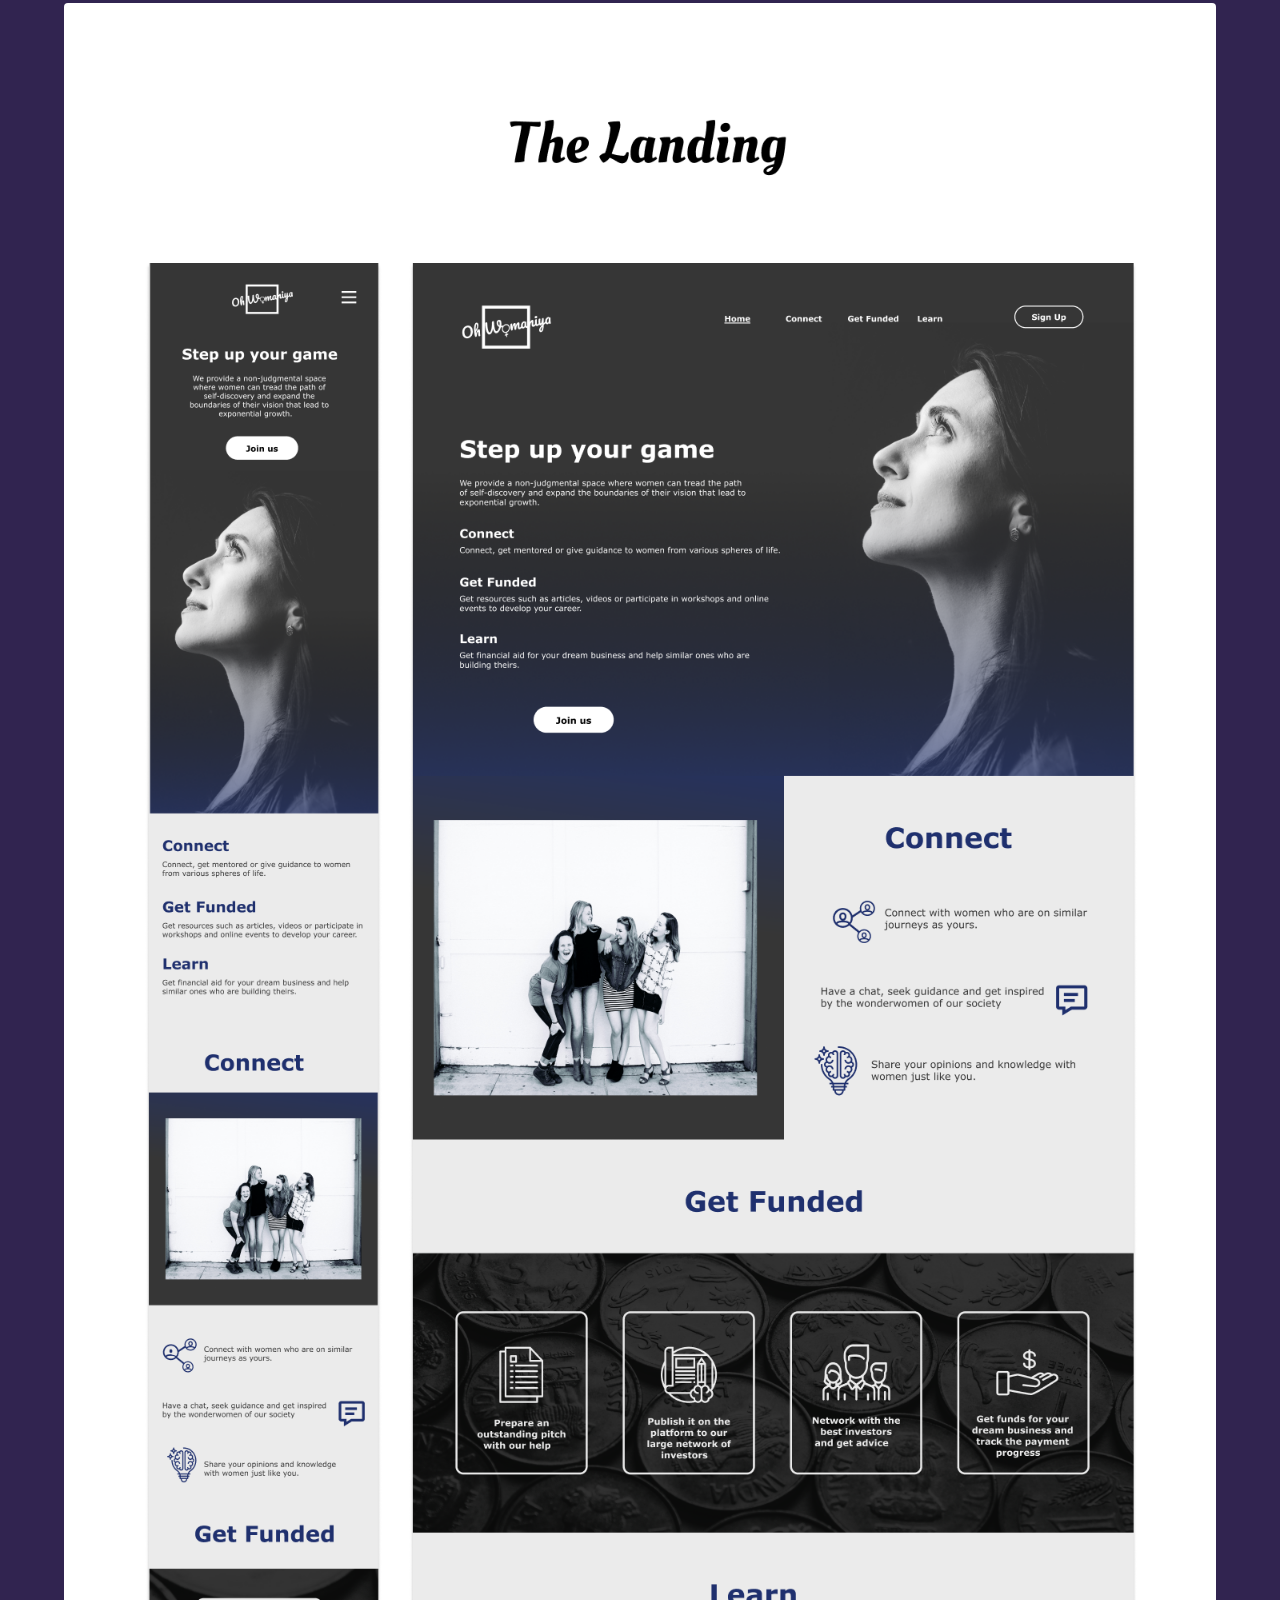
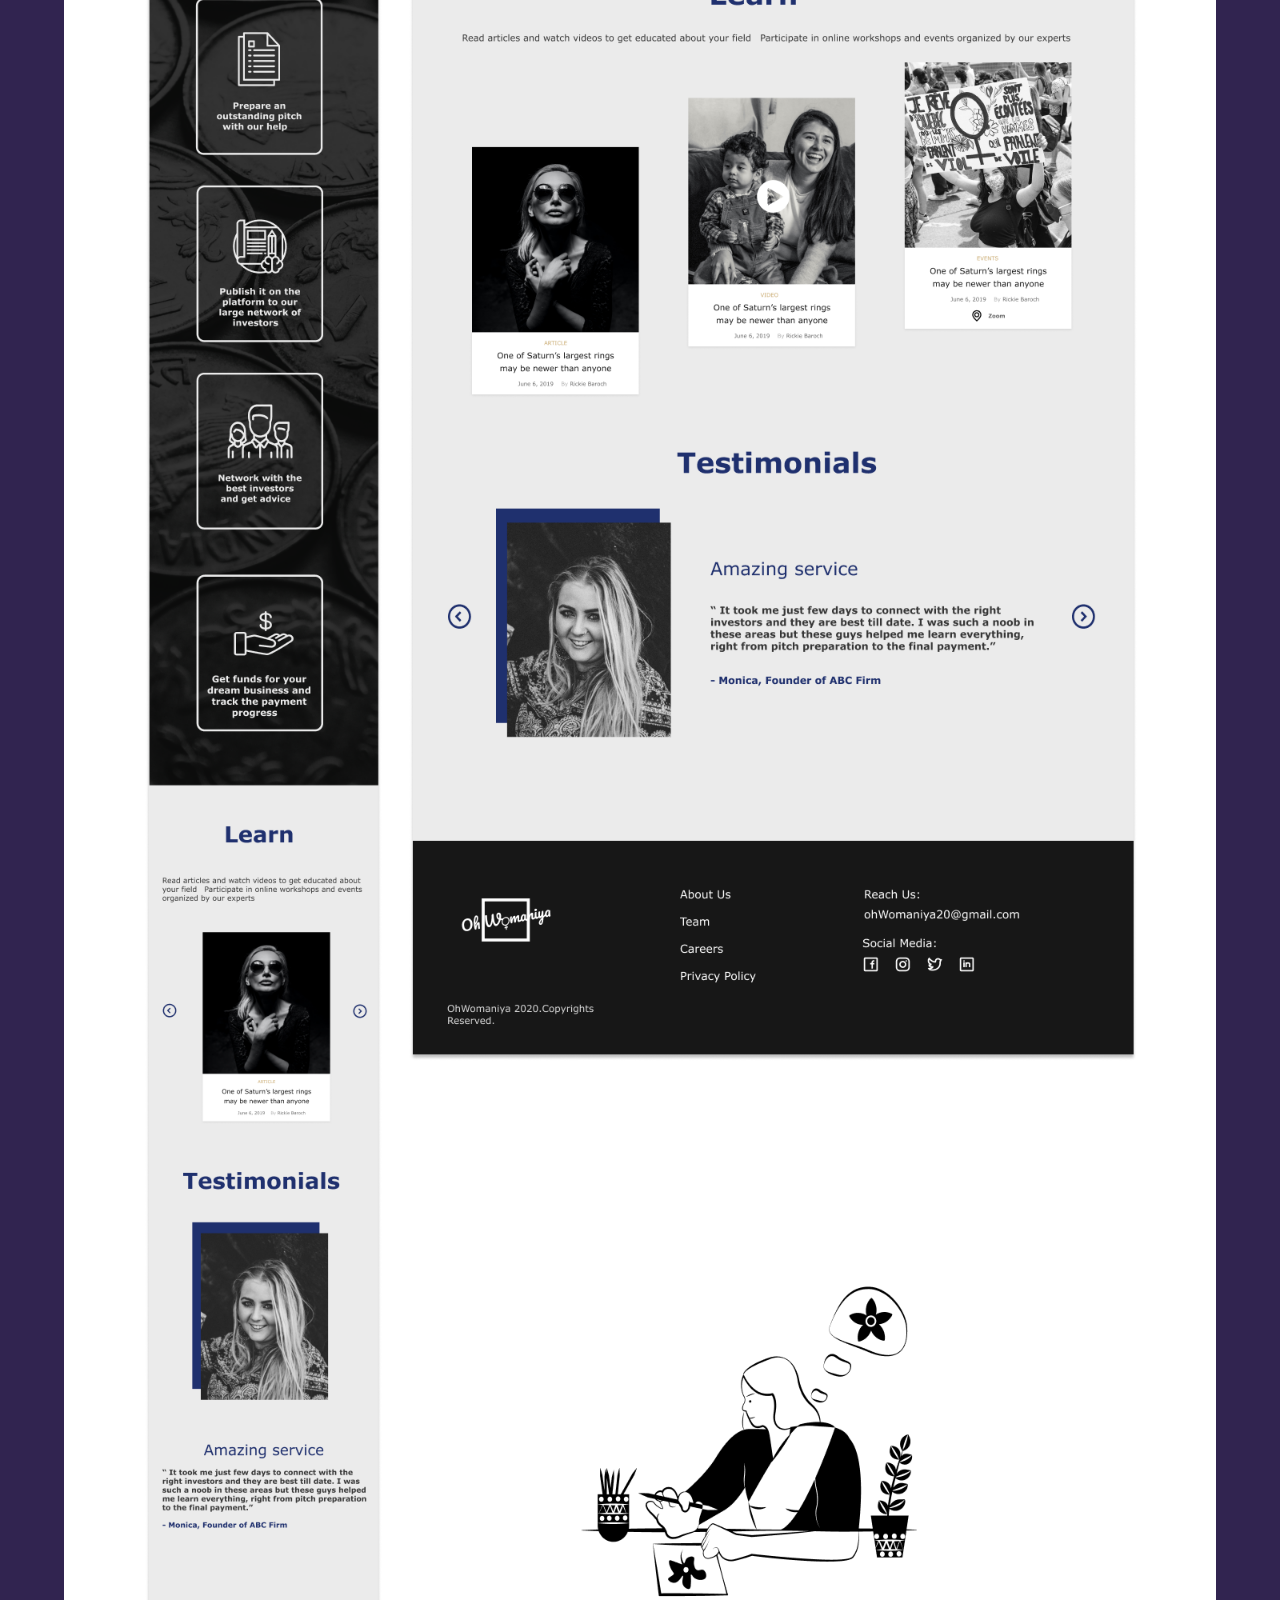
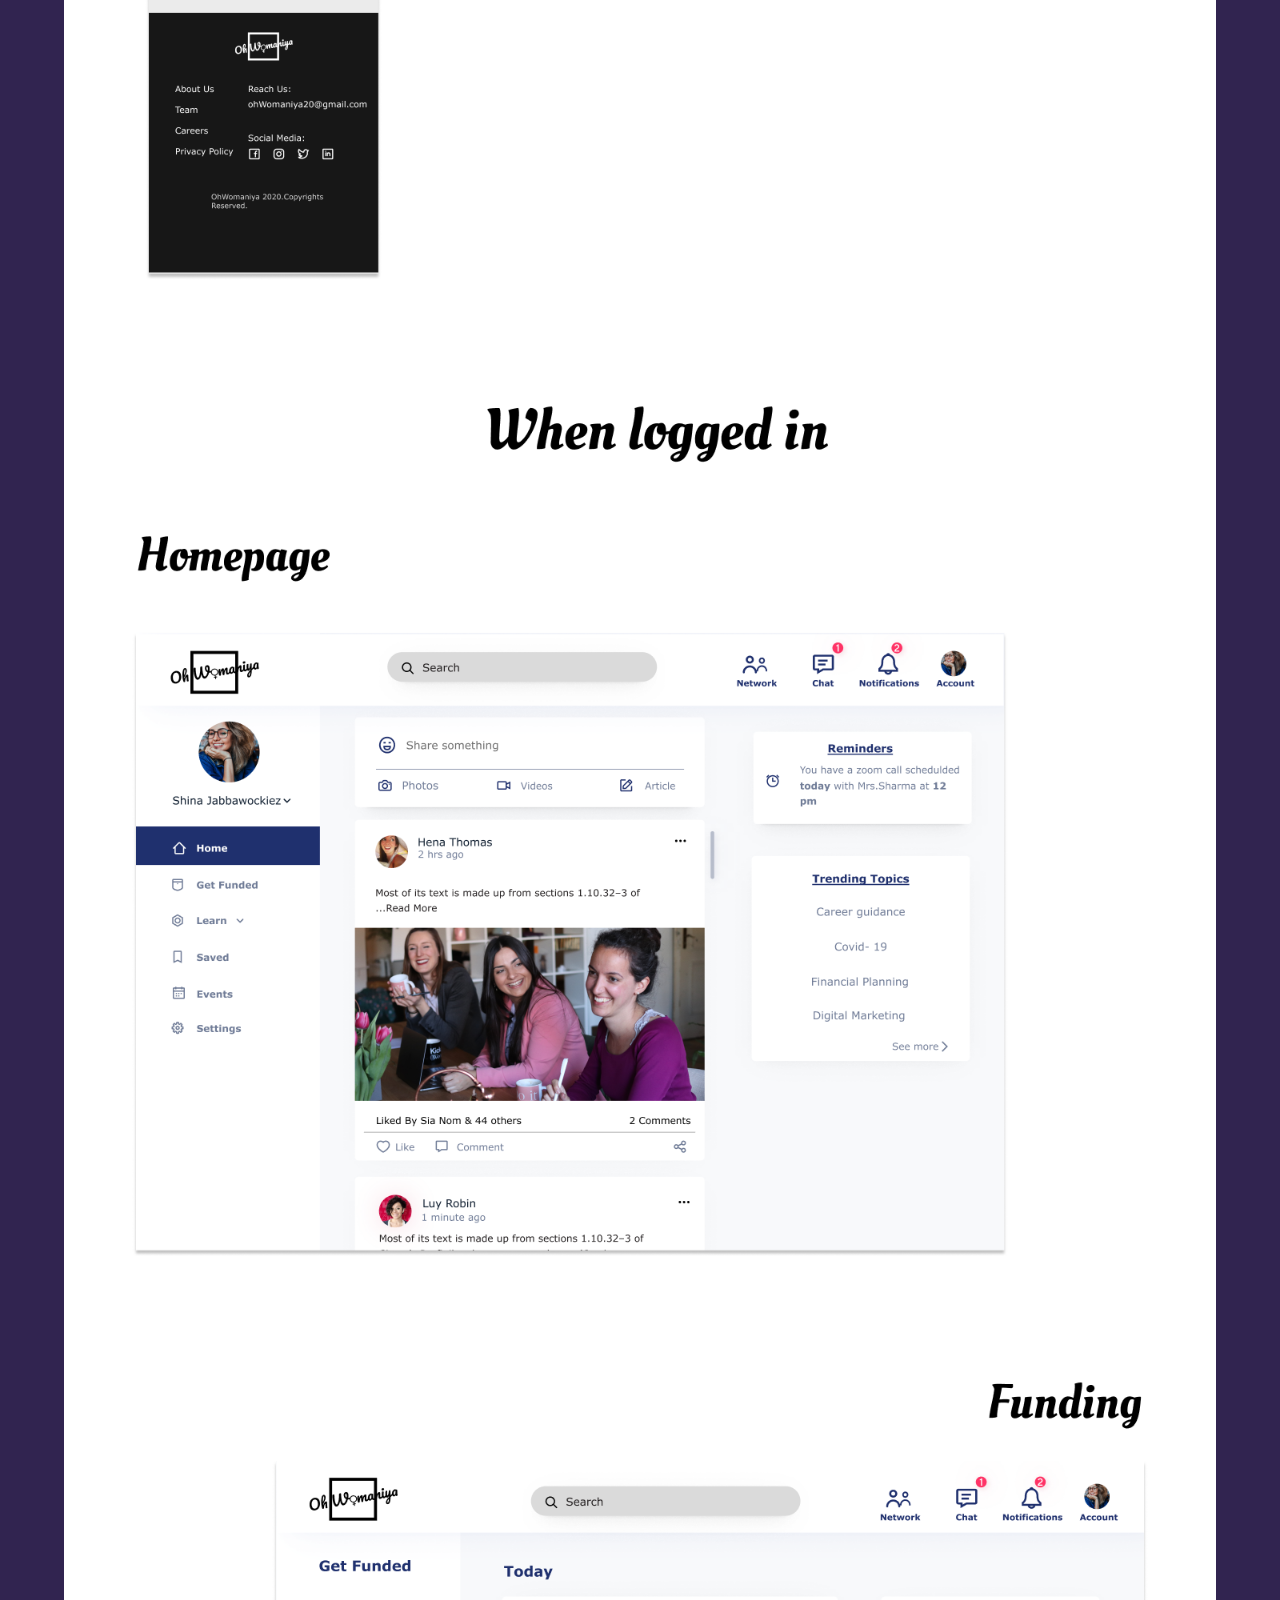
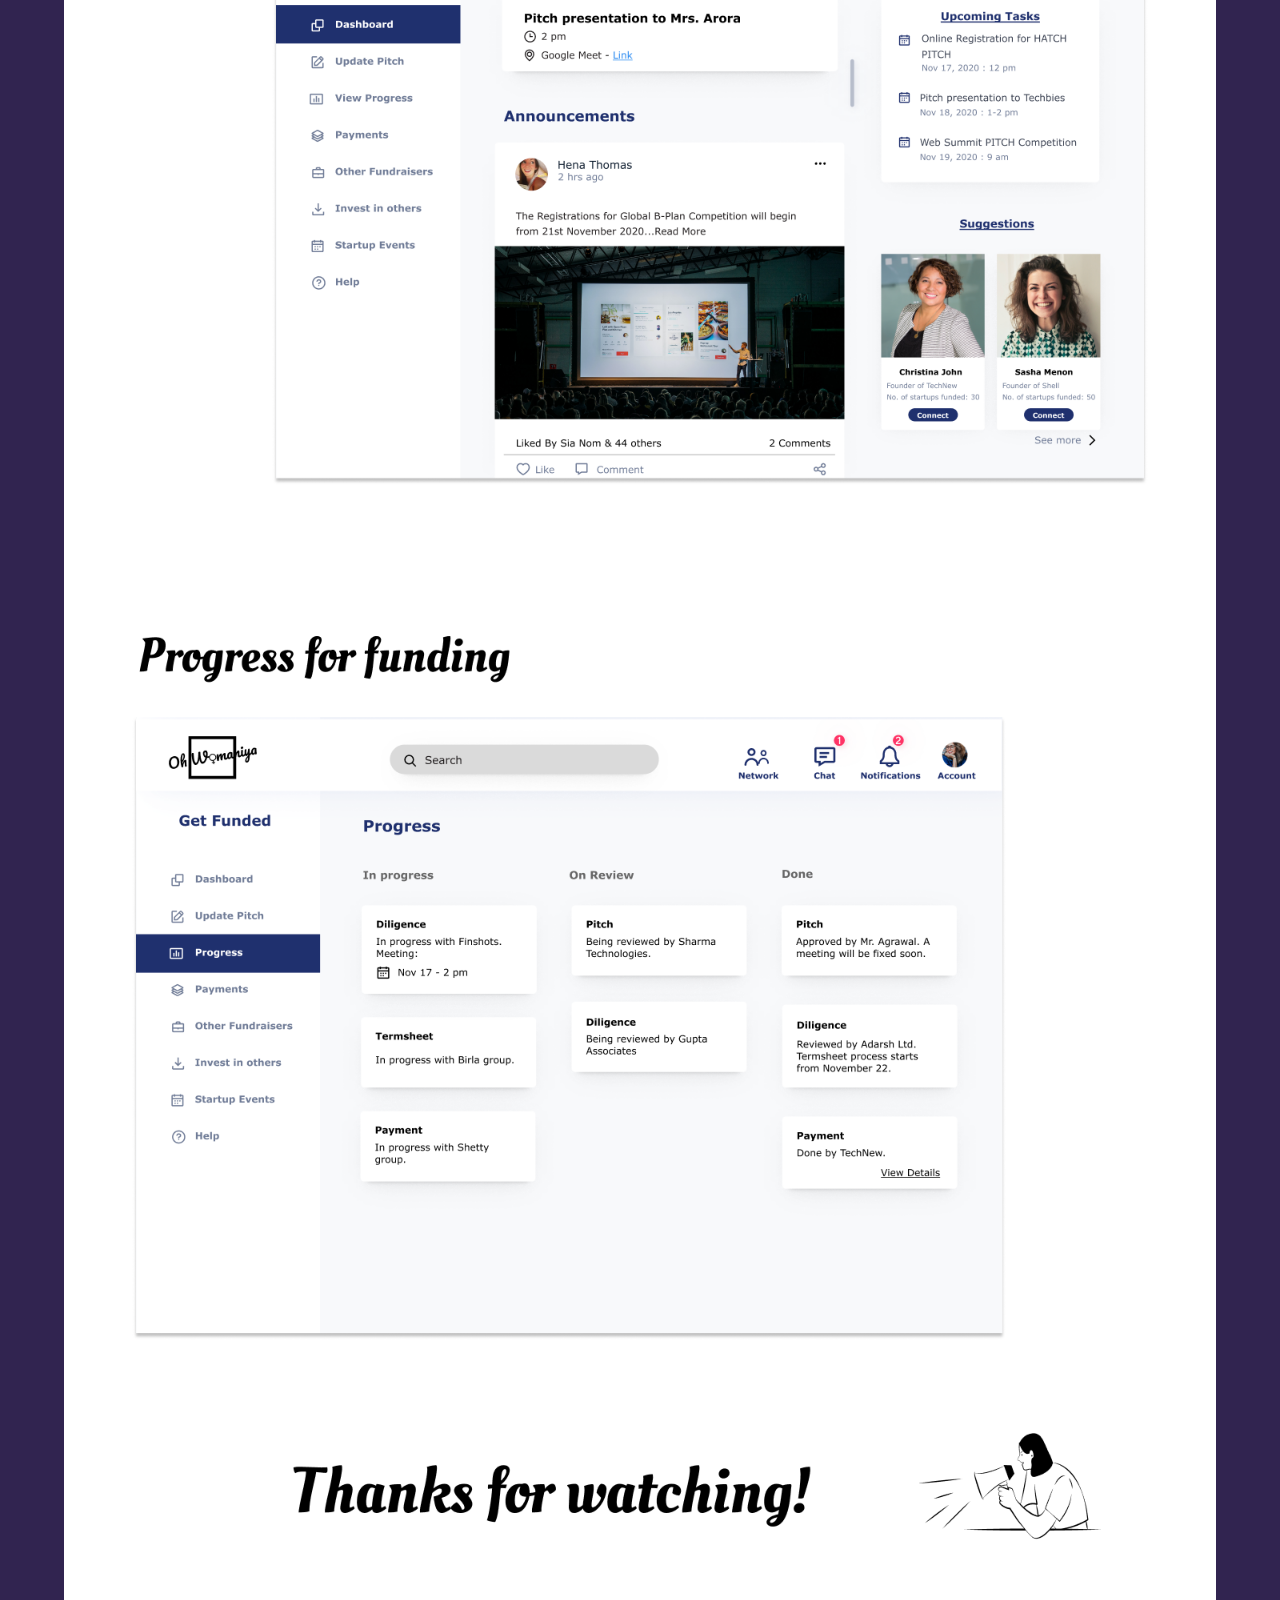
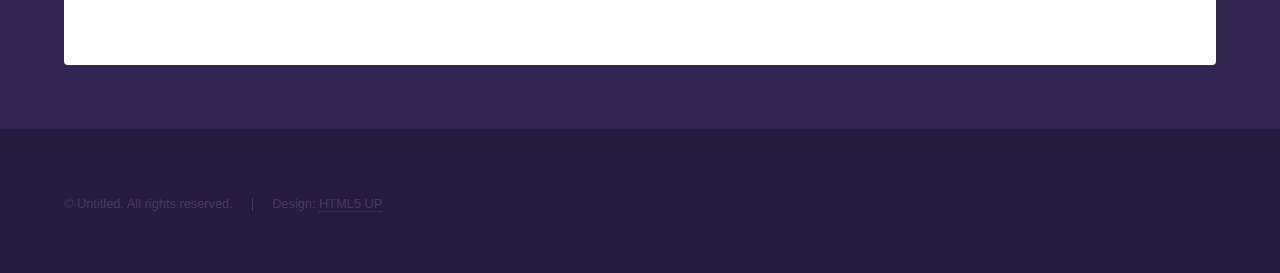
<file: OhWomaniya.html>
<!DOCTYPE HTML>
<!--
	Hyperspace by HTML5 UP
	html5up.net | @n33co
	Free for personal and commercial use under the CCA 3.0 license (html5up.net/license)
-->
<html>
	<head>
		<title>OhWomaniya-Portfolio</title>
		<meta charset="utf-8" />
		<meta name="viewport" content="width=device-width, initial-scale=1" />
		<!--[if lte IE 8]><script src="assets/js/ie/html5shiv.js"></script><![endif]-->
		<link rel="stylesheet" href="assets/css/main.css" />
		<!--[if lte IE 9]><link rel="stylesheet" href="assets/css/ie9.css" /><![endif]-->
		<!--[if lte IE 8]><link rel="stylesheet" href="assets/css/ie8.css" /><![endif]-->
		
	</head>
	<body>

		<!-- Header -->
			<header id="header">
				<a href="index.html" class="title">Portfolio</a>
				<nav>
					<ul>
						<li><a href="index.html">Home</a></li>
						<li><a href="generic.html" class="active">OhWomaniya</a></li>
					</ul>
				</nav>
			</header>

		<!-- Wrapper -->
			<div id="wrapper">

				<!-- Main -->
					<section id="main" class="wrapper">
						<div class="inner">
							<h1 class="major">OhWomaniya</h1>
							
							
						<span class="image fit"><img src="images/Ohwoman.png" alt="" /></span>
						<span class="image fit"><img src="images/Screen2.png" alt="" /></span>
						<span class="image fit"><img src="images/survey1.png" alt="" /></span>
						<span class="image fit"><img src="images/Screen3A.png" alt="" /></span>
						<span class="image fit"><img src="images/IA.png" alt="" /></span>
						<span class="image fit"><img src="images/VD.png" alt="" /></span>
						</div>
					</section>


		<!-- Footer -->
			<footer id="footer" class="wrapper alt">
				<div class="inner">
					<ul class="menu">
						<li>&copy; Untitled. All rights reserved.</li><li>Design: <a href="http://html5up.net">HTML5 UP</a></li>
					</ul>
				</div>
			</footer>

		<!-- Scripts -->
			<script src="assets/js/jquery.min.js"></script>
			<script src="assets/js/jquery.scrollex.min.js"></script>
			<script src="assets/js/jquery.scrolly.min.js"></script>
			<script src="assets/js/skel.min.js"></script>
			<script src="assets/js/util.js"></script>
			<!--[if lte IE 8]><script src="assets/js/ie/respond.min.js"></script><![endif]-->
			<script src="assets/js/main.js"></script>

	</body>
</html>
</file>
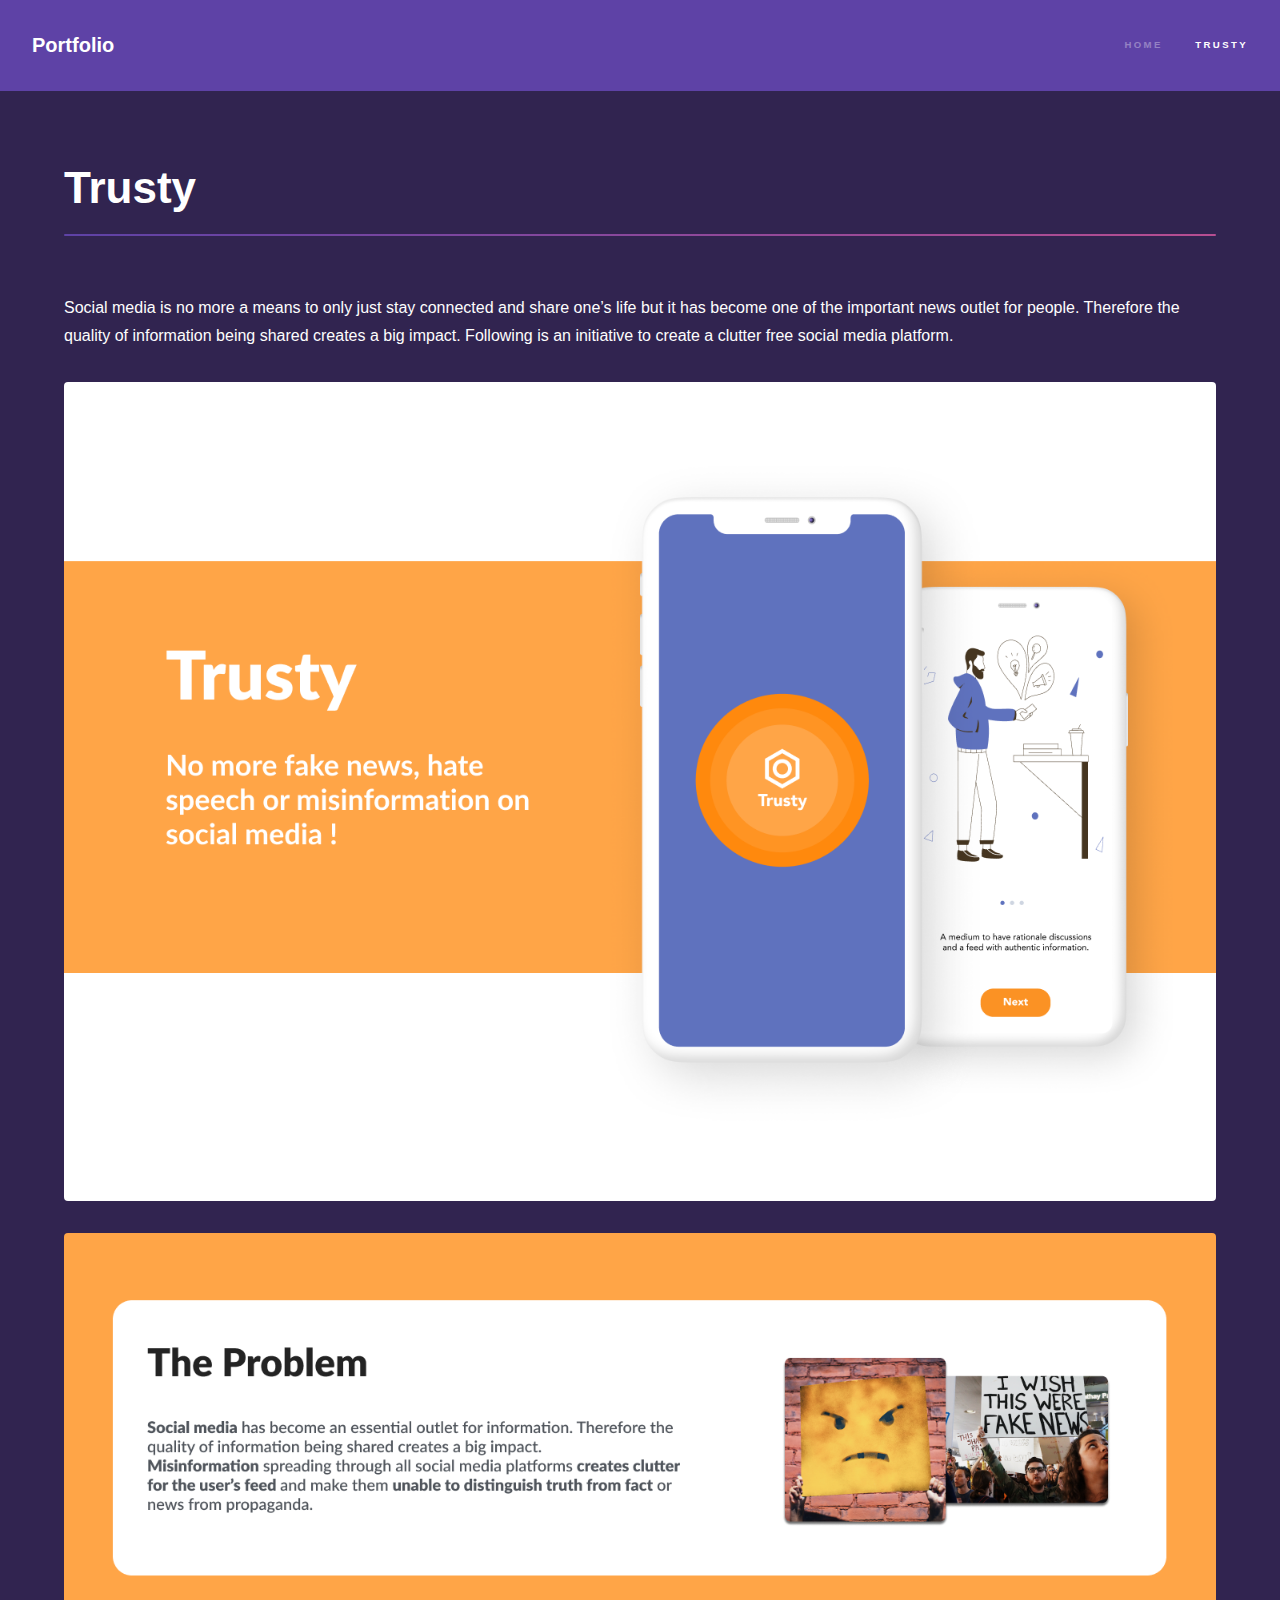
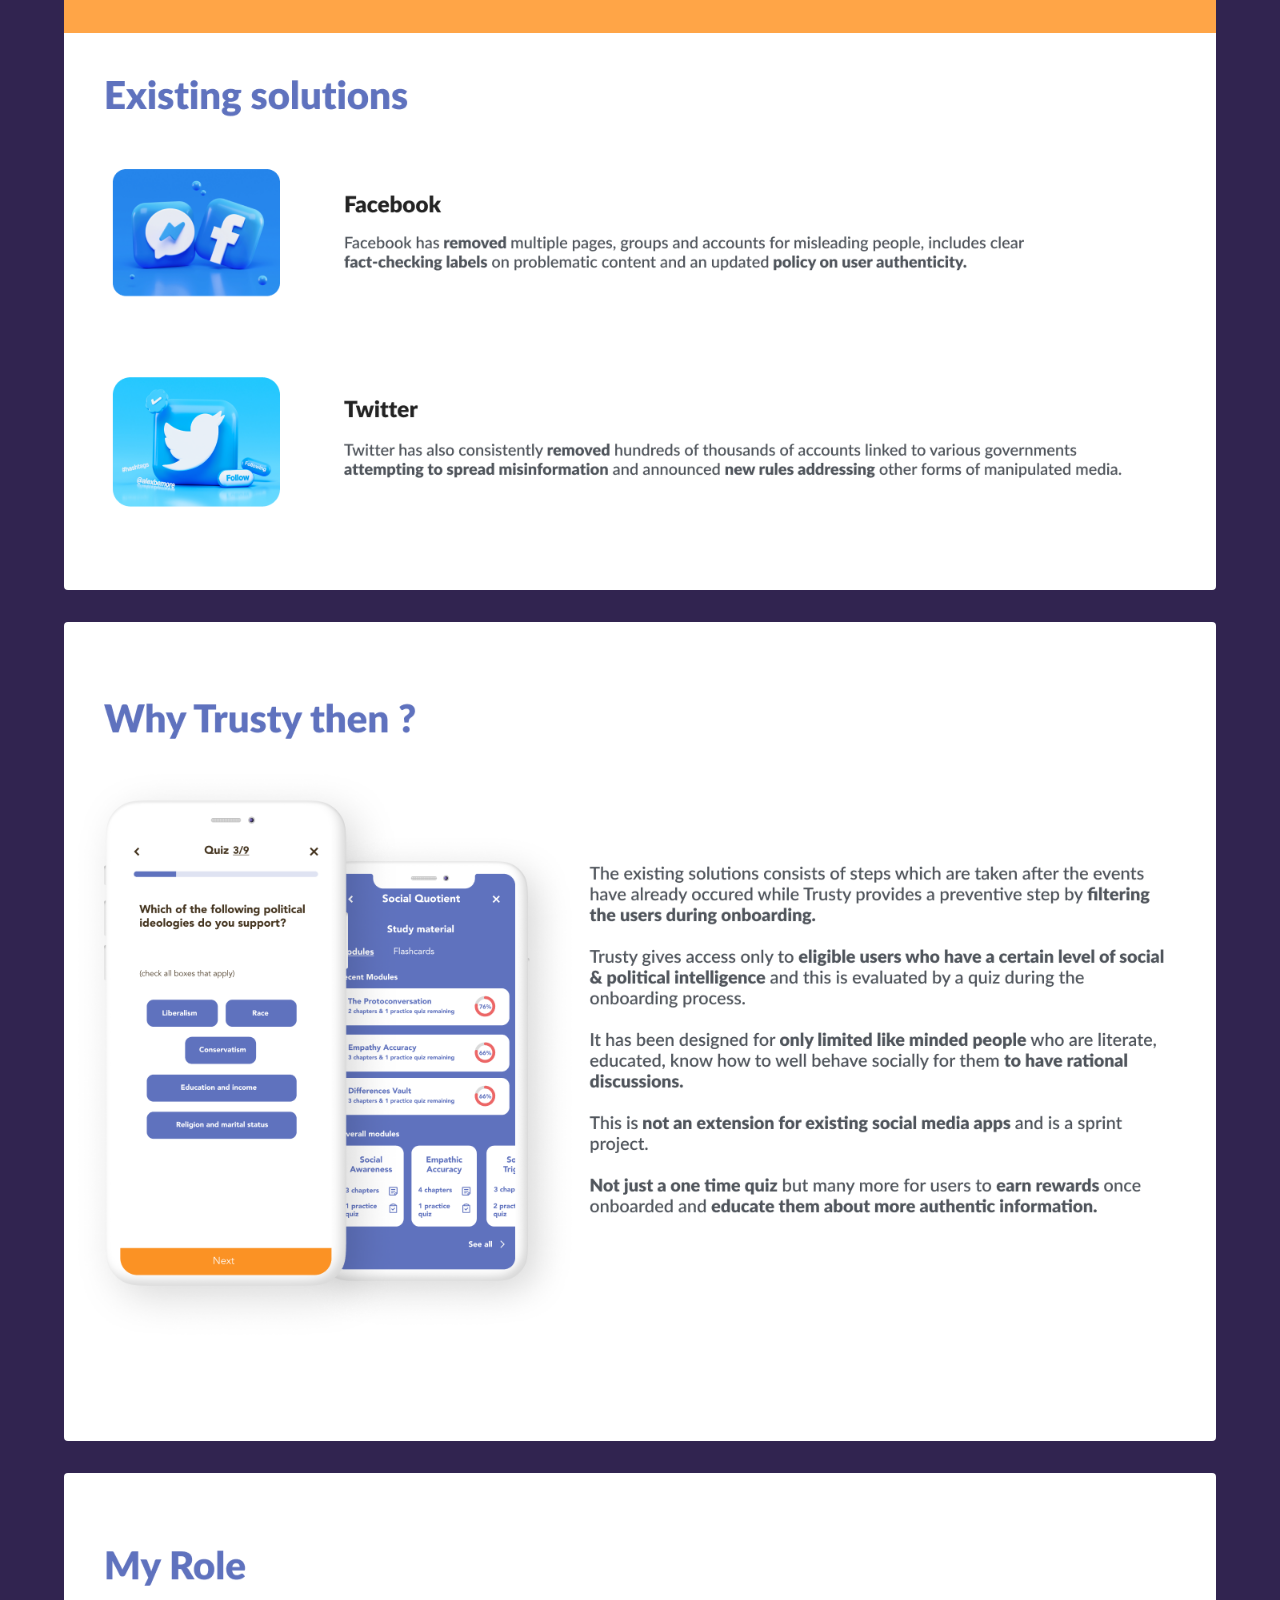
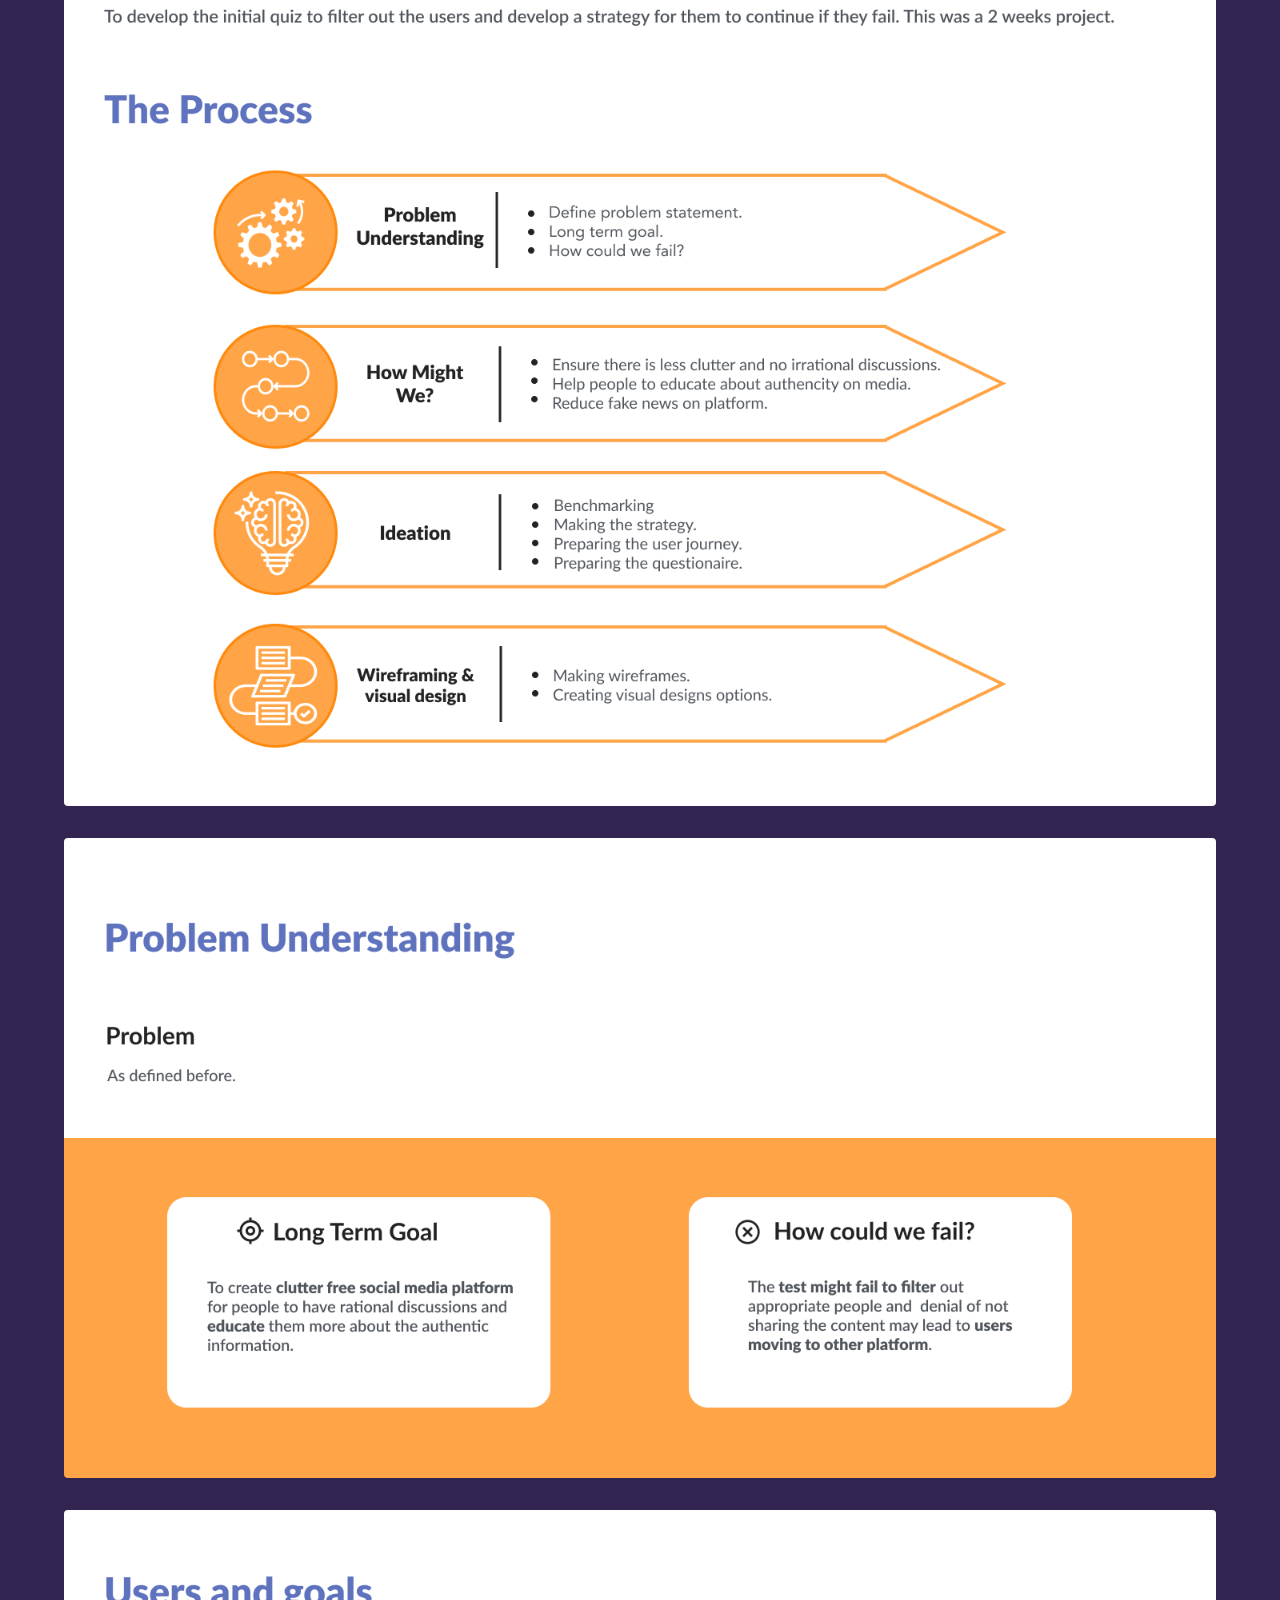
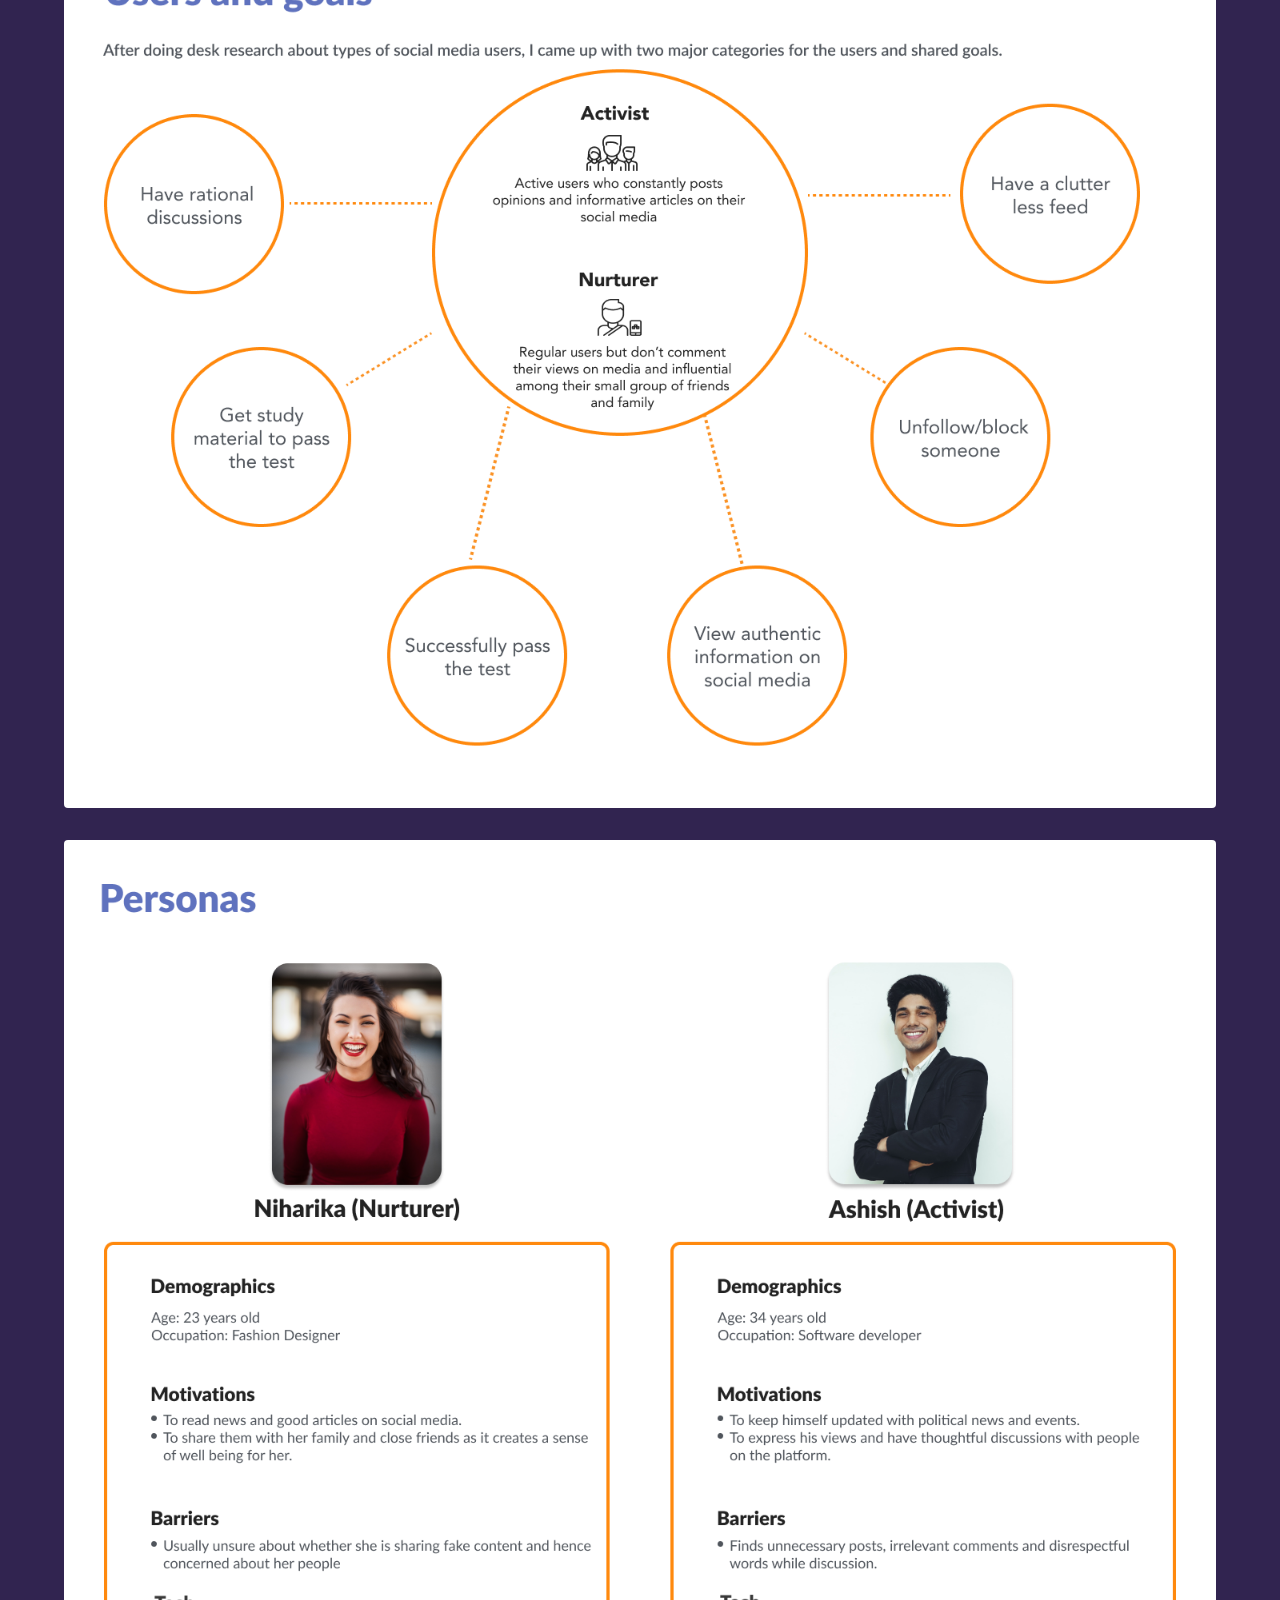
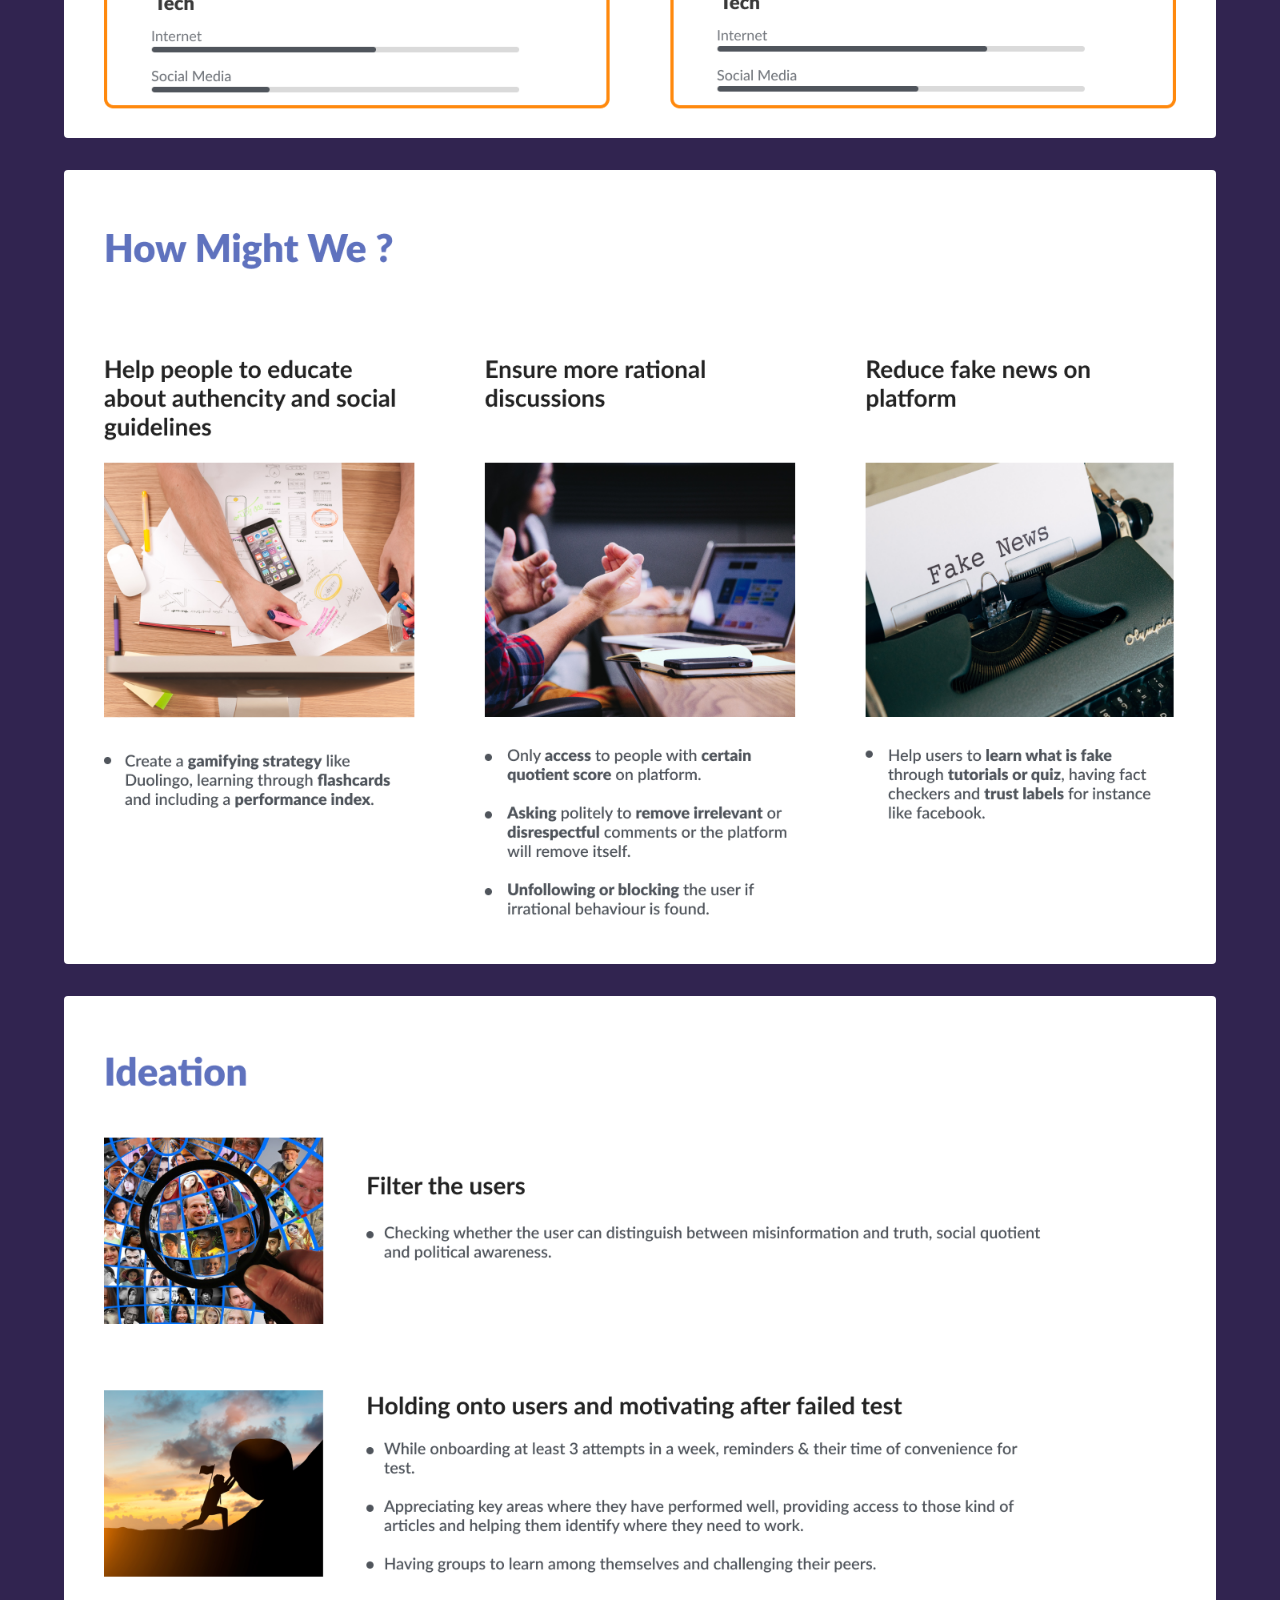
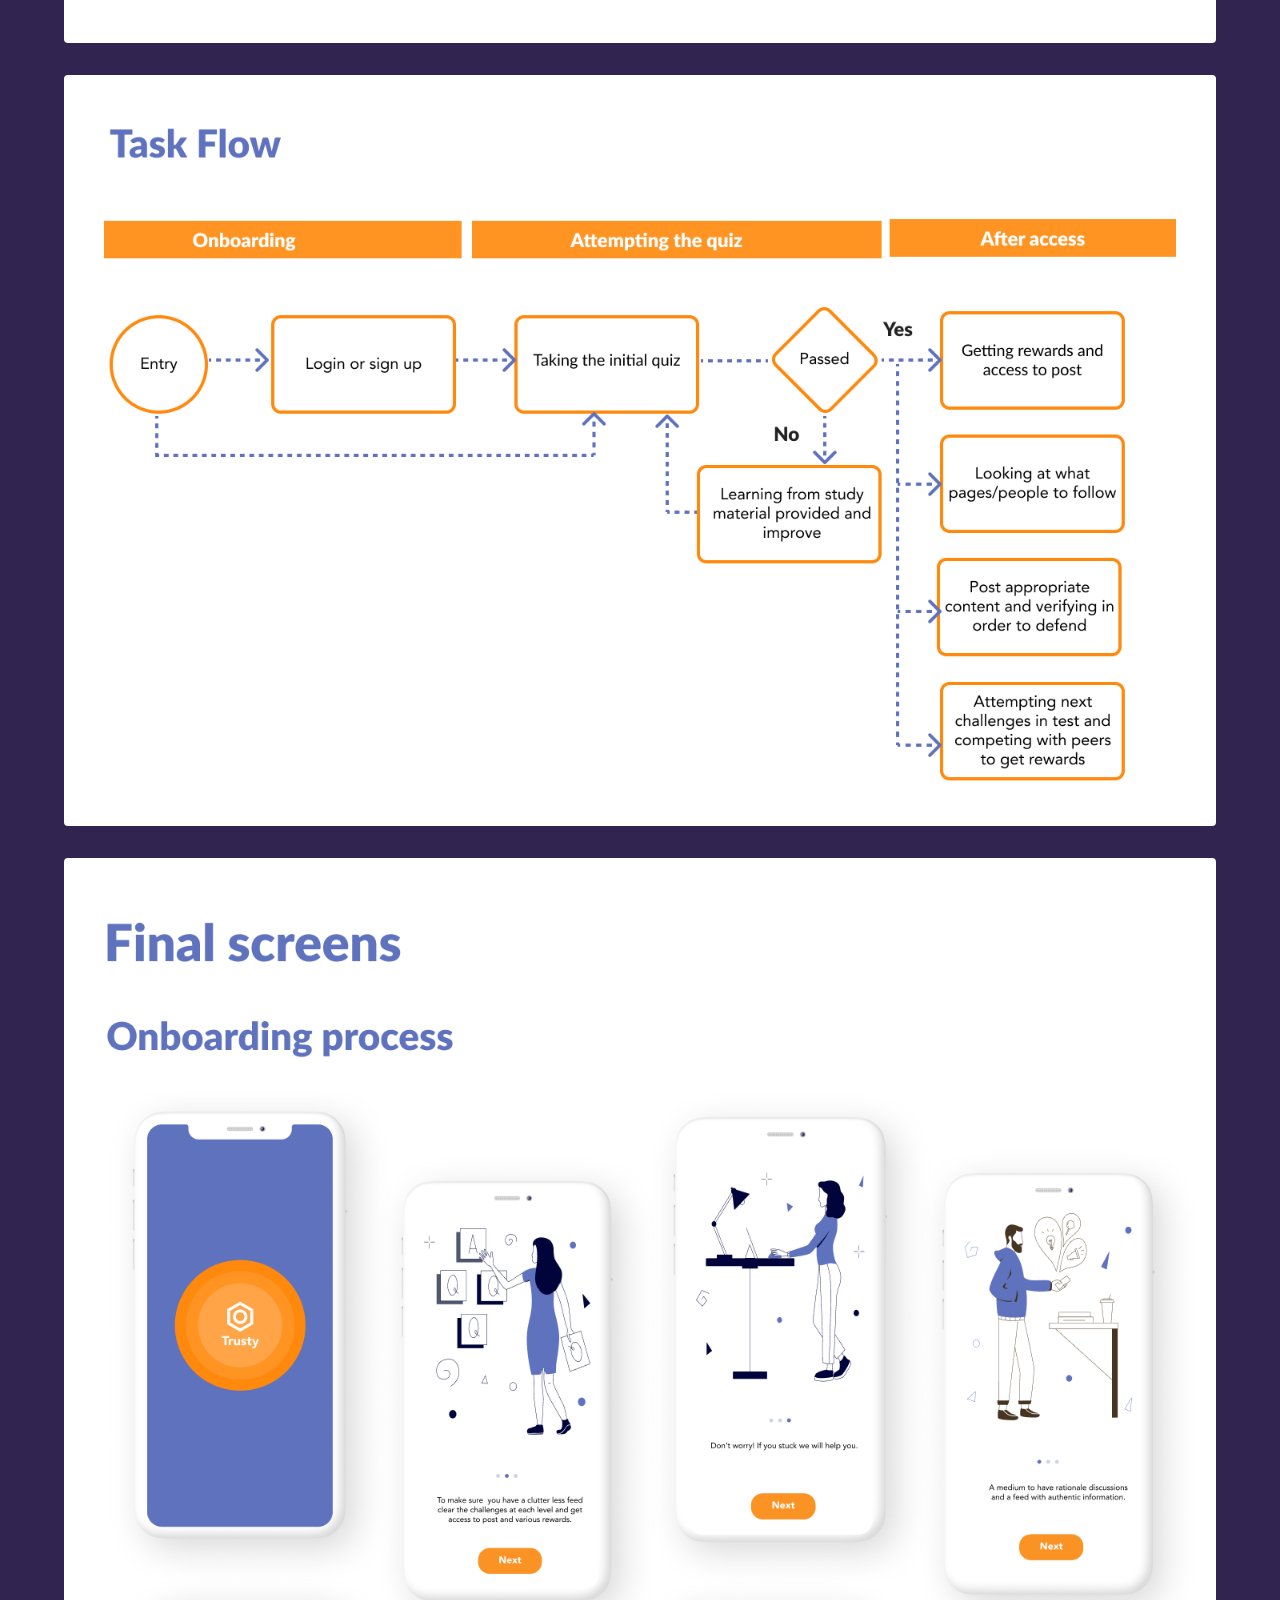
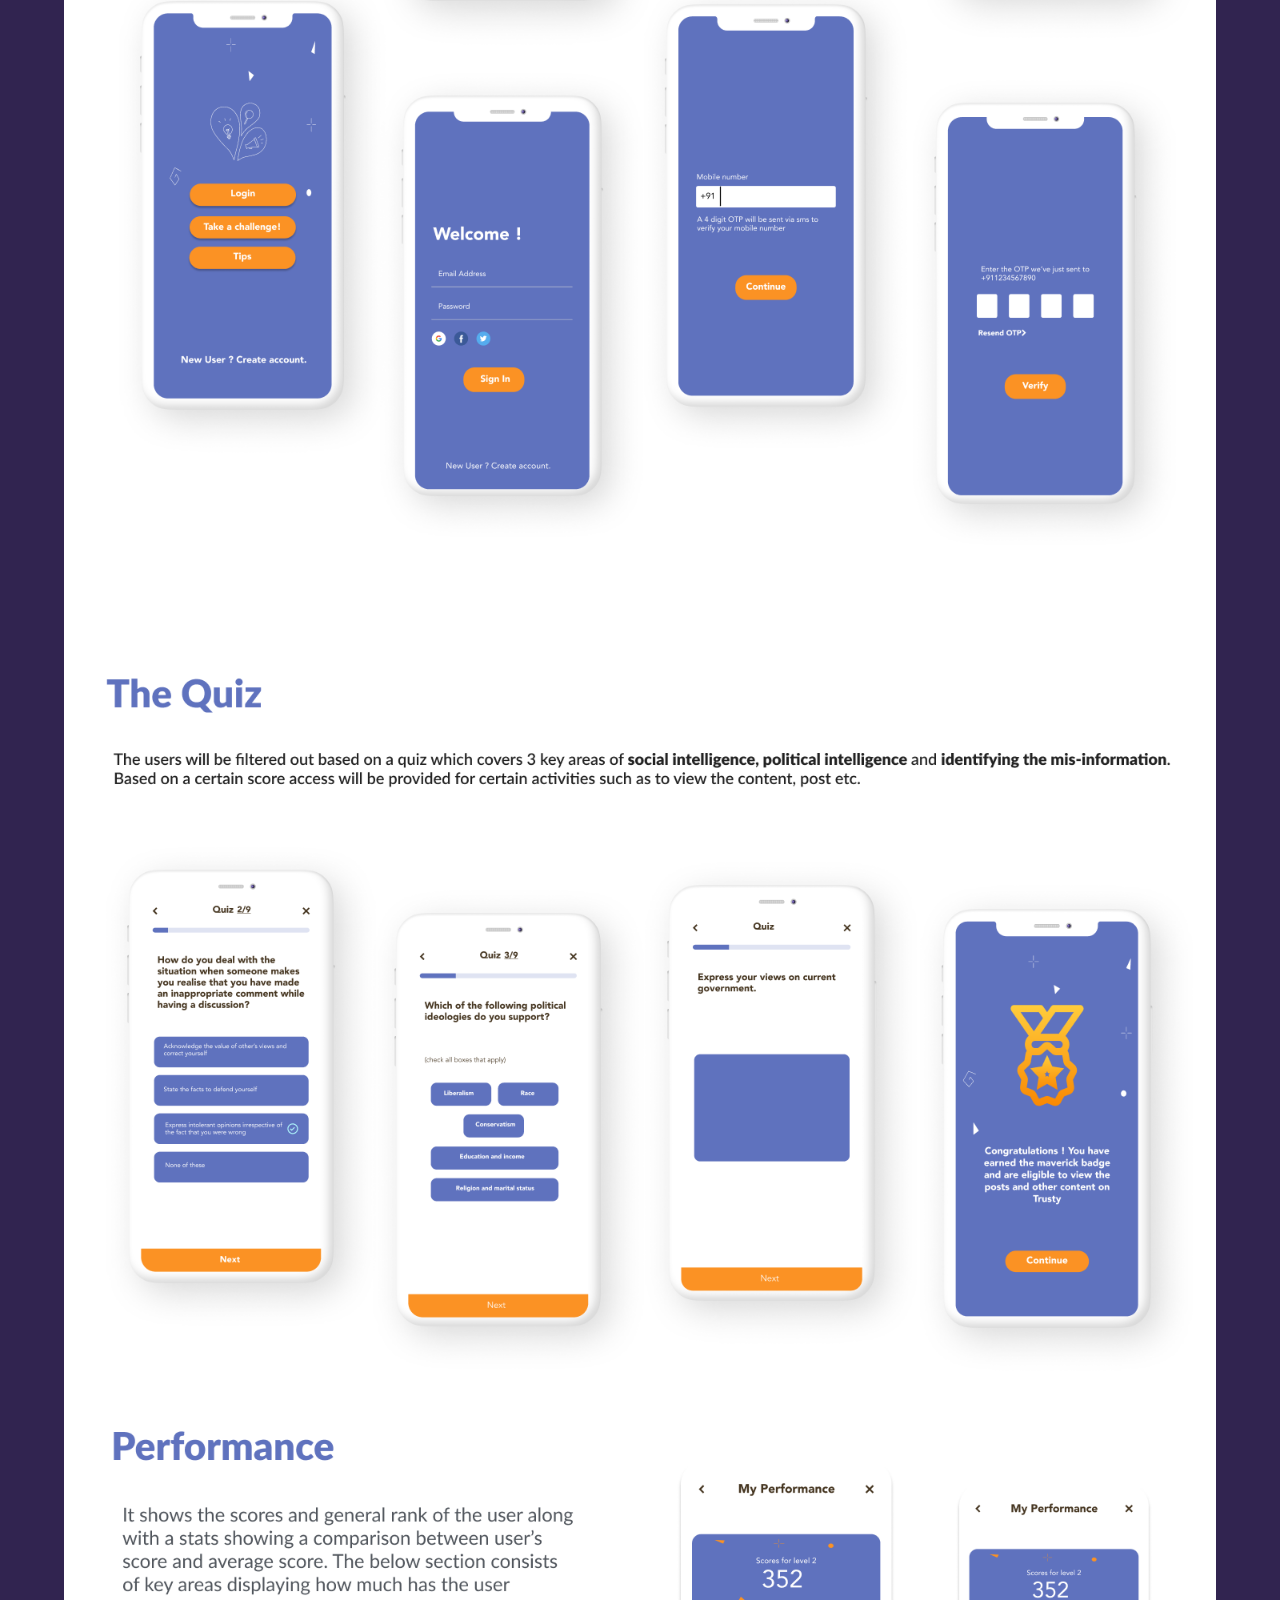
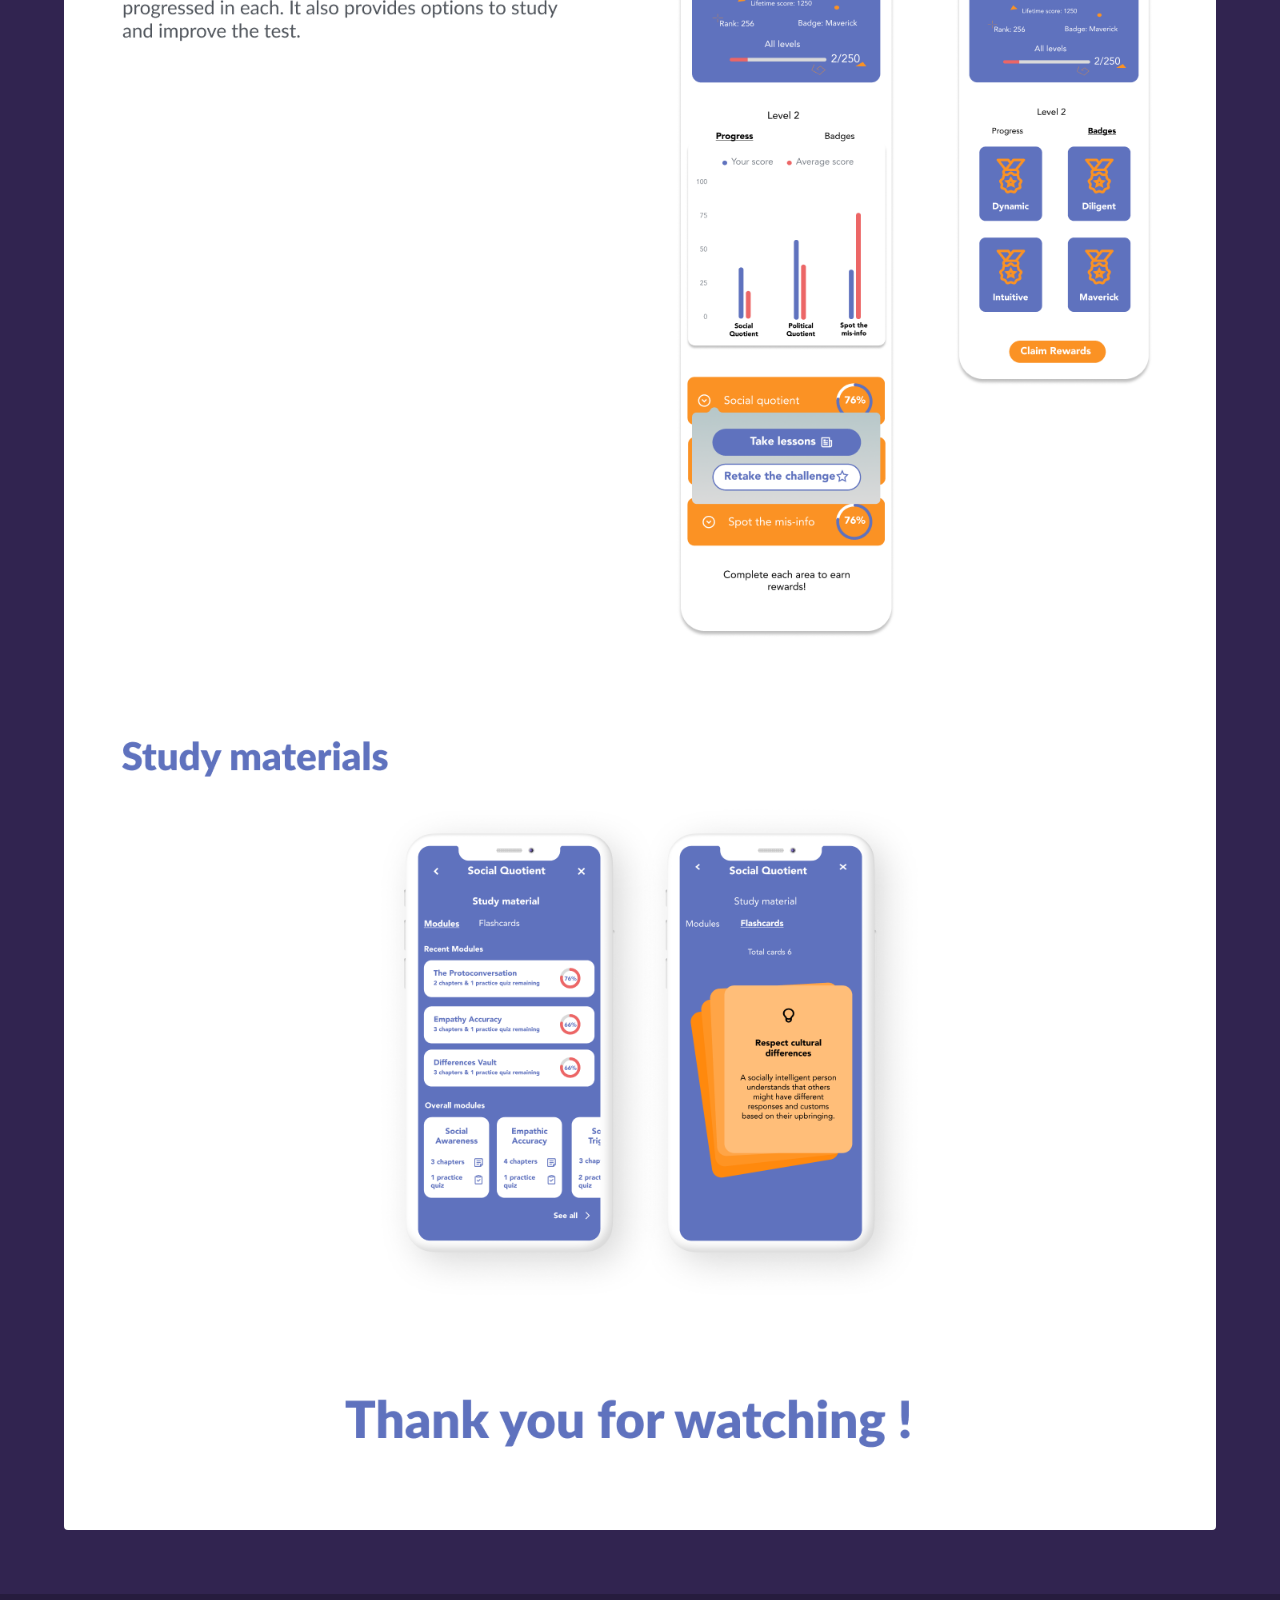
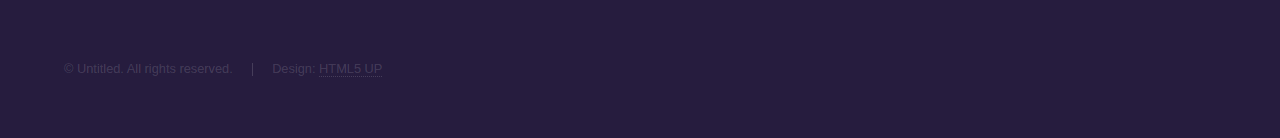
<file: Trusty.html>
<!DOCTYPE HTML>
<!--
	Hyperspace by HTML5 UP
	html5up.net | @n33co
	Free for personal and commercial use under the CCA 3.0 license (html5up.net/license)
-->
<html>
	<head>
		<title>Trusty-Portfolio</title>
		<meta charset="utf-8" />
		<meta name="viewport" content="width=device-width, initial-scale=1" />
		<!--[if lte IE 8]><script src="assets/js/ie/html5shiv.js"></script><![endif]-->
		<link rel="stylesheet" href="assets/css/main.css" />
		<!--[if lte IE 9]><link rel="stylesheet" href="assets/css/ie9.css" /><![endif]-->
		<!--[if lte IE 8]><link rel="stylesheet" href="assets/css/ie8.css" /><![endif]-->
	</head>
	<body>

		<!-- Header -->
			<header id="header">
				<a href="index.html" class="title">Portfolio</a>
				<nav>
					<ul>
						<li><a href="index.html">Home</a></li>
						<li><a href="Trusty.html" class="active">Trusty</a></li>
					</ul>
				</nav>
			</header>

		<!-- Wrapper -->
			<div id="wrapper">

				<!-- Main -->
					<section id="main" class="wrapper">
						<div class="inner">
							<h1 class="major">Trusty</h1>
							
							<p>Social media is no more a means to only just stay connected and share one’s life but it has become one of the important news outlet for people. Therefore the quality of information being shared creates a big impact. Following is an initiative to create a clutter free social media platform.</p>
							
						<span class="image fit"><img src="images/t1.png" alt="" /></span>
						<span class="image fit"><img src="images/t2.png" alt="" /></span>
						<span class="image fit"><img src="images/t3.png" alt="" /></span>
						<span class="image fit"><img src="images/t4.png" alt="" /></span>
						<span class="image fit"><img src="images/t5.png" alt="" /></span>
						<span class="image fit"><img src="images/t6.png" alt="" /></span>
						<span class="image fit"><img src="images/t7.png" alt="" /></span>
						<span class="image fit"><img src="images/t8.png" alt="" /></span>
						<span class="image fit"><img src="images/t9.png" alt="" /></span>
						<span class="image fit"><img src="images/t10.png" alt="" /></span>
						<span class="image fit"><img src="images/t11.png" alt="" /></span>
						</div>
					</section>

			</div>

		<!-- Footer -->
			<footer id="footer" class="wrapper alt">
				<div class="inner">
					<ul class="menu">
						<li>&copy; Untitled. All rights reserved.</li><li>Design: <a href="http://html5up.net">HTML5 UP</a></li>
					</ul>
				</div>
			</footer>

		<!-- Scripts -->
			<script src="assets/js/jquery.min.js"></script>
			<script src="assets/js/jquery.scrollex.min.js"></script>
			<script src="assets/js/jquery.scrolly.min.js"></script>
			<script src="assets/js/skel.min.js"></script>
			<script src="assets/js/util.js"></script>
			<!--[if lte IE 8]><script src="assets/js/ie/respond.min.js"></script><![endif]-->
			<script src="assets/js/main.js"></script>

	</body>
</html>
</file>
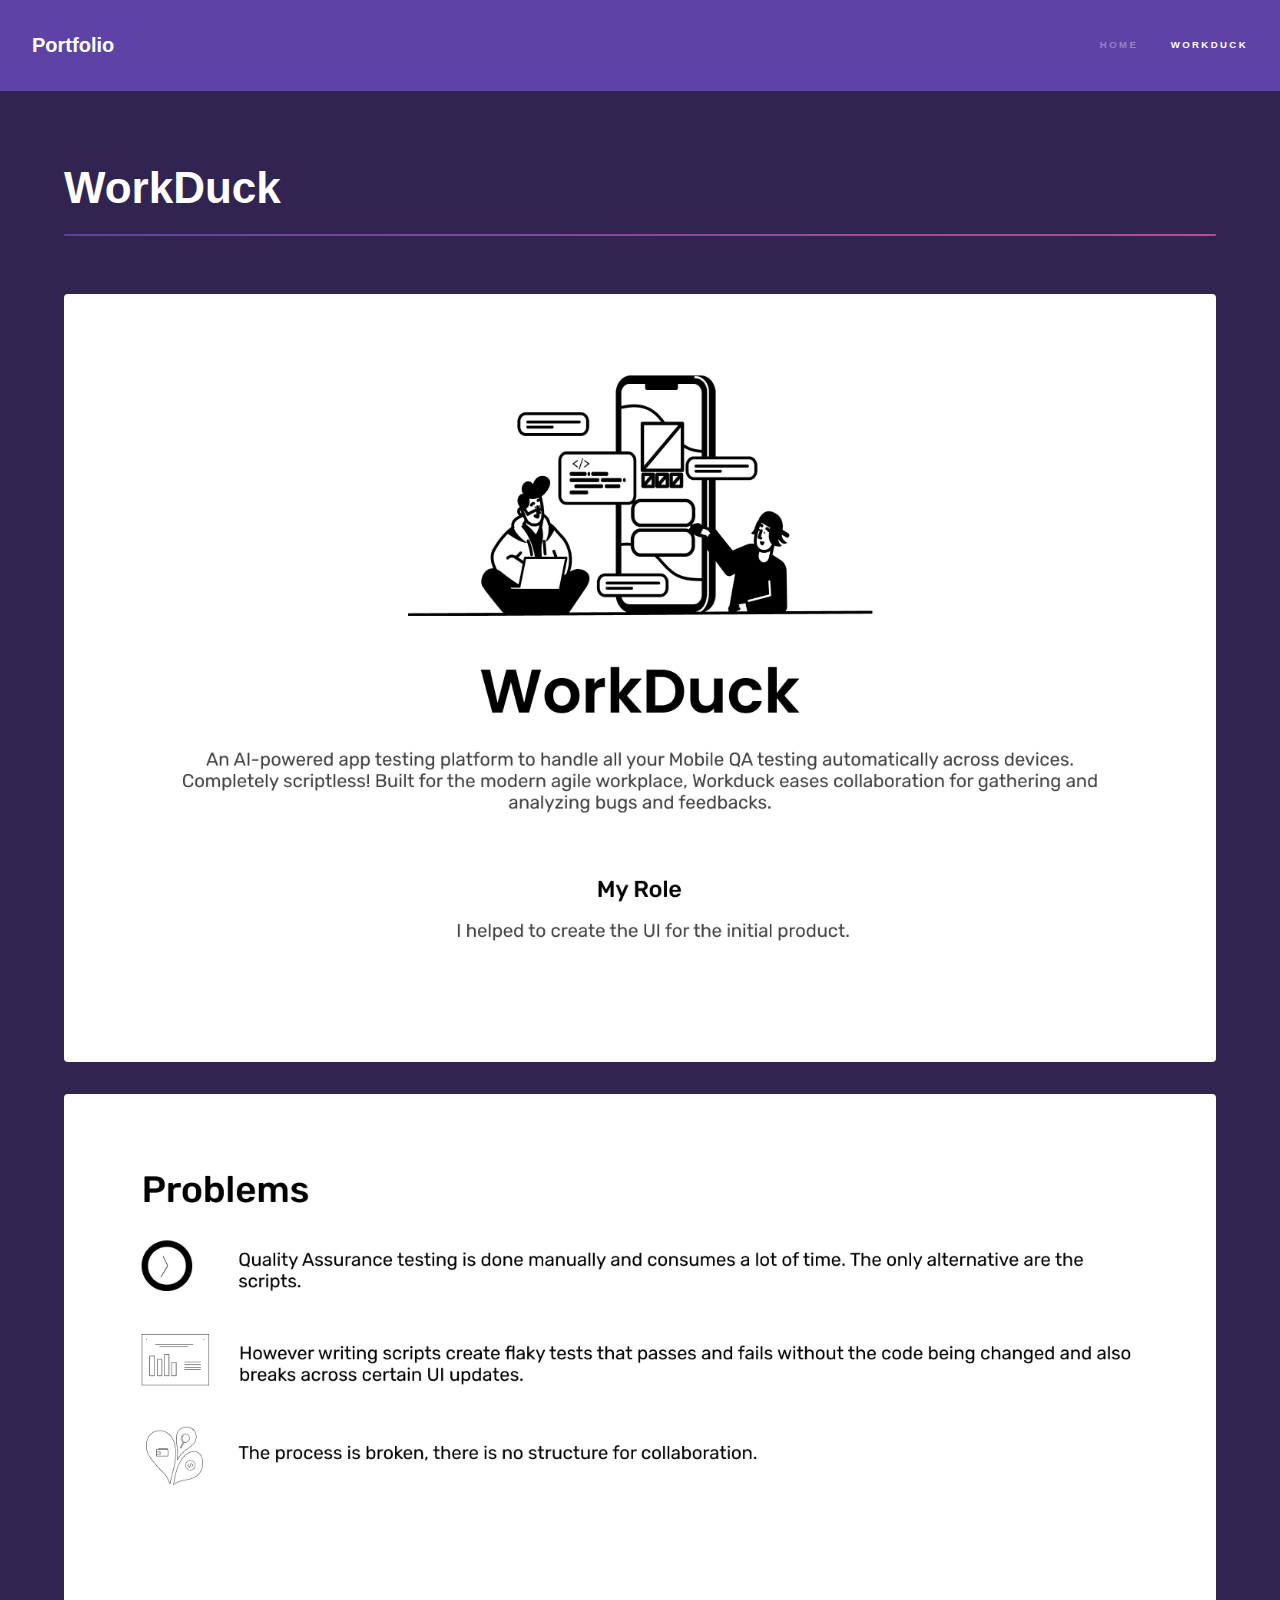
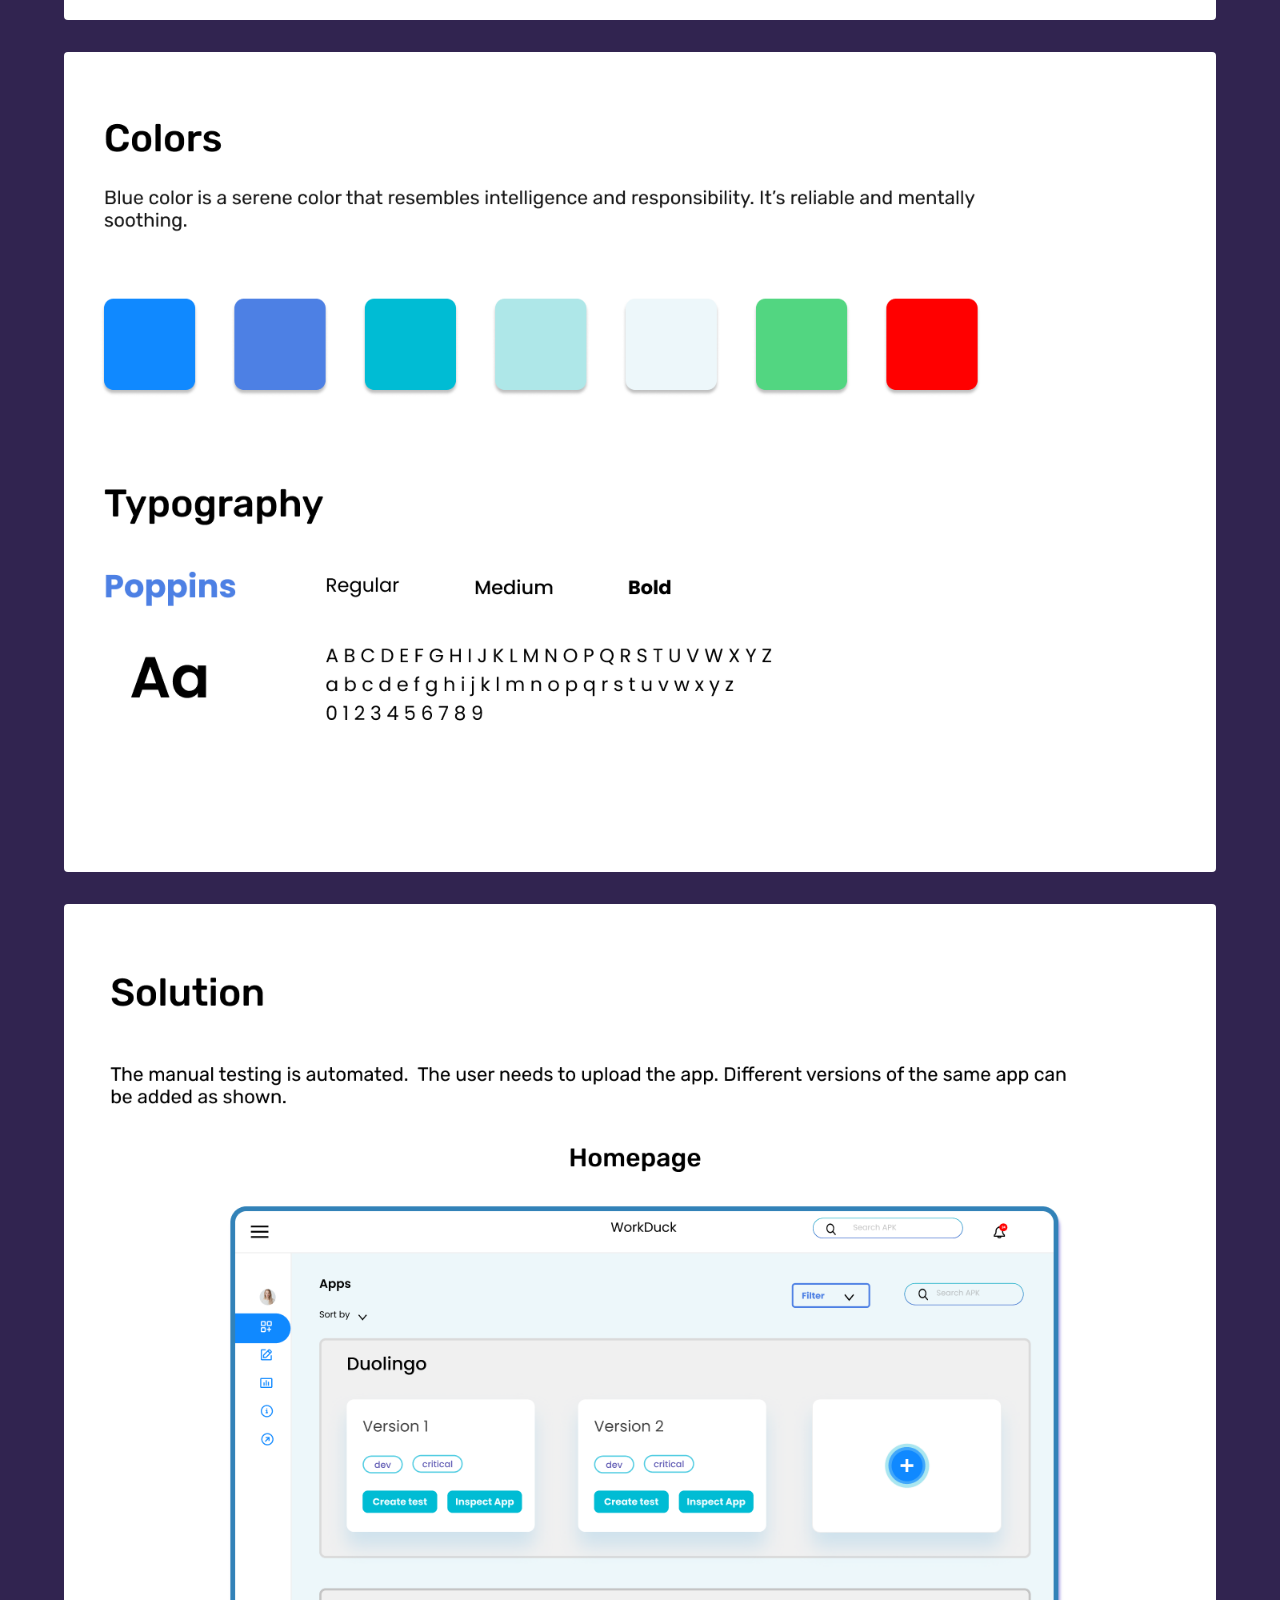
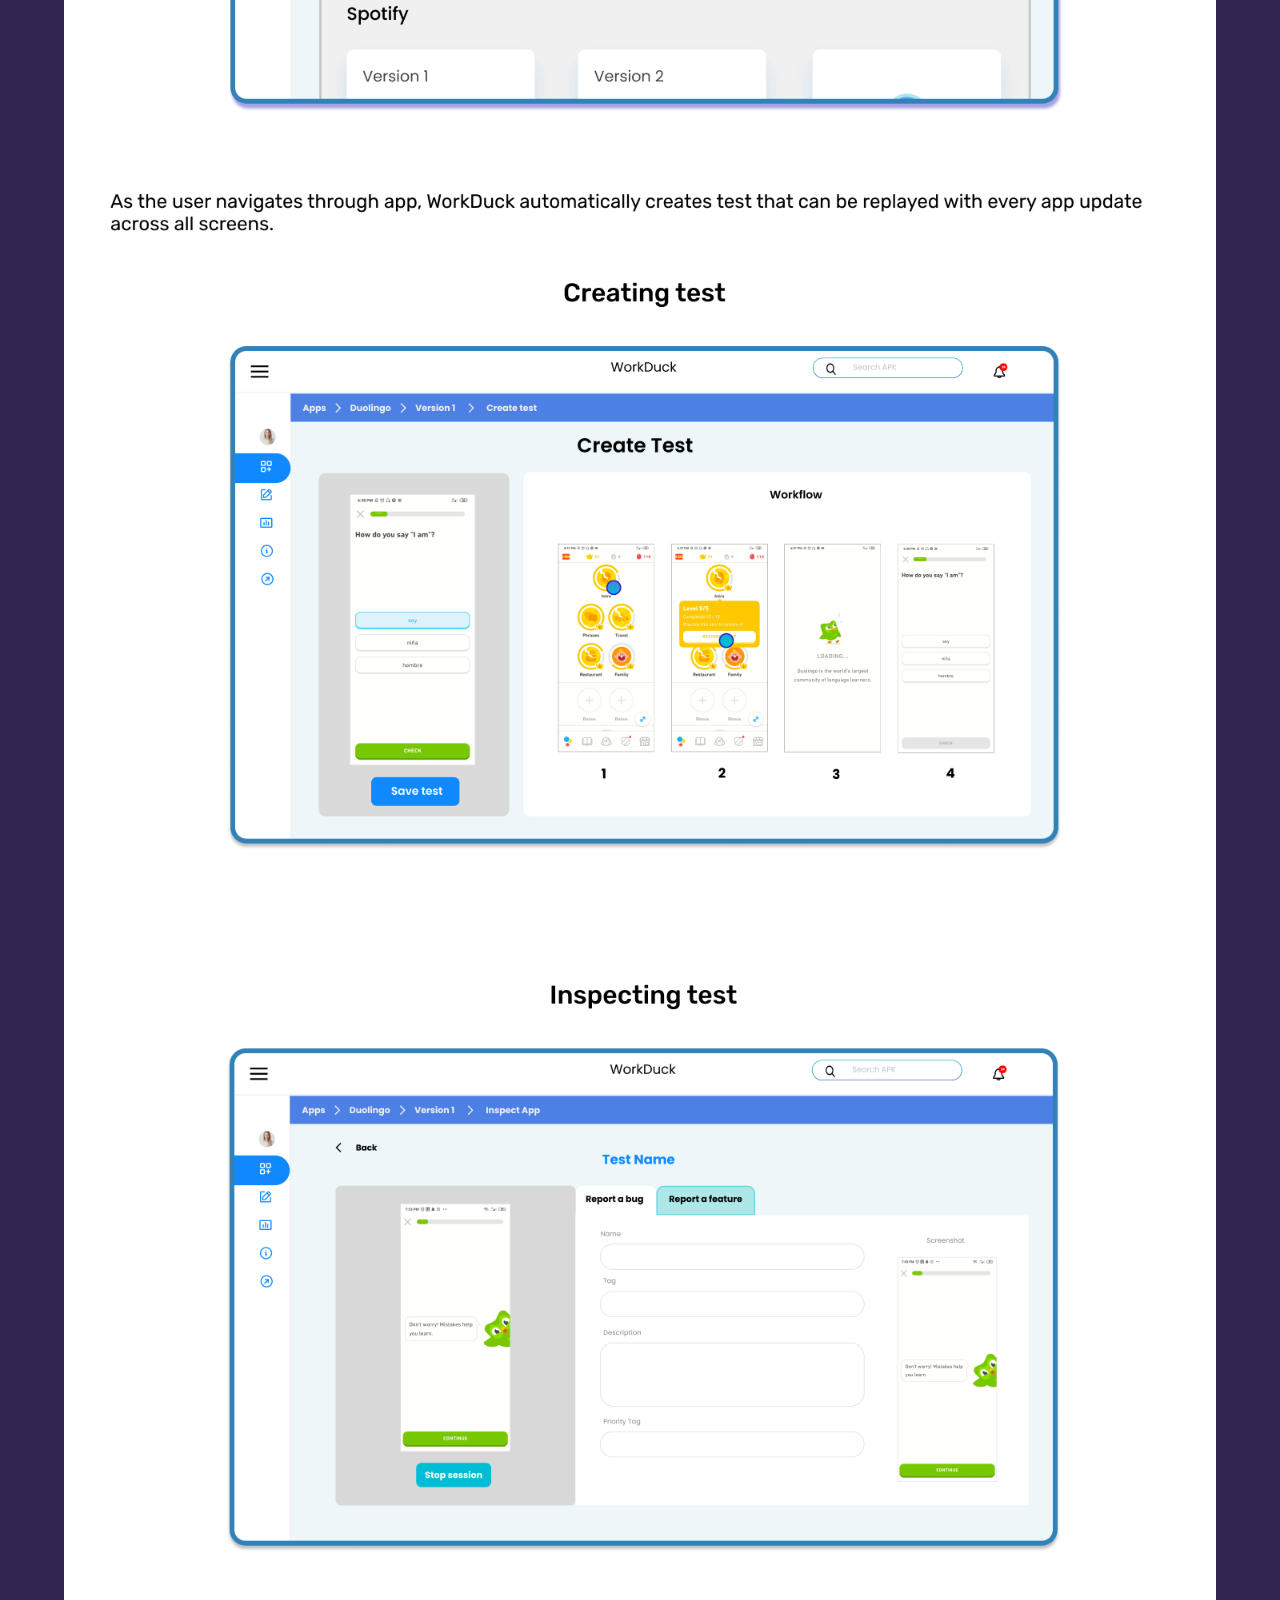
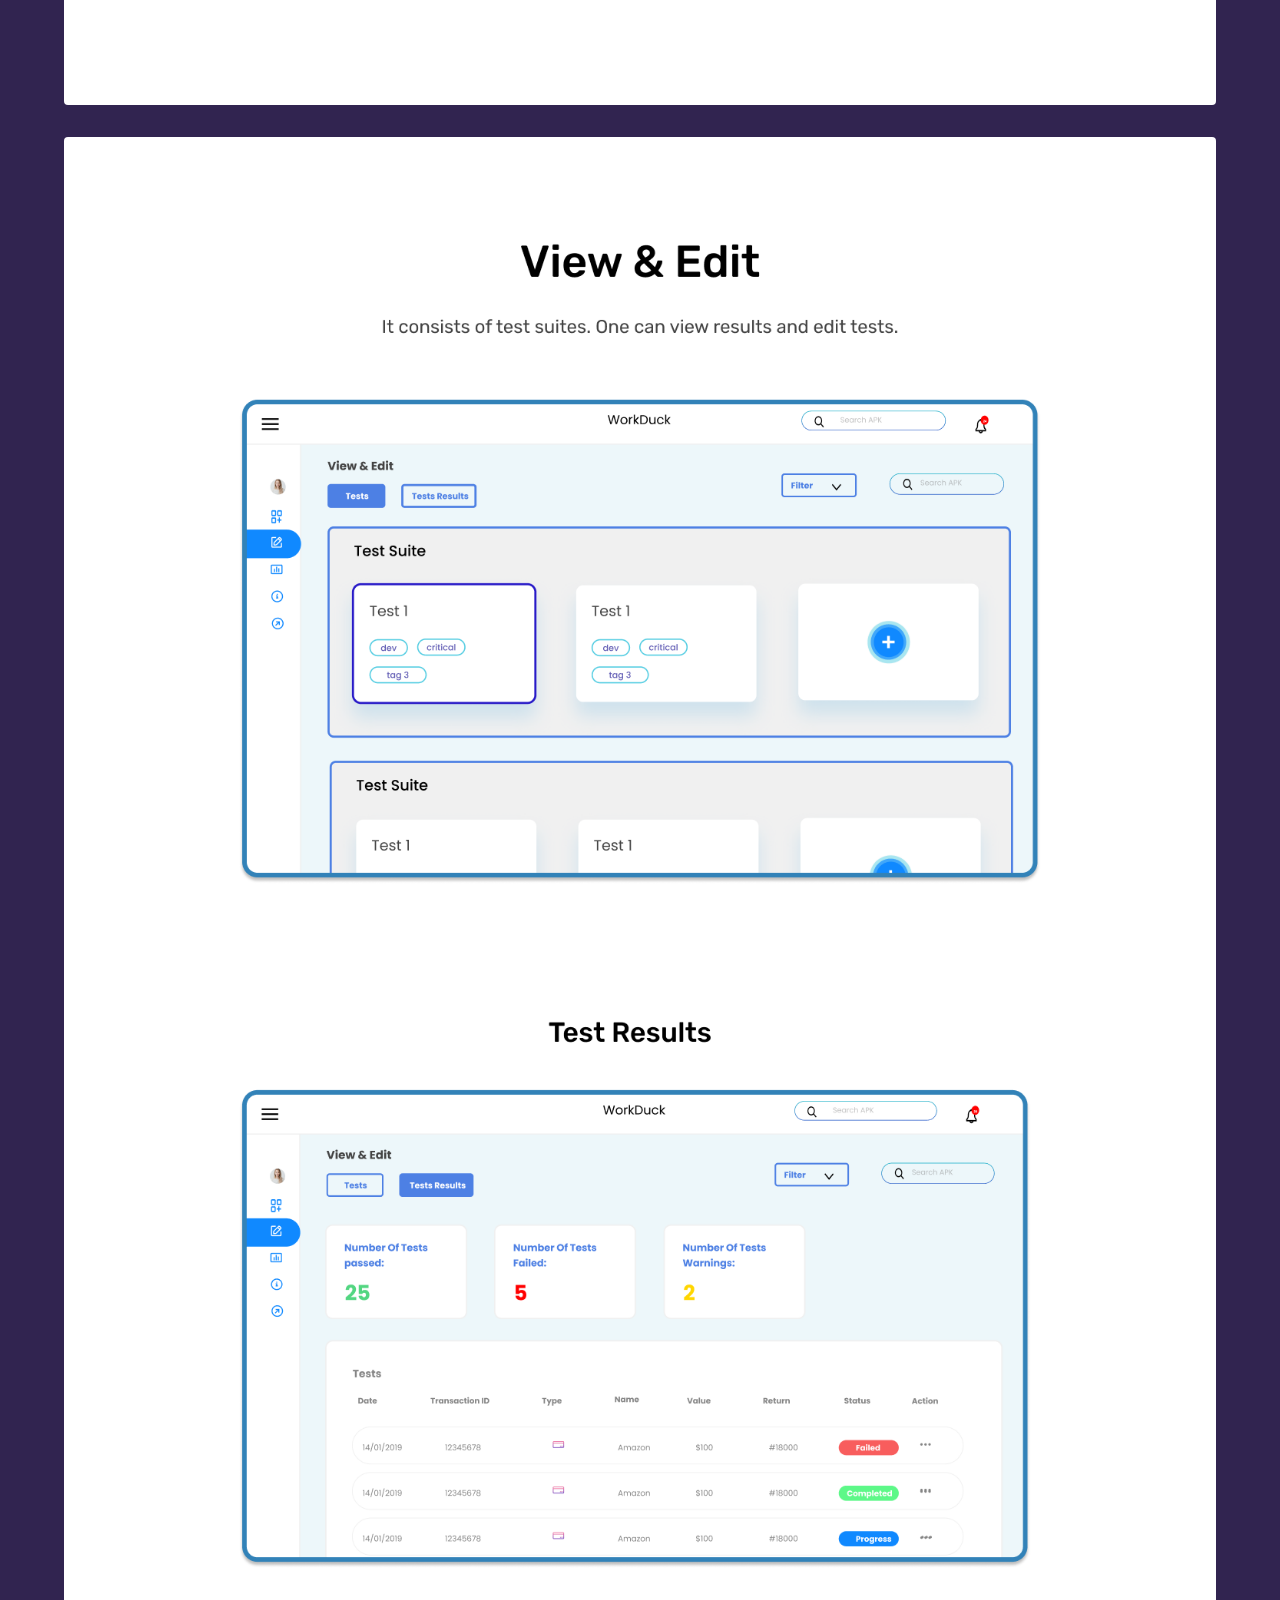
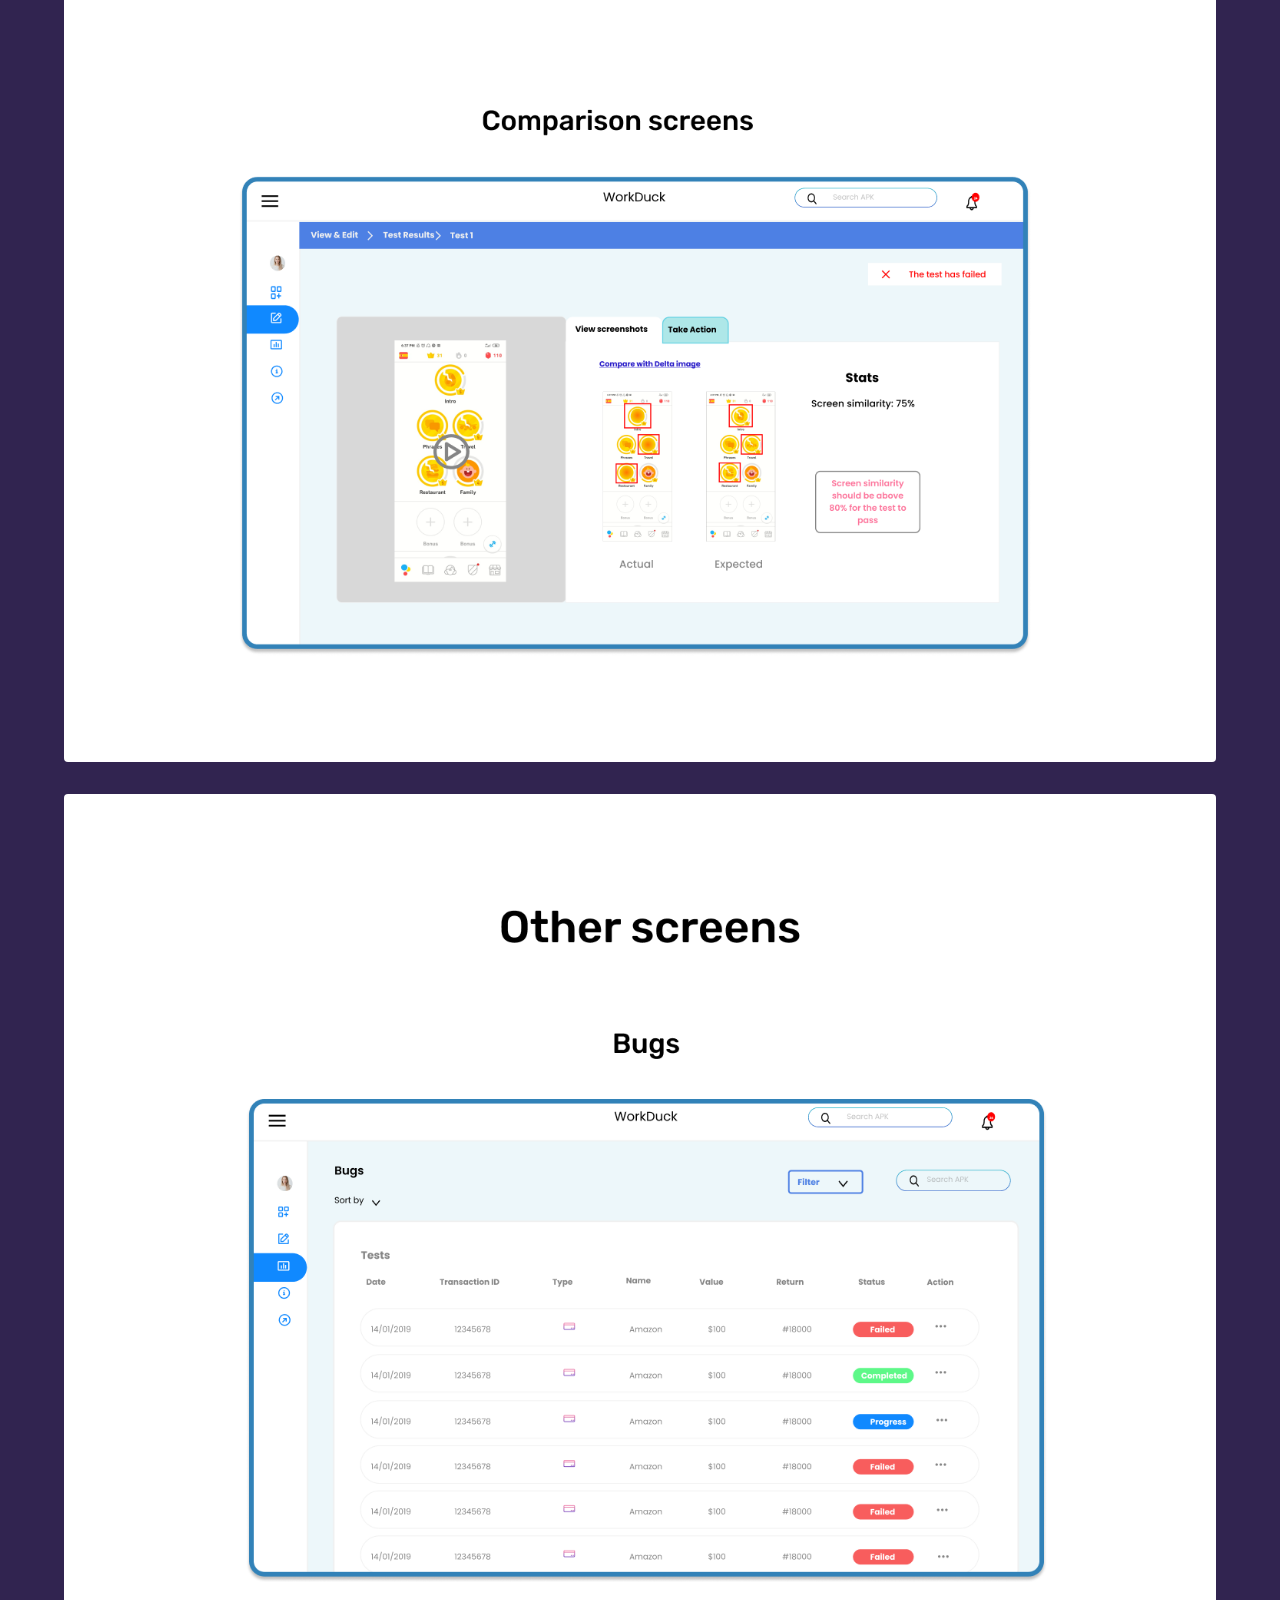
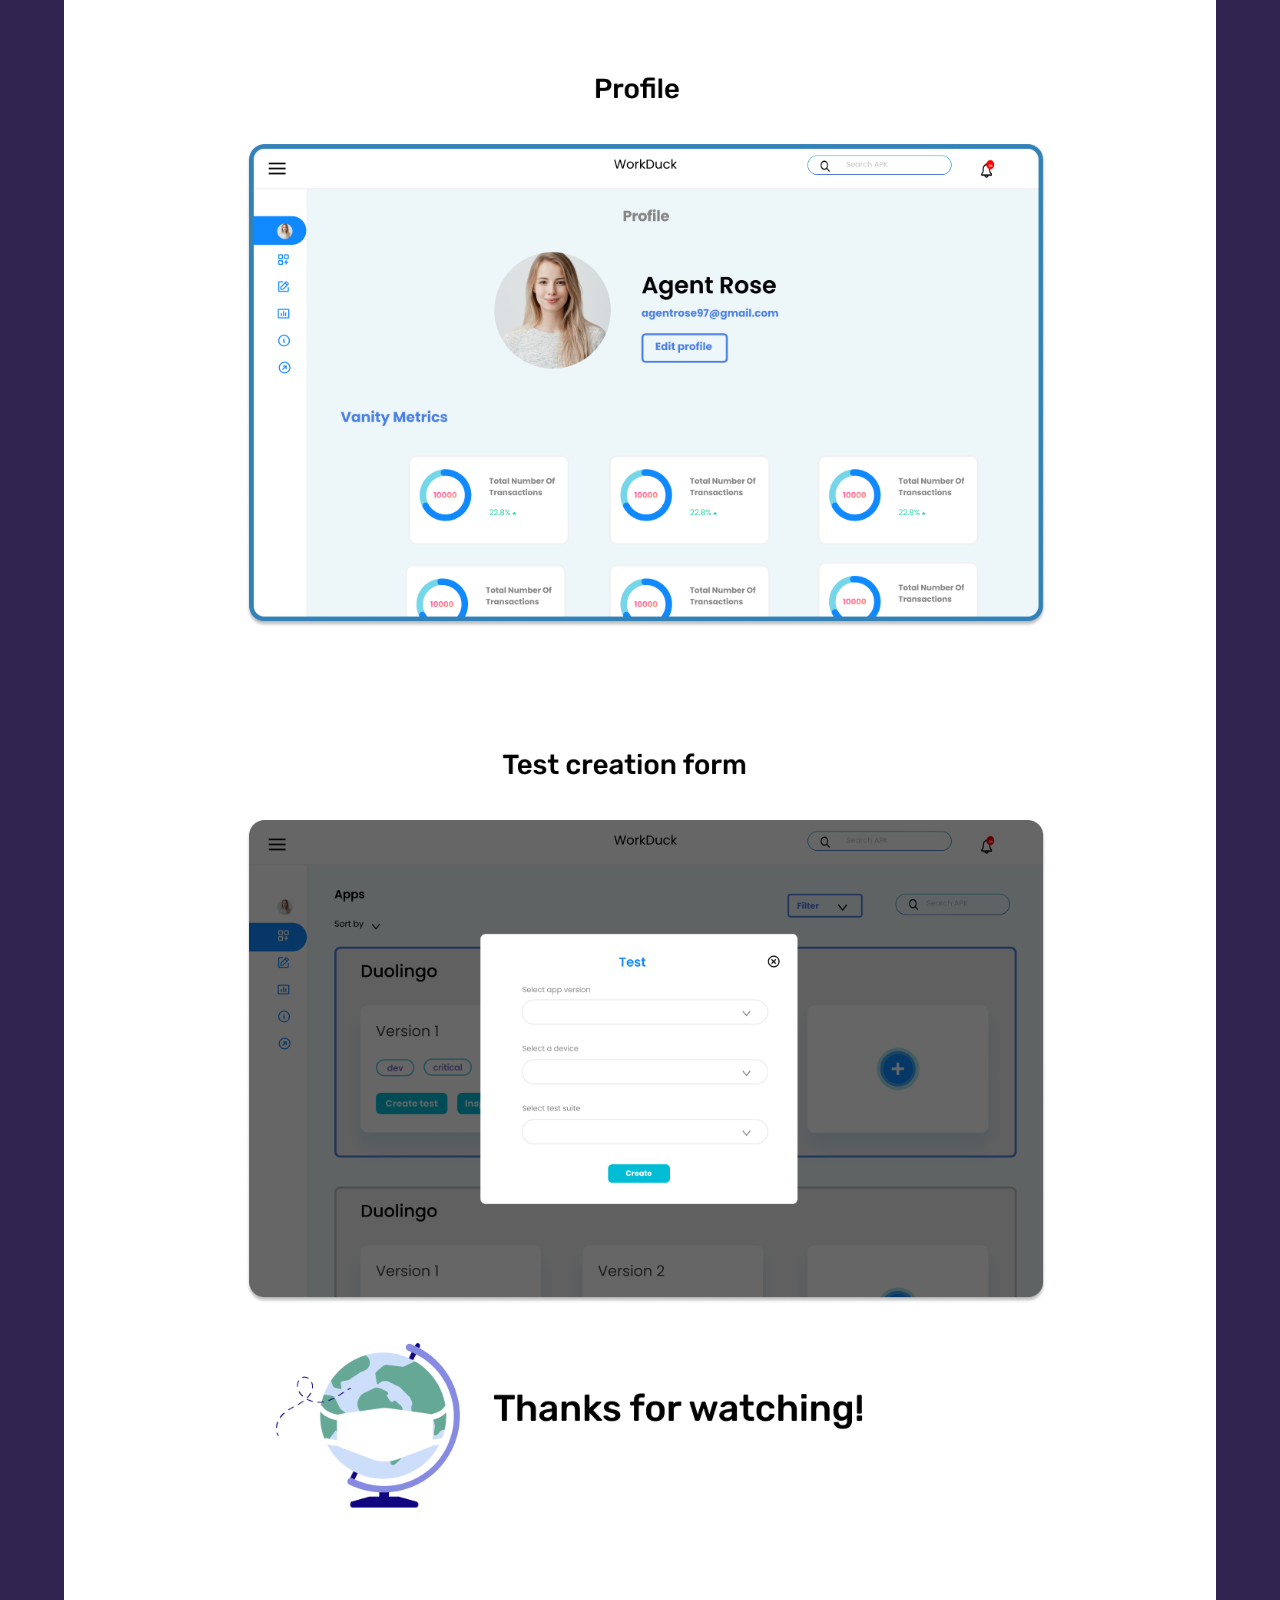
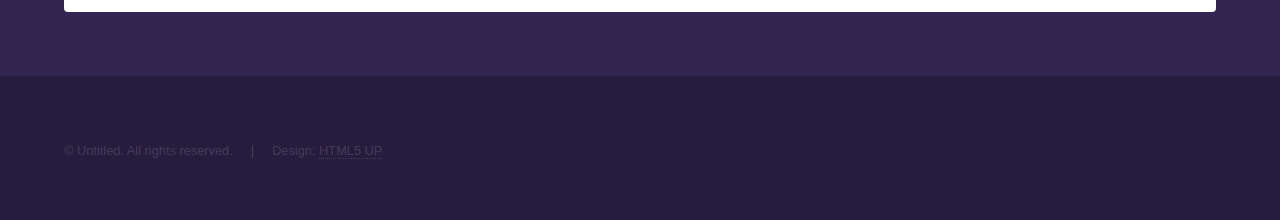
<file: Workduck.html>
<!DOCTYPE HTML>
<!--
	Hyperspace by HTML5 UP
	html5up.net | @n33co
	Free for personal and commercial use under the CCA 3.0 license (html5up.net/license)
-->
<html>
	<head>
		<title>WorkDuck-Portfolio</title>
		<meta charset="utf-8" />
		<meta name="viewport" content="width=device-width, initial-scale=1" />
		<!--[if lte IE 8]><script src="assets/js/ie/html5shiv.js"></script><![endif]-->
		<link rel="stylesheet" href="assets/css/main.css" />
		<!--[if lte IE 9]><link rel="stylesheet" href="assets/css/ie9.css" /><![endif]-->
		<!--[if lte IE 8]><link rel="stylesheet" href="assets/css/ie8.css" /><![endif]-->
		
	</head>
	<body>

		<!-- Header -->
			<header id="header">
				<a href="index.html" class="title">Portfolio</a>
				<nav>
					<ul>
						<li><a href="index.html">Home</a></li>
						<li><a href="generic.html" class="active">WorkDuck</a></li>
					</ul>
				</nav>
			</header>

		<!-- Wrapper -->
			<div id="wrapper">

				<!-- Main -->
					<section id="main" class="wrapper">
						<div class="inner">
							<h1 class="major">WorkDuck</h1>
							
							
						<span class="image fit"><img src="images/workduck.png" alt="" /></span>
						<span class="image fit"><img src="images/problmes.png" alt="" /></span>
						<span class="image fit"><img src="images/Visual design.png" alt="" /></span>
						<span class="image fit"><img src="images/WD1 (1).png" alt="" /></span>
						<span class="image fit"><img src="images/wd2.png" alt="" /></span>
						<span class="image fit"><img src="images/wd4.png" alt="" /></span>
						</div>
					</section>


		<!-- Footer -->
			<footer id="footer" class="wrapper alt">
				<div class="inner">
					<ul class="menu">
						<li>&copy; Untitled. All rights reserved.</li><li>Design: <a href="http://html5up.net">HTML5 UP</a></li>
					</ul>
				</div>
			</footer>

		<!-- Scripts -->
			<script src="assets/js/jquery.min.js"></script>
			<script src="assets/js/jquery.scrollex.min.js"></script>
			<script src="assets/js/jquery.scrolly.min.js"></script>
			<script src="assets/js/skel.min.js"></script>
			<script src="assets/js/util.js"></script>
			<!--[if lte IE 8]><script src="assets/js/ie/respond.min.js"></script><![endif]-->
			<script src="assets/js/main.js"></script>

	</body>
</html>
</file>
<file: assets/css/ie9.css>
/*
	Hyperspace by HTML5 UP
	html5up.net | @n33co
	Free for personal and commercial use under the CCA 3.0 license (html5up.net/license)
*/

/* Type */

	h1.major:after {
		background: #b74e91;
	}

/* Wrapper */

	.wrapper.fullscreen {
		min-height: 0;
		padding-bottom: 6em;
		padding-top: 6em;
	}

		body.is-ie .wrapper.fullscreen {
			height: auto;
		}

/* Spotlights */

	.spotlights > section {
		padding-left: 20em;
		position: relative;
	}

		.spotlights > section > .image {
			height: 100%;
			left: 0;
			position: absolute;
			top: 0;
			width: 20em;
		}

		.spotlights > section > .content {
			width: 100%;
		}

/* Features */

	.features:after {
		clear: both;
		content: '';
		display: block;
	}

	.features section {
		float: left;
	}

/* Split */

	.split:after {
		clear: both;
		content: '';
		display: block;
	}

	.split > * {
		float: left;
	}

/* Sidebar */

	#sidebar nav a:after {
		background-color: #b74e91;
	}

/* Header */

	#header:after {
		clear: both;
		content: '';
		display: block;
	}

	#header > .title {
		float: left;
	}

	#header > nav {
		float: right;
	}
</file>
<file: assets/css/ie8.css>
/*
	Hyperspace by HTML5 UP
	html5up.net | @n33co
	Free for personal and commercial use under the CCA 3.0 license (html5up.net/license)
*/

/* Type */

	body, input, select, textarea {
		color: #ffffff;
	}

/* Button */

	input[type="submit"],
	input[type="reset"],
	input[type="button"],
	button,
	.button {
		position: relative;
	}

		input[type="submit"]:after,
		input[type="reset"]:after,
		input[type="button"]:after,
		button:after,
		.button:after {
			display: none;
		}

/* Features */

	.features {
		border: solid 1px;
	}

/* Form */

	input[type="text"],
	input[type="password"],
	input[type="email"],
	input[type="tel"],
	select,
	textarea {
		background: transparent;
		border: solid 1px;
	}

/* Split */

	.split.style1 > :first-child {
		padding-right: 2em;
		width: 70%;
	}
</file>
<file: assets/css/main.css>
@import url(font-awesome.min.css);

/*
	Hyperspace by HTML5 UP
	html5up.net | @n33co
	Free for personal and commercial use under the CCA 3.0 license (html5up.net/license)
*/

/* Reset */

	html, body, div, span, applet, object, iframe, h1, h2, h3, h4, h5, h6, p, blockquote, pre, a, abbr, acronym, address, big, cite, code, del, dfn, em, img, ins, kbd, q, s, samp, small, strike, strong, sub, sup, tt, var, b, u, i, center, dl, dt, dd, ol, ul, li, fieldset, form, label, legend, table, caption, tbody, tfoot, thead, tr, th, td, article, aside, canvas, details, embed, figure, figcaption, footer, header, hgroup, menu, nav, output, ruby, section, summary, time, mark, audio, video {
		margin: 0;
		padding: 0;
		border: 0;
		font-size: 100%;
		font: inherit;
		vertical-align: baseline;
	}

	article, aside, details, figcaption, figure, footer, header, hgroup, menu, nav, section {
		display: block;
	}

	body {
		line-height: 1;
	}

	ol, ul {
		list-style: none;
	}

	blockquote, q {
		quotes: none;
	}

	blockquote:before, blockquote:after, q:before, q:after {
		content: '';
		content: none;
	}

	table {
		border-collapse: collapse;
		border-spacing: 0;
	}

	body {
		-webkit-text-size-adjust: none;
	}

/* Box Model */

	*, *:before, *:after {
		-moz-box-sizing: border-box;
		-webkit-box-sizing: border-box;
		box-sizing: border-box;
	}

/* Grid */

	.row {
		border-bottom: solid 1px transparent;
		-moz-box-sizing: border-box;
		-webkit-box-sizing: border-box;
		box-sizing: border-box;
	}

	.row > * {
		float: left;
		-moz-box-sizing: border-box;
		-webkit-box-sizing: border-box;
		box-sizing: border-box;
	}

	.row:after, .row:before {
		content: '';
		display: block;
		clear: both;
		height: 0;
	}

	.row.uniform > * > :first-child {
		margin-top: 0;
	}

	.row.uniform > * > :last-child {
		margin-bottom: 0;
	}

	.row.\30 \25 > * {
		padding: 0 0 0 0em;
	}

	.row.\30 \25 {
		margin: 0 0 -1px 0em;
	}

	.row.uniform.\30 \25 > * {
		padding: 0em 0 0 0em;
	}

	.row.uniform.\30 \25 {
		margin: 0em 0 -1px 0em;
	}

	.row > * {
		padding: 0 0 0 1.5em;
	}

	.row {
		margin: 0 0 -1px -1.5em;
	}

	.row.uniform > * {
		padding: 1.5em 0 0 1.5em;
	}

	.row.uniform {
		margin: -1.5em 0 -1px -1.5em;
	}

	.row.\32 00\25 > * {
		padding: 0 0 0 3em;
	}

	.row.\32 00\25 {
		margin: 0 0 -1px -3em;
	}

	.row.uniform.\32 00\25 > * {
		padding: 3em 0 0 3em;
	}

	.row.uniform.\32 00\25 {
		margin: -3em 0 -1px -3em;
	}

	.row.\31 50\25 > * {
		padding: 0 0 0 2.25em;
	}

	.row.\31 50\25 {
		margin: 0 0 -1px -2.25em;
	}

	.row.uniform.\31 50\25 > * {
		padding: 2.25em 0 0 2.25em;
	}

	.row.uniform.\31 50\25 {
		margin: -2.25em 0 -1px -2.25em;
	}

	.row.\35 0\25 > * {
		padding: 0 0 0 0.75em;
	}

	.row.\35 0\25 {
		margin: 0 0 -1px -0.75em;
	}

	.row.uniform.\35 0\25 > * {
		padding: 0.75em 0 0 0.75em;
	}

	.row.uniform.\35 0\25 {
		margin: -0.75em 0 -1px -0.75em;
	}

	.row.\32 5\25 > * {
		padding: 0 0 0 0.375em;
	}

	.row.\32 5\25 {
		margin: 0 0 -1px -0.375em;
	}

	.row.uniform.\32 5\25 > * {
		padding: 0.375em 0 0 0.375em;
	}

	.row.uniform.\32 5\25 {
		margin: -0.375em 0 -1px -0.375em;
	}

	.\31 2u, .\31 2u\24 {
		width: 100%;
		clear: none;
		margin-left: 0;
	}

	.\31 1u, .\31 1u\24 {
		width: 91.6666666667%;
		clear: none;
		margin-left: 0;
	}

	.\31 0u, .\31 0u\24 {
		width: 83.3333333333%;
		clear: none;
		margin-left: 0;
	}

	.\39 u, .\39 u\24 {
		width: 75%;
		clear: none;
		margin-left: 0;
	}

	.\38 u, .\38 u\24 {
		width: 66.6666666667%;
		clear: none;
		margin-left: 0;
	}

	.\37 u, .\37 u\24 {
		width: 58.3333333333%;
		clear: none;
		margin-left: 0;
	}

	.\36 u, .\36 u\24 {
		width: 50%;
		clear: none;
		margin-left: 0;
	}

	.\35 u, .\35 u\24 {
		width: 41.6666666667%;
		clear: none;
		margin-left: 0;
	}

	.\34 u, .\34 u\24 {
		width: 33.3333333333%;
		clear: none;
		margin-left: 0;
	}

	.\33 u, .\33 u\24 {
		width: 25%;
		clear: none;
		margin-left: 0;
	}

	.\32 u, .\32 u\24 {
		width: 16.6666666667%;
		clear: none;
		margin-left: 0;
	}

	.\31 u, .\31 u\24 {
		width: 8.3333333333%;
		clear: none;
		margin-left: 0;
	}

	.\31 2u\24 + *,
	.\31 1u\24 + *,
	.\31 0u\24 + *,
	.\39 u\24 + *,
	.\38 u\24 + *,
	.\37 u\24 + *,
	.\36 u\24 + *,
	.\35 u\24 + *,
	.\34 u\24 + *,
	.\33 u\24 + *,
	.\32 u\24 + *,
	.\31 u\24 + * {
		clear: left;
	}

	.\-11u {
		margin-left: 91.66667%;
	}

	.\-10u {
		margin-left: 83.33333%;
	}

	.\-9u {
		margin-left: 75%;
	}

	.\-8u {
		margin-left: 66.66667%;
	}

	.\-7u {
		margin-left: 58.33333%;
	}

	.\-6u {
		margin-left: 50%;
	}

	.\-5u {
		margin-left: 41.66667%;
	}

	.\-4u {
		margin-left: 33.33333%;
	}

	.\-3u {
		margin-left: 25%;
	}

	.\-2u {
		margin-left: 16.66667%;
	}

	.\-1u {
		margin-left: 8.33333%;
	}

	@media screen and (max-width: 1680px) {

		.row > * {
			padding: 0 0 0 1.5em;
		}

		.row {
			margin: 0 0 -1px -1.5em;
		}

		.row.uniform > * {
			padding: 1.5em 0 0 1.5em;
		}

		.row.uniform {
			margin: -1.5em 0 -1px -1.5em;
		}

		.row.\32 00\25 > * {
			padding: 0 0 0 3em;
		}

		.row.\32 00\25 {
			margin: 0 0 -1px -3em;
		}

		.row.uniform.\32 00\25 > * {
			padding: 3em 0 0 3em;
		}

		.row.uniform.\32 00\25 {
			margin: -3em 0 -1px -3em;
		}

		.row.\31 50\25 > * {
			padding: 0 0 0 2.25em;
		}

		.row.\31 50\25 {
			margin: 0 0 -1px -2.25em;
		}

		.row.uniform.\31 50\25 > * {
			padding: 2.25em 0 0 2.25em;
		}

		.row.uniform.\31 50\25 {
			margin: -2.25em 0 -1px -2.25em;
		}

		.row.\35 0\25 > * {
			padding: 0 0 0 0.75em;
		}

		.row.\35 0\25 {
			margin: 0 0 -1px -0.75em;
		}

		.row.uniform.\35 0\25 > * {
			padding: 0.75em 0 0 0.75em;
		}

		.row.uniform.\35 0\25 {
			margin: -0.75em 0 -1px -0.75em;
		}

		.row.\32 5\25 > * {
			padding: 0 0 0 0.375em;
		}

		.row.\32 5\25 {
			margin: 0 0 -1px -0.375em;
		}

		.row.uniform.\32 5\25 > * {
			padding: 0.375em 0 0 0.375em;
		}

		.row.uniform.\32 5\25 {
			margin: -0.375em 0 -1px -0.375em;
		}

		.\31 2u\28xlarge\29, .\31 2u\24\28xlarge\29 {
			width: 100%;
			clear: none;
			margin-left: 0;
		}

		.\31 1u\28xlarge\29, .\31 1u\24\28xlarge\29 {
			width: 91.6666666667%;
			clear: none;
			margin-left: 0;
		}

		.\31 0u\28xlarge\29, .\31 0u\24\28xlarge\29 {
			width: 83.3333333333%;
			clear: none;
			margin-left: 0;
		}

		.\39 u\28xlarge\29, .\39 u\24\28xlarge\29 {
			width: 75%;
			clear: none;
			margin-left: 0;
		}

		.\38 u\28xlarge\29, .\38 u\24\28xlarge\29 {
			width: 66.6666666667%;
			clear: none;
			margin-left: 0;
		}

		.\37 u\28xlarge\29, .\37 u\24\28xlarge\29 {
			width: 58.3333333333%;
			clear: none;
			margin-left: 0;
		}

		.\36 u\28xlarge\29, .\36 u\24\28xlarge\29 {
			width: 50%;
			clear: none;
			margin-left: 0;
		}

		.\35 u\28xlarge\29, .\35 u\24\28xlarge\29 {
			width: 41.6666666667%;
			clear: none;
			margin-left: 0;
		}

		.\34 u\28xlarge\29, .\34 u\24\28xlarge\29 {
			width: 33.3333333333%;
			clear: none;
			margin-left: 0;
		}

		.\33 u\28xlarge\29, .\33 u\24\28xlarge\29 {
			width: 25%;
			clear: none;
			margin-left: 0;
		}

		.\32 u\28xlarge\29, .\32 u\24\28xlarge\29 {
			width: 16.6666666667%;
			clear: none;
			margin-left: 0;
		}

		.\31 u\28xlarge\29, .\31 u\24\28xlarge\29 {
			width: 8.3333333333%;
			clear: none;
			margin-left: 0;
		}

		.\31 2u\24\28xlarge\29 + *,
		.\31 1u\24\28xlarge\29 + *,
		.\31 0u\24\28xlarge\29 + *,
		.\39 u\24\28xlarge\29 + *,
		.\38 u\24\28xlarge\29 + *,
		.\37 u\24\28xlarge\29 + *,
		.\36 u\24\28xlarge\29 + *,
		.\35 u\24\28xlarge\29 + *,
		.\34 u\24\28xlarge\29 + *,
		.\33 u\24\28xlarge\29 + *,
		.\32 u\24\28xlarge\29 + *,
		.\31 u\24\28xlarge\29 + * {
			clear: left;
		}

		.\-11u\28xlarge\29 {
			margin-left: 91.66667%;
		}

		.\-10u\28xlarge\29 {
			margin-left: 83.33333%;
		}

		.\-9u\28xlarge\29 {
			margin-left: 75%;
		}

		.\-8u\28xlarge\29 {
			margin-left: 66.66667%;
		}

		.\-7u\28xlarge\29 {
			margin-left: 58.33333%;
		}

		.\-6u\28xlarge\29 {
			margin-left: 50%;
		}

		.\-5u\28xlarge\29 {
			margin-left: 41.66667%;
		}

		.\-4u\28xlarge\29 {
			margin-left: 33.33333%;
		}

		.\-3u\28xlarge\29 {
			margin-left: 25%;
		}

		.\-2u\28xlarge\29 {
			margin-left: 16.66667%;
		}

		.\-1u\28xlarge\29 {
			margin-left: 8.33333%;
		}

	}

	@media screen and (max-width: 1280px) {

		.row > * {
			padding: 0 0 0 1.5em;
		}

		.row {
			margin: 0 0 -1px -1.5em;
		}

		.row.uniform > * {
			padding: 1.5em 0 0 1.5em;
		}

		.row.uniform {
			margin: -1.5em 0 -1px -1.5em;
		}

		.row.\32 00\25 > * {
			padding: 0 0 0 3em;
		}

		.row.\32 00\25 {
			margin: 0 0 -1px -3em;
		}

		.row.uniform.\32 00\25 > * {
			padding: 3em 0 0 3em;
		}

		.row.uniform.\32 00\25 {
			margin: -3em 0 -1px -3em;
		}

		.row.\31 50\25 > * {
			padding: 0 0 0 2.25em;
		}

		.row.\31 50\25 {
			margin: 0 0 -1px -2.25em;
		}

		.row.uniform.\31 50\25 > * {
			padding: 2.25em 0 0 2.25em;
		}

		.row.uniform.\31 50\25 {
			margin: -2.25em 0 -1px -2.25em;
		}

		.row.\35 0\25 > * {
			padding: 0 0 0 0.75em;
		}

		.row.\35 0\25 {
			margin: 0 0 -1px -0.75em;
		}

		.row.uniform.\35 0\25 > * {
			padding: 0.75em 0 0 0.75em;
		}

		.row.uniform.\35 0\25 {
			margin: -0.75em 0 -1px -0.75em;
		}

		.row.\32 5\25 > * {
			padding: 0 0 0 0.375em;
		}

		.row.\32 5\25 {
			margin: 0 0 -1px -0.375em;
		}

		.row.uniform.\32 5\25 > * {
			padding: 0.375em 0 0 0.375em;
		}

		.row.uniform.\32 5\25 {
			margin: -0.375em 0 -1px -0.375em;
		}

		.\31 2u\28large\29, .\31 2u\24\28large\29 {
			width: 100%;
			clear: none;
			margin-left: 0;
		}

		.\31 1u\28large\29, .\31 1u\24\28large\29 {
			width: 91.6666666667%;
			clear: none;
			margin-left: 0;
		}

		.\31 0u\28large\29, .\31 0u\24\28large\29 {
			width: 83.3333333333%;
			clear: none;
			margin-left: 0;
		}

		.\39 u\28large\29, .\39 u\24\28large\29 {
			width: 75%;
			clear: none;
			margin-left: 0;
		}

		.\38 u\28large\29, .\38 u\24\28large\29 {
			width: 66.6666666667%;
			clear: none;
			margin-left: 0;
		}

		.\37 u\28large\29, .\37 u\24\28large\29 {
			width: 58.3333333333%;
			clear: none;
			margin-left: 0;
		}

		.\36 u\28large\29, .\36 u\24\28large\29 {
			width: 50%;
			clear: none;
			margin-left: 0;
		}

		.\35 u\28large\29, .\35 u\24\28large\29 {
			width: 41.6666666667%;
			clear: none;
			margin-left: 0;
		}

		.\34 u\28large\29, .\34 u\24\28large\29 {
			width: 33.3333333333%;
			clear: none;
			margin-left: 0;
		}

		.\33 u\28large\29, .\33 u\24\28large\29 {
			width: 25%;
			clear: none;
			margin-left: 0;
		}

		.\32 u\28large\29, .\32 u\24\28large\29 {
			width: 16.6666666667%;
			clear: none;
			margin-left: 0;
		}

		.\31 u\28large\29, .\31 u\24\28large\29 {
			width: 8.3333333333%;
			clear: none;
			margin-left: 0;
		}

		.\31 2u\24\28large\29 + *,
		.\31 1u\24\28large\29 + *,
		.\31 0u\24\28large\29 + *,
		.\39 u\24\28large\29 + *,
		.\38 u\24\28large\29 + *,
		.\37 u\24\28large\29 + *,
		.\36 u\24\28large\29 + *,
		.\35 u\24\28large\29 + *,
		.\34 u\24\28large\29 + *,
		.\33 u\24\28large\29 + *,
		.\32 u\24\28large\29 + *,
		.\31 u\24\28large\29 + * {
			clear: left;
		}

		.\-11u\28large\29 {
			margin-left: 91.66667%;
		}

		.\-10u\28large\29 {
			margin-left: 83.33333%;
		}

		.\-9u\28large\29 {
			margin-left: 75%;
		}

		.\-8u\28large\29 {
			margin-left: 66.66667%;
		}

		.\-7u\28large\29 {
			margin-left: 58.33333%;
		}

		.\-6u\28large\29 {
			margin-left: 50%;
		}

		.\-5u\28large\29 {
			margin-left: 41.66667%;
		}

		.\-4u\28large\29 {
			margin-left: 33.33333%;
		}

		.\-3u\28large\29 {
			margin-left: 25%;
		}

		.\-2u\28large\29 {
			margin-left: 16.66667%;
		}

		.\-1u\28large\29 {
			margin-left: 8.33333%;
		}

	}

	@media screen and (max-width: 980px) {

		.row > * {
			padding: 0 0 0 1.5em;
		}

		.row {
			margin: 0 0 -1px -1.5em;
		}

		.row.uniform > * {
			padding: 1.5em 0 0 1.5em;
		}

		.row.uniform {
			margin: -1.5em 0 -1px -1.5em;
		}

		.row.\32 00\25 > * {
			padding: 0 0 0 3em;
		}

		.row.\32 00\25 {
			margin: 0 0 -1px -3em;
		}

		.row.uniform.\32 00\25 > * {
			padding: 3em 0 0 3em;
		}

		.row.uniform.\32 00\25 {
			margin: -3em 0 -1px -3em;
		}

		.row.\31 50\25 > * {
			padding: 0 0 0 2.25em;
		}

		.row.\31 50\25 {
			margin: 0 0 -1px -2.25em;
		}

		.row.uniform.\31 50\25 > * {
			padding: 2.25em 0 0 2.25em;
		}

		.row.uniform.\31 50\25 {
			margin: -2.25em 0 -1px -2.25em;
		}

		.row.\35 0\25 > * {
			padding: 0 0 0 0.75em;
		}

		.row.\35 0\25 {
			margin: 0 0 -1px -0.75em;
		}

		.row.uniform.\35 0\25 > * {
			padding: 0.75em 0 0 0.75em;
		}

		.row.uniform.\35 0\25 {
			margin: -0.75em 0 -1px -0.75em;
		}

		.row.\32 5\25 > * {
			padding: 0 0 0 0.375em;
		}

		.row.\32 5\25 {
			margin: 0 0 -1px -0.375em;
		}

		.row.uniform.\32 5\25 > * {
			padding: 0.375em 0 0 0.375em;
		}

		.row.uniform.\32 5\25 {
			margin: -0.375em 0 -1px -0.375em;
		}

		.\31 2u\28medium\29, .\31 2u\24\28medium\29 {
			width: 100%;
			clear: none;
			margin-left: 0;
		}

		.\31 1u\28medium\29, .\31 1u\24\28medium\29 {
			width: 91.6666666667%;
			clear: none;
			margin-left: 0;
		}

		.\31 0u\28medium\29, .\31 0u\24\28medium\29 {
			width: 83.3333333333%;
			clear: none;
			margin-left: 0;
		}

		.\39 u\28medium\29, .\39 u\24\28medium\29 {
			width: 75%;
			clear: none;
			margin-left: 0;
		}

		.\38 u\28medium\29, .\38 u\24\28medium\29 {
			width: 66.6666666667%;
			clear: none;
			margin-left: 0;
		}

		.\37 u\28medium\29, .\37 u\24\28medium\29 {
			width: 58.3333333333%;
			clear: none;
			margin-left: 0;
		}

		.\36 u\28medium\29, .\36 u\24\28medium\29 {
			width: 50%;
			clear: none;
			margin-left: 0;
		}

		.\35 u\28medium\29, .\35 u\24\28medium\29 {
			width: 41.6666666667%;
			clear: none;
			margin-left: 0;
		}

		.\34 u\28medium\29, .\34 u\24\28medium\29 {
			width: 33.3333333333%;
			clear: none;
			margin-left: 0;
		}

		.\33 u\28medium\29, .\33 u\24\28medium\29 {
			width: 25%;
			clear: none;
			margin-left: 0;
		}

		.\32 u\28medium\29, .\32 u\24\28medium\29 {
			width: 16.6666666667%;
			clear: none;
			margin-left: 0;
		}

		.\31 u\28medium\29, .\31 u\24\28medium\29 {
			width: 8.3333333333%;
			clear: none;
			margin-left: 0;
		}

		.\31 2u\24\28medium\29 + *,
		.\31 1u\24\28medium\29 + *,
		.\31 0u\24\28medium\29 + *,
		.\39 u\24\28medium\29 + *,
		.\38 u\24\28medium\29 + *,
		.\37 u\24\28medium\29 + *,
		.\36 u\24\28medium\29 + *,
		.\35 u\24\28medium\29 + *,
		.\34 u\24\28medium\29 + *,
		.\33 u\24\28medium\29 + *,
		.\32 u\24\28medium\29 + *,
		.\31 u\24\28medium\29 + * {
			clear: left;
		}

		.\-11u\28medium\29 {
			margin-left: 91.66667%;
		}

		.\-10u\28medium\29 {
			margin-left: 83.33333%;
		}

		.\-9u\28medium\29 {
			margin-left: 75%;
		}

		.\-8u\28medium\29 {
			margin-left: 66.66667%;
		}

		.\-7u\28medium\29 {
			margin-left: 58.33333%;
		}

		.\-6u\28medium\29 {
			margin-left: 50%;
		}

		.\-5u\28medium\29 {
			margin-left: 41.66667%;
		}

		.\-4u\28medium\29 {
			margin-left: 33.33333%;
		}

		.\-3u\28medium\29 {
			margin-left: 25%;
		}

		.\-2u\28medium\29 {
			margin-left: 16.66667%;
		}

		.\-1u\28medium\29 {
			margin-left: 8.33333%;
		}

	}

	@media screen and (max-width: 736px) {

		.row > * {
			padding: 0 0 0 1.5em;
		}

		.row {
			margin: 0 0 -1px -1.5em;
		}

		.row.uniform > * {
			padding: 1.5em 0 0 1.5em;
		}

		.row.uniform {
			margin: -1.5em 0 -1px -1.5em;
		}

		.row.\32 00\25 > * {
			padding: 0 0 0 3em;
		}

		.row.\32 00\25 {
			margin: 0 0 -1px -3em;
		}

		.row.uniform.\32 00\25 > * {
			padding: 3em 0 0 3em;
		}

		.row.uniform.\32 00\25 {
			margin: -3em 0 -1px -3em;
		}

		.row.\31 50\25 > * {
			padding: 0 0 0 2.25em;
		}

		.row.\31 50\25 {
			margin: 0 0 -1px -2.25em;
		}

		.row.uniform.\31 50\25 > * {
			padding: 2.25em 0 0 2.25em;
		}

		.row.uniform.\31 50\25 {
			margin: -2.25em 0 -1px -2.25em;
		}

		.row.\35 0\25 > * {
			padding: 0 0 0 0.75em;
		}

		.row.\35 0\25 {
			margin: 0 0 -1px -0.75em;
		}

		.row.uniform.\35 0\25 > * {
			padding: 0.75em 0 0 0.75em;
		}

		.row.uniform.\35 0\25 {
			margin: -0.75em 0 -1px -0.75em;
		}

		.row.\32 5\25 > * {
			padding: 0 0 0 0.375em;
		}

		.row.\32 5\25 {
			margin: 0 0 -1px -0.375em;
		}

		.row.uniform.\32 5\25 > * {
			padding: 0.375em 0 0 0.375em;
		}

		.row.uniform.\32 5\25 {
			margin: -0.375em 0 -1px -0.375em;
		}

		.\31 2u\28small\29, .\31 2u\24\28small\29 {
			width: 100%;
			clear: none;
			margin-left: 0;
		}

		.\31 1u\28small\29, .\31 1u\24\28small\29 {
			width: 91.6666666667%;
			clear: none;
			margin-left: 0;
		}

		.\31 0u\28small\29, .\31 0u\24\28small\29 {
			width: 83.3333333333%;
			clear: none;
			margin-left: 0;
		}

		.\39 u\28small\29, .\39 u\24\28small\29 {
			width: 75%;
			clear: none;
			margin-left: 0;
		}

		.\38 u\28small\29, .\38 u\24\28small\29 {
			width: 66.6666666667%;
			clear: none;
			margin-left: 0;
		}

		.\37 u\28small\29, .\37 u\24\28small\29 {
			width: 58.3333333333%;
			clear: none;
			margin-left: 0;
		}

		.\36 u\28small\29, .\36 u\24\28small\29 {
			width: 50%;
			clear: none;
			margin-left: 0;
		}

		.\35 u\28small\29, .\35 u\24\28small\29 {
			width: 41.6666666667%;
			clear: none;
			margin-left: 0;
		}

		.\34 u\28small\29, .\34 u\24\28small\29 {
			width: 33.3333333333%;
			clear: none;
			margin-left: 0;
		}

		.\33 u\28small\29, .\33 u\24\28small\29 {
			width: 25%;
			clear: none;
			margin-left: 0;
		}

		.\32 u\28small\29, .\32 u\24\28small\29 {
			width: 16.6666666667%;
			clear: none;
			margin-left: 0;
		}

		.\31 u\28small\29, .\31 u\24\28small\29 {
			width: 8.3333333333%;
			clear: none;
			margin-left: 0;
		}

		.\31 2u\24\28small\29 + *,
		.\31 1u\24\28small\29 + *,
		.\31 0u\24\28small\29 + *,
		.\39 u\24\28small\29 + *,
		.\38 u\24\28small\29 + *,
		.\37 u\24\28small\29 + *,
		.\36 u\24\28small\29 + *,
		.\35 u\24\28small\29 + *,
		.\34 u\24\28small\29 + *,
		.\33 u\24\28small\29 + *,
		.\32 u\24\28small\29 + *,
		.\31 u\24\28small\29 + * {
			clear: left;
		}

		.\-11u\28small\29 {
			margin-left: 91.66667%;
		}

		.\-10u\28small\29 {
			margin-left: 83.33333%;
		}

		.\-9u\28small\29 {
			margin-left: 75%;
		}

		.\-8u\28small\29 {
			margin-left: 66.66667%;
		}

		.\-7u\28small\29 {
			margin-left: 58.33333%;
		}

		.\-6u\28small\29 {
			margin-left: 50%;
		}

		.\-5u\28small\29 {
			margin-left: 41.66667%;
		}

		.\-4u\28small\29 {
			margin-left: 33.33333%;
		}

		.\-3u\28small\29 {
			margin-left: 25%;
		}

		.\-2u\28small\29 {
			margin-left: 16.66667%;
		}

		.\-1u\28small\29 {
			margin-left: 8.33333%;
		}

	}

	@media screen and (max-width: 480px) {

		.row > * {
			padding: 0 0 0 1.5em;
		}

		.row {
			margin: 0 0 -1px -1.5em;
		}

		.row.uniform > * {
			padding: 1.5em 0 0 1.5em;
		}

		.row.uniform {
			margin: -1.5em 0 -1px -1.5em;
		}

		.row.\32 00\25 > * {
			padding: 0 0 0 3em;
		}

		.row.\32 00\25 {
			margin: 0 0 -1px -3em;
		}

		.row.uniform.\32 00\25 > * {
			padding: 3em 0 0 3em;
		}

		.row.uniform.\32 00\25 {
			margin: -3em 0 -1px -3em;
		}

		.row.\31 50\25 > * {
			padding: 0 0 0 2.25em;
		}

		.row.\31 50\25 {
			margin: 0 0 -1px -2.25em;
		}

		.row.uniform.\31 50\25 > * {
			padding: 2.25em 0 0 2.25em;
		}

		.row.uniform.\31 50\25 {
			margin: -2.25em 0 -1px -2.25em;
		}

		.row.\35 0\25 > * {
			padding: 0 0 0 0.75em;
		}

		.row.\35 0\25 {
			margin: 0 0 -1px -0.75em;
		}

		.row.uniform.\35 0\25 > * {
			padding: 0.75em 0 0 0.75em;
		}

		.row.uniform.\35 0\25 {
			margin: -0.75em 0 -1px -0.75em;
		}

		.row.\32 5\25 > * {
			padding: 0 0 0 0.375em;
		}

		.row.\32 5\25 {
			margin: 0 0 -1px -0.375em;
		}

		.row.uniform.\32 5\25 > * {
			padding: 0.375em 0 0 0.375em;
		}

		.row.uniform.\32 5\25 {
			margin: -0.375em 0 -1px -0.375em;
		}

		.\31 2u\28xsmall\29, .\31 2u\24\28xsmall\29 {
			width: 100%;
			clear: none;
			margin-left: 0;
		}

		.\31 1u\28xsmall\29, .\31 1u\24\28xsmall\29 {
			width: 91.6666666667%;
			clear: none;
			margin-left: 0;
		}

		.\31 0u\28xsmall\29, .\31 0u\24\28xsmall\29 {
			width: 83.3333333333%;
			clear: none;
			margin-left: 0;
		}

		.\39 u\28xsmall\29, .\39 u\24\28xsmall\29 {
			width: 75%;
			clear: none;
			margin-left: 0;
		}

		.\38 u\28xsmall\29, .\38 u\24\28xsmall\29 {
			width: 66.6666666667%;
			clear: none;
			margin-left: 0;
		}

		.\37 u\28xsmall\29, .\37 u\24\28xsmall\29 {
			width: 58.3333333333%;
			clear: none;
			margin-left: 0;
		}

		.\36 u\28xsmall\29, .\36 u\24\28xsmall\29 {
			width: 50%;
			clear: none;
			margin-left: 0;
		}

		.\35 u\28xsmall\29, .\35 u\24\28xsmall\29 {
			width: 41.6666666667%;
			clear: none;
			margin-left: 0;
		}

		.\34 u\28xsmall\29, .\34 u\24\28xsmall\29 {
			width: 33.3333333333%;
			clear: none;
			margin-left: 0;
		}

		.\33 u\28xsmall\29, .\33 u\24\28xsmall\29 {
			width: 25%;
			clear: none;
			margin-left: 0;
		}

		.\32 u\28xsmall\29, .\32 u\24\28xsmall\29 {
			width: 16.6666666667%;
			clear: none;
			margin-left: 0;
		}

		.\31 u\28xsmall\29, .\31 u\24\28xsmall\29 {
			width: 8.3333333333%;
			clear: none;
			margin-left: 0;
		}

		.\31 2u\24\28xsmall\29 + *,
		.\31 1u\24\28xsmall\29 + *,
		.\31 0u\24\28xsmall\29 + *,
		.\39 u\24\28xsmall\29 + *,
		.\38 u\24\28xsmall\29 + *,
		.\37 u\24\28xsmall\29 + *,
		.\36 u\24\28xsmall\29 + *,
		.\35 u\24\28xsmall\29 + *,
		.\34 u\24\28xsmall\29 + *,
		.\33 u\24\28xsmall\29 + *,
		.\32 u\24\28xsmall\29 + *,
		.\31 u\24\28xsmall\29 + * {
			clear: left;
		}

		.\-11u\28xsmall\29 {
			margin-left: 91.66667%;
		}

		.\-10u\28xsmall\29 {
			margin-left: 83.33333%;
		}

		.\-9u\28xsmall\29 {
			margin-left: 75%;
		}

		.\-8u\28xsmall\29 {
			margin-left: 66.66667%;
		}

		.\-7u\28xsmall\29 {
			margin-left: 58.33333%;
		}

		.\-6u\28xsmall\29 {
			margin-left: 50%;
		}

		.\-5u\28xsmall\29 {
			margin-left: 41.66667%;
		}

		.\-4u\28xsmall\29 {
			margin-left: 33.33333%;
		}

		.\-3u\28xsmall\29 {
			margin-left: 25%;
		}

		.\-2u\28xsmall\29 {
			margin-left: 16.66667%;
		}

		.\-1u\28xsmall\29 {
			margin-left: 8.33333%;
		}

	}

	@media screen and (max-width: 360px) {

		.row > * {
			padding: 0 0 0 1.5em;
		}

		.row {
			margin: 0 0 -1px -1.5em;
		}

		.row.uniform > * {
			padding: 1.5em 0 0 1.5em;
		}

		.row.uniform {
			margin: -1.5em 0 -1px -1.5em;
		}

		.row.\32 00\25 > * {
			padding: 0 0 0 3em;
		}

		.row.\32 00\25 {
			margin: 0 0 -1px -3em;
		}

		.row.uniform.\32 00\25 > * {
			padding: 3em 0 0 3em;
		}

		.row.uniform.\32 00\25 {
			margin: -3em 0 -1px -3em;
		}

		.row.\31 50\25 > * {
			padding: 0 0 0 2.25em;
		}

		.row.\31 50\25 {
			margin: 0 0 -1px -2.25em;
		}

		.row.uniform.\31 50\25 > * {
			padding: 2.25em 0 0 2.25em;
		}

		.row.uniform.\31 50\25 {
			margin: -2.25em 0 -1px -2.25em;
		}

		.row.\35 0\25 > * {
			padding: 0 0 0 0.75em;
		}

		.row.\35 0\25 {
			margin: 0 0 -1px -0.75em;
		}

		.row.uniform.\35 0\25 > * {
			padding: 0.75em 0 0 0.75em;
		}

		.row.uniform.\35 0\25 {
			margin: -0.75em 0 -1px -0.75em;
		}

		.row.\32 5\25 > * {
			padding: 0 0 0 0.375em;
		}

		.row.\32 5\25 {
			margin: 0 0 -1px -0.375em;
		}

		.row.uniform.\32 5\25 > * {
			padding: 0.375em 0 0 0.375em;
		}

		.row.uniform.\32 5\25 {
			margin: -0.375em 0 -1px -0.375em;
		}

		.\31 2u\28xxsmall\29, .\31 2u\24\28xxsmall\29 {
			width: 100%;
			clear: none;
			margin-left: 0;
		}

		.\31 1u\28xxsmall\29, .\31 1u\24\28xxsmall\29 {
			width: 91.6666666667%;
			clear: none;
			margin-left: 0;
		}

		.\31 0u\28xxsmall\29, .\31 0u\24\28xxsmall\29 {
			width: 83.3333333333%;
			clear: none;
			margin-left: 0;
		}

		.\39 u\28xxsmall\29, .\39 u\24\28xxsmall\29 {
			width: 75%;
			clear: none;
			margin-left: 0;
		}

		.\38 u\28xxsmall\29, .\38 u\24\28xxsmall\29 {
			width: 66.6666666667%;
			clear: none;
			margin-left: 0;
		}

		.\37 u\28xxsmall\29, .\37 u\24\28xxsmall\29 {
			width: 58.3333333333%;
			clear: none;
			margin-left: 0;
		}

		.\36 u\28xxsmall\29, .\36 u\24\28xxsmall\29 {
			width: 50%;
			clear: none;
			margin-left: 0;
		}

		.\35 u\28xxsmall\29, .\35 u\24\28xxsmall\29 {
			width: 41.6666666667%;
			clear: none;
			margin-left: 0;
		}

		.\34 u\28xxsmall\29, .\34 u\24\28xxsmall\29 {
			width: 33.3333333333%;
			clear: none;
			margin-left: 0;
		}

		.\33 u\28xxsmall\29, .\33 u\24\28xxsmall\29 {
			width: 25%;
			clear: none;
			margin-left: 0;
		}

		.\32 u\28xxsmall\29, .\32 u\24\28xxsmall\29 {
			width: 16.6666666667%;
			clear: none;
			margin-left: 0;
		}

		.\31 u\28xxsmall\29, .\31 u\24\28xxsmall\29 {
			width: 8.3333333333%;
			clear: none;
			margin-left: 0;
		}

		.\31 2u\24\28xxsmall\29 + *,
		.\31 1u\24\28xxsmall\29 + *,
		.\31 0u\24\28xxsmall\29 + *,
		.\39 u\24\28xxsmall\29 + *,
		.\38 u\24\28xxsmall\29 + *,
		.\37 u\24\28xxsmall\29 + *,
		.\36 u\24\28xxsmall\29 + *,
		.\35 u\24\28xxsmall\29 + *,
		.\34 u\24\28xxsmall\29 + *,
		.\33 u\24\28xxsmall\29 + *,
		.\32 u\24\28xxsmall\29 + *,
		.\31 u\24\28xxsmall\29 + * {
			clear: left;
		}

		.\-11u\28xxsmall\29 {
			margin-left: 91.66667%;
		}

		.\-10u\28xxsmall\29 {
			margin-left: 83.33333%;
		}

		.\-9u\28xxsmall\29 {
			margin-left: 75%;
		}

		.\-8u\28xxsmall\29 {
			margin-left: 66.66667%;
		}

		.\-7u\28xxsmall\29 {
			margin-left: 58.33333%;
		}

		.\-6u\28xxsmall\29 {
			margin-left: 50%;
		}

		.\-5u\28xxsmall\29 {
			margin-left: 41.66667%;
		}

		.\-4u\28xxsmall\29 {
			margin-left: 33.33333%;
		}

		.\-3u\28xxsmall\29 {
			margin-left: 25%;
		}

		.\-2u\28xxsmall\29 {
			margin-left: 16.66667%;
		}

		.\-1u\28xxsmall\29 {
			margin-left: 8.33333%;
		}

	}

/* Basic */

	@-ms-viewport {
		width: device-width;
	}

	body {
		-ms-overflow-style: scrollbar;
	}

	@media screen and (max-width: 480px) {

		html, body {
			min-width: 320px;
		}

	}

	body {
		background: #312450;
	}

		body.is-loading *, body.is-loading *:before, body.is-loading *:after {
			-moz-animation: none !important;
			-webkit-animation: none !important;
			-ms-animation: none !important;
			animation: none !important;
			-moz-transition: none !important;
			-webkit-transition: none !important;
			-ms-transition: none !important;
			transition: none !important;
		}

/* Type */

	body, input, select, textarea {
		color: rgba(255, 255, 255, 0.55);
		font-family: Arial, Helvetica, sans-serif;
		font-size: 16.5pt;
		font-weight: normal;
		line-height: 1.75;
	}

		@media screen and (max-width: 1680px) {

			body, input, select, textarea {
				font-size: 13pt;
			}

		}

		@media screen and (max-width: 1280px) {

			body, input, select, textarea {
				font-size: 12pt;
			}

		}

		@media screen and (max-width: 360px) {

			body, input, select, textarea {
				font-size: 11pt;
			}

		}

	a {
		-moz-transition: color 0.2s ease, border-bottom-color 0.2s ease;
		-webkit-transition: color 0.2s ease, border-bottom-color 0.2s ease;
		-ms-transition: color 0.2s ease, border-bottom-color 0.2s ease;
		transition: color 0.2s ease, border-bottom-color 0.2s ease;
		border-bottom: dotted 1px rgba(255, 255, 255, 0.35);
		color: inherit;
		text-decoration: none;
	}

		a:hover {
			border-bottom-color: transparent;
			color: #ffffff;
		}

	strong, b {
		color: #ffffff;
		font-weight: bold;
	}

	em, i {
		color: #fdfdfd;
		font-style: italic;
	}

	p {
		color: #fdfdfd;
		margin: 0 0 2em 0;
	}

	h1, h2, h3, h4, h5, h6 {
		color: #ffffff;
		font-weight: bold;
		line-height: 1.5;
		margin: 0 0 0.5em 0;
	}

		h1 a, h2 a, h3 a, h4 a, h5 a, h6 a {
			color: inherit;
			text-decoration: none;
		}

	h1 {
		font-size: 2.75em;
	}

		h1.major {
			margin: 0 0 1.3em 0;
			position: relative;
			padding-bottom: 0.35em;
		}

			h1.major:after {
				background-image: -moz-linear-gradient(to right, #5e42a6, #b74e91);
				background-image: -webkit-linear-gradient(to right, #5e42a6, #b74e91);
				background-image: -ms-linear-gradient(to right, #5e42a6, #b74e91);
				background-image: linear-gradient(to right, #5e42a6, #b74e91);
				-moz-transition: max-width 0.2s ease;
				-webkit-transition: max-width 0.2s ease;
				-ms-transition: max-width 0.2s ease;
				transition: max-width 0.2s ease;
				border-radius: 0.2em;
				bottom: 0;
				content: '';
				height: 0.05em;
				position: absolute;
				right: 0;
				width: 100%;
			}

	h2 {
		font-size: 1.75em;
	}

	h3 {
		font-size: 1.1em;
	}

	h4 {
		font-size: 1em;
	}

	h5 {
		font-size: 0.8em;
	}

	h6 {
		font-size: 0.6em;
	}

	@media screen and (max-width: 736px) {

		h1 {
			font-size: 2em;
		}

		h2 {
			font-size: 1.25em;
		}

		h3 {
			font-size: 1em;
		}

		h4 {
			font-size: 0.8em;
		}

		h5 {
			font-size: 0.6em;
		}

		h6 {
			font-size: 0.6em;
		}

	}

	sub {
		font-size: 0.8em;
		position: relative;
		top: 0.5em;
	}

	sup {
		font-size: 0.8em;
		position: relative;
		top: -0.5em;
	}

	blockquote {
		border-left: solid 4px rgba(255, 255, 255, 0.15);
		color: #fdfdfd;
		font-style: italic;
		margin: 0 0 2em 0;
		padding: 0.5em 0 0.5em 2em;
	}

	code {
		background: rgba(255, 255, 255, 0.05);
		border-radius: 0.25em;
		border: solid 1px rgba(255, 255, 255, 0.15);
		font-family: "Courier New", monospace;
		font-size: 0.9em;
		margin: 0 0.25em;
		padding: 0.25em 0.65em;
	}

	pre {
		-webkit-overflow-scrolling: touch;
		font-family: "Courier New", monospace;
		font-size: 0.9em;
		margin: 0 0 2em 0;
	}

		pre code {
			display: block;
			line-height: 1.75em;
			padding: 1em 1.5em;
			overflow-x: auto;
		}

	hr {
		border: 0;
		border-bottom: solid 1px rgba(255, 255, 255, 0.15);
		margin: 2em 0;
	}

		hr.major {
			margin: 3em 0;
		}

	.align-left {
		text-align: left;
	}

	.align-center {
		text-align: center;
	}

	.align-right {
		text-align: right;
	}

/* Box */

	.box {
		border-radius: 0.25em;
		border: solid 1px rgba(255, 255, 255, 0.15);
		margin-bottom: 2em;
		padding: 1.5em;
	}

		.box > :last-child,
		.box > :last-child > :last-child,
		.box > :last-child > :last-child > :last-child {
			margin-bottom: 0;
		}

		.box.alt {
			border: 0;
			border-radius: 0;
			padding: 0;
		}

/* Button */

	input[type="submit"],
	input[type="reset"],
	input[type="button"],
	button,
	.button {
		-moz-appearance: none;
		-webkit-appearance: none;
		-ms-appearance: none;
		appearance: none;
		-moz-transition: border-color 0.2s ease;
		-webkit-transition: border-color 0.2s ease;
		-ms-transition: border-color 0.2s ease;
		transition: border-color 0.2s ease;
		background-color: transparent;
		border: solid 1px !important;
		border-color: rgba(255, 255, 255, 0.15) !important;
		border-radius: 3em;
		color: #ffffff !important;
		cursor: pointer;
		display: inline-block;
		font-size: 0.6em;
		font-weight: bold;
		height: calc(4.75em + 2px);
		letter-spacing: 0.25em;
		line-height: 4.75em;
		outline: 0;
		padding: 0 3.75em;
		position: relative;
		text-align: center;
		text-decoration: none;
		text-transform: uppercase;
		white-space: nowrap;
	}

		input[type="submit"]:after,
		input[type="reset"]:after,
		input[type="button"]:after,
		button:after,
		.button:after {
			-moz-transform: scale(0.25);
			-webkit-transform: scale(0.25);
			-ms-transform: scale(0.25);
			transform: scale(0.25);
			-moz-pointer-events: none;
			-webkit-pointer-events: none;
			-ms-pointer-events: none;
			pointer-events: none;
			-moz-transition: opacity 0.2s ease, -moz-transform 0.2s ease;
			-webkit-transition: opacity 0.2s ease, -webkit-transform 0.2s ease;
			-ms-transition: opacity 0.2s ease, -ms-transform 0.2s ease;
			transition: opacity 0.2s ease, transform 0.2s ease;
			background: #ffffff;
			border-radius: 3em;
			content: '';
			height: 100%;
			left: 0;
			opacity: 0;
			position: absolute;
			top: 0;
			width: 100%;
		}

		input[type="submit"].icon:before,
		input[type="reset"].icon:before,
		input[type="button"].icon:before,
		button.icon:before,
		.button.icon:before {
			margin-right: 0.75em;
		}

		input[type="submit"].fit,
		input[type="reset"].fit,
		input[type="button"].fit,
		button.fit,
		.button.fit {
			display: block;
			margin: 0 0 1em 0;
			width: 100%;
		}

		input[type="submit"].small,
		input[type="reset"].small,
		input[type="button"].small,
		button.small,
		.button.small {
			font-size: 0.4em;
		}

		input[type="submit"].big,
		input[type="reset"].big,
		input[type="button"].big,
		button.big,
		.button.big {
			font-size: 0.8em;
		}

		input[type="submit"].special,
		input[type="reset"].special,
		input[type="button"].special,
		button.special,
		.button.special {
			background-color: #ffffff;
			color: #312450 !important;
		}

			input[type="submit"].special:after,
			input[type="reset"].special:after,
			input[type="button"].special:after,
			button.special:after,
			.button.special:after {
				display: none;
			}

		input[type="submit"].disabled, input[type="submit"]:disabled,
		input[type="reset"].disabled,
		input[type="reset"]:disabled,
		input[type="button"].disabled,
		input[type="button"]:disabled,
		button.disabled,
		button:disabled,
		.button.disabled,
		.button:disabled {
			cursor: default;
			opacity: 0.5;
			-moz-pointer-events: none;
			-webkit-pointer-events: none;
			-ms-pointer-events: none;
			pointer-events: none;
		}

		input[type="submit"]:hover,
		input[type="reset"]:hover,
		input[type="button"]:hover,
		button:hover,
		.button:hover {
			border-color: rgba(255, 255, 255, 0.55) !important;
		}

			input[type="submit"]:hover:after,
			input[type="reset"]:hover:after,
			input[type="button"]:hover:after,
			button:hover:after,
			.button:hover:after {
				opacity: 0.05;
				-moz-transform: scale(1);
				-webkit-transform: scale(1);
				-ms-transform: scale(1);
				transform: scale(1);
			}

			input[type="submit"]:hover:active,
			input[type="reset"]:hover:active,
			input[type="button"]:hover:active,
			button:hover:active,
			.button:hover:active {
				border-color: #ffffff !important;
			}

				input[type="submit"]:hover:active:after,
				input[type="reset"]:hover:active:after,
				input[type="button"]:hover:active:after,
				button:hover:active:after,
				.button:hover:active:after {
					opacity: 0.1;
				}

/* Features */

	.features {
		display: -moz-flex;
		display: -webkit-flex;
		display: -ms-flex;
		display: flex;
		-moz-flex-wrap: wrap;
		-webkit-flex-wrap: wrap;
		-ms-flex-wrap: wrap;
		flex-wrap: wrap;
		border-radius: 0.25em;
		border: solid 1px rgba(255, 255, 255, 0.15);
		background: rgba(255, 255, 255, 0.05);
		margin: 0 0 2em 0;
	}

		.features section {
			padding: 3.5em 3em 1em 7em ;
			width: 50%;
			border-top: solid 1px rgba(255, 255, 255, 0.15);
			position: relative;
		}

			.features section:nth-child(-n + 2) {
				border-top-width: 0;
			}

			.features section:nth-child(2n) {
				border-left: solid 1px rgba(255, 255, 255, 0.15);
			}

			.features section .icon {
				-moz-transition: opacity 0.5s ease, -moz-transform 0.5s ease;
				-webkit-transition: opacity 0.5s ease, -webkit-transform 0.5s ease;
				-ms-transition: opacity 0.5s ease, -ms-transform 0.5s ease;
				transition: opacity 0.5s ease, transform 0.5s ease;
				-moz-transition-delay: 1s;
				-webkit-transition-delay: 1s;
				-ms-transition-delay: 1s;
				transition-delay: 1s;
				-moz-transform: scale(1);
				-webkit-transform: scale(1);
				-ms-transform: scale(1);
				transform: scale(1);
				position: absolute;
				left: 3em;
				top: 3em;
				opacity: 1;
			}

			.features section:nth-child(1) .icon {
				-moz-transition-delay: 0.15s;
				-webkit-transition-delay: 0.15s;
				-ms-transition-delay: 0.15s;
				transition-delay: 0.15s;
			}

			.features section:nth-child(2) .icon {
				-moz-transition-delay: 0.3s;
				-webkit-transition-delay: 0.3s;
				-ms-transition-delay: 0.3s;
				transition-delay: 0.3s;
			}

			.features section:nth-child(3) .icon {
				-moz-transition-delay: 0.45s;
				-webkit-transition-delay: 0.45s;
				-ms-transition-delay: 0.45s;
				transition-delay: 0.45s;
			}

			.features section:nth-child(4) .icon {
				-moz-transition-delay: 0.6s;
				-webkit-transition-delay: 0.6s;
				-ms-transition-delay: 0.6s;
				transition-delay: 0.6s;
			}

			.features section:nth-child(5) .icon {
				-moz-transition-delay: 0.75s;
				-webkit-transition-delay: 0.75s;
				-ms-transition-delay: 0.75s;
				transition-delay: 0.75s;
			}

			.features section:nth-child(6) .icon {
				-moz-transition-delay: 0.9s;
				-webkit-transition-delay: 0.9s;
				-ms-transition-delay: 0.9s;
				transition-delay: 0.9s;
			}

			.features section:nth-child(7) .icon {
				-moz-transition-delay: 1.05s;
				-webkit-transition-delay: 1.05s;
				-ms-transition-delay: 1.05s;
				transition-delay: 1.05s;
			}

			.features section:nth-child(8) .icon {
				-moz-transition-delay: 1.2s;
				-webkit-transition-delay: 1.2s;
				-ms-transition-delay: 1.2s;
				transition-delay: 1.2s;
			}

			.features section:nth-child(9) .icon {
				-moz-transition-delay: 1.35s;
				-webkit-transition-delay: 1.35s;
				-ms-transition-delay: 1.35s;
				transition-delay: 1.35s;
			}

			.features section:nth-child(10) .icon {
				-moz-transition-delay: 1.5s;
				-webkit-transition-delay: 1.5s;
				-ms-transition-delay: 1.5s;
				transition-delay: 1.5s;
			}

			.features section:nth-child(11) .icon {
				-moz-transition-delay: 1.65s;
				-webkit-transition-delay: 1.65s;
				-ms-transition-delay: 1.65s;
				transition-delay: 1.65s;
			}

			.features section:nth-child(12) .icon {
				-moz-transition-delay: 1.8s;
				-webkit-transition-delay: 1.8s;
				-ms-transition-delay: 1.8s;
				transition-delay: 1.8s;
			}

			.features section:nth-child(13) .icon {
				-moz-transition-delay: 1.95s;
				-webkit-transition-delay: 1.95s;
				-ms-transition-delay: 1.95s;
				transition-delay: 1.95s;
			}

			.features section:nth-child(14) .icon {
				-moz-transition-delay: 2.1s;
				-webkit-transition-delay: 2.1s;
				-ms-transition-delay: 2.1s;
				transition-delay: 2.1s;
			}

			.features section:nth-child(15) .icon {
				-moz-transition-delay: 2.25s;
				-webkit-transition-delay: 2.25s;
				-ms-transition-delay: 2.25s;
				transition-delay: 2.25s;
			}

			.features section:nth-child(16) .icon {
				-moz-transition-delay: 2.4s;
				-webkit-transition-delay: 2.4s;
				-ms-transition-delay: 2.4s;
				transition-delay: 2.4s;
			}

			.features section:nth-child(17) .icon {
				-moz-transition-delay: 2.55s;
				-webkit-transition-delay: 2.55s;
				-ms-transition-delay: 2.55s;
				transition-delay: 2.55s;
			}

			.features section:nth-child(18) .icon {
				-moz-transition-delay: 2.7s;
				-webkit-transition-delay: 2.7s;
				-ms-transition-delay: 2.7s;
				transition-delay: 2.7s;
			}

			.features section:nth-child(19) .icon {
				-moz-transition-delay: 2.85s;
				-webkit-transition-delay: 2.85s;
				-ms-transition-delay: 2.85s;
				transition-delay: 2.85s;
			}

			.features section:nth-child(20) .icon {
				-moz-transition-delay: 3.0s;
				-webkit-transition-delay: 3.0s;
				-ms-transition-delay: 3.0s;
				transition-delay: 3.0s;
			}

		.features.inactive section .icon {
			-moz-transform: scale(0.5);
			-webkit-transform: scale(0.5);
			-ms-transform: scale(0.5);
			transform: scale(0.5);
			opacity: 0;
		}

		@media screen and (max-width: 980px) {

			.features {
				display: block;
			}

				.features section {
					border-top-width: 1px !important;
					border-left-width: 0 !important;
					width: 100%;
				}

					.features section:first-child {
						border-top-width: 0 !important;
					}

		}

		@media screen and (max-width: 736px) {

			.features section {
				padding: 2.5em 1.5em 0.1em 5.5em ;
			}

				.features section .icon {
					left: 1.5em;
					top: 2em;
				}

		}

		@media screen and (max-width: 480px) {

			.features section {
				padding: 2em 1.5em 0.1em 1.5em ;
			}

				.features section .icon {
					left: 0;
					position: relative;
					top: 0;
				}

		}

/* Form */

	form {
		margin: 0 0 2em 0;
	}

		form .field {
			margin: 0 0 1em 0;
		}

			form .field.half {
				width: 50%;
				float: left;
				padding: 0 0 0 0.75em;
			}

				form .field.half.first {
					padding: 0 0.75em 0 0;
				}

		form > .actions {
			margin: 2em 0 0 0 !important;
		}

		@media screen and (max-width: 736px) {

			form .field.half {
				width: 100%;
				float: none;
				padding: 0;
			}

				form .field.half.first {
					padding: 0;
				}

		}

	label {
		color: #ffffff;
		font-weight: bold;
		line-height: 1.5;
		margin: 0 0 0.7em 0;
		display: block;
		font-size: 1.1em;
	}

	input[type="text"],
	input[type="password"],
	input[type="email"],
	input[type="tel"],
	select,
	textarea {
		-moz-appearance: none;
		-webkit-appearance: none;
		-ms-appearance: none;
		appearance: none;
		background: rgba(255, 255, 255, 0.05);
		border-radius: 0.25em;
		border: none;
		border: solid 1px rgba(255, 255, 255, 0.15);
		color: inherit;
		display: block;
		outline: 0;
		padding: 0 1em;
		text-decoration: none;
		width: 100%;
	}

		input[type="text"]:invalid,
		input[type="password"]:invalid,
		input[type="email"]:invalid,
		input[type="tel"]:invalid,
		select:invalid,
		textarea:invalid {
			box-shadow: none;
		}

		input[type="text"]:focus,
		input[type="password"]:focus,
		input[type="email"]:focus,
		input[type="tel"]:focus,
		select:focus,
		textarea:focus {
			border-color: #ffffff;
			box-shadow: 0 0 0 1px #ffffff;
		}

	.select-wrapper {
		text-decoration: none;
		display: block;
		position: relative;
	}

		.select-wrapper:before {
			-moz-osx-font-smoothing: grayscale;
			-webkit-font-smoothing: antialiased;
			font-family: FontAwesome;
			font-style: normal;
			font-weight: normal;
			text-transform: none !important;
		}

		.select-wrapper:before {
			color: rgba(255, 255, 255, 0.15);
			content: '\f078';
			display: block;
			height: 2.75em;
			line-height: 2.75em;
			pointer-events: none;
			position: absolute;
			right: 0;
			text-align: center;
			top: 0;
			width: 2.75em;
		}

		.select-wrapper select::-ms-expand {
			display: none;
		}

	select option {
		background-color: #312450;
		color: #ffffff;
	}

	input[type="text"],
	input[type="password"],
	input[type="email"],
	select {
		height: 2.75em;
	}

	textarea {
		padding: 0.75em 1em;
	}

		body.is-ie textarea {
			min-height: 10em;
		}

	input[type="checkbox"],
	input[type="radio"] {
		-moz-appearance: none;
		-webkit-appearance: none;
		-ms-appearance: none;
		appearance: none;
		display: block;
		float: left;
		margin-right: -2em;
		opacity: 0;
		width: 1em;
		z-index: -1;
	}

		input[type="checkbox"] + label,
		input[type="radio"] + label {
			text-decoration: none;
			color: rgba(255, 255, 255, 0.55);
			cursor: pointer;
			display: inline-block;
			font-size: 1em;
			font-weight: normal;
			padding-left: 2.4em;
			padding-right: 0.75em;
			position: relative;
		}

			input[type="checkbox"] + label:before,
			input[type="radio"] + label:before {
				-moz-osx-font-smoothing: grayscale;
				-webkit-font-smoothing: antialiased;
				font-family: FontAwesome;
				font-style: normal;
				font-weight: normal;
				text-transform: none !important;
			}

			input[type="checkbox"] + label:before,
			input[type="radio"] + label:before {
				background: rgba(255, 255, 255, 0.05);
				border-radius: 0.25em;
				border: solid 1px rgba(255, 255, 255, 0.15);
				content: '';
				display: inline-block;
				height: 1.65em;
				left: 0;
				line-height: 1.58125em;
				position: absolute;
				text-align: center;
				top: 0;
				width: 1.65em;
			}

		input[type="checkbox"]:checked + label:before,
		input[type="radio"]:checked + label:before {
			background: #ffffff;
			border-color: #ffffff;
			color: #b74e91;
			content: '\f00c';
		}

		input[type="checkbox"]:focus + label:before,
		input[type="radio"]:focus + label:before {
			border-color: #ffffff;
			box-shadow: 0 0 0 1px #ffffff;
		}

	input[type="checkbox"] + label:before {
		border-radius: 0.25em;
	}

	input[type="radio"] + label:before {
		border-radius: 100%;
	}

	::-webkit-input-placeholder {
		color: rgba(255, 255, 255, 0.35) !important;
		opacity: 1.0;
	}

	:-moz-placeholder {
		color: rgba(255, 255, 255, 0.35) !important;
		opacity: 1.0;
	}

	::-moz-placeholder {
		color: rgba(255, 255, 255, 0.35) !important;
		opacity: 1.0;
	}

	:-ms-input-placeholder {
		color: rgba(255, 255, 255, 0.35) !important;
		opacity: 1.0;
	}

	.formerize-placeholder {
		color: rgba(255, 255, 255, 0.35) !important;
		opacity: 1.0;
	}

/* Icon */

	.icon {
		text-decoration: none;
		border-bottom: none;
		position: relative;
	}

		.icon:before {
			-moz-osx-font-smoothing: grayscale;
			-webkit-font-smoothing: antialiased;
			font-family: FontAwesome;
			font-style: normal;
			font-weight: normal;
			text-transform: none !important;
		}

		.icon > .label {
			display: none;
		}

		.icon.major {
			width: 2.5em;
			height: 2.5em;
			display: block;
			background: #ffffff;
			border-radius: 100%;
			color: #312450;
			text-align: center;
			line-height: 2.5em;
			margin: 0 0 1.3em 0;
		}

			.icon.major:before {
				font-size: 1.25em;
			}

				.wrapper.style1 .icon.major:before {
					color: #5e42a6;
				}

				.wrapper.style1-alt .icon.major:before {
					color: #493382;
				}

				.wrapper.style2 .icon.major:before {
					color: #5052b5;
				}

				.wrapper.style2-alt .icon.major:before {
					color: #3e4094;
				}

				.wrapper.style3 .icon.major:before {
					color: #b74e91;
				}

				.wrapper.style3-alt .icon.major:before {
					color: #953d75;
				}

/* Image */

	.image {
		border-radius: 0.25em;
		border: 0;
		display: inline-block;
		position: relative;
	}

		.image img {
			border-radius: 0.25em;
			display: block;
		}

            
		.image.left, .image.right {
			max-width: 40%;
		}

			.image.left img, .image.right img {
				width: 100%;
			}

		.image.left {
			float: left;
			margin: 0 1.5em 1em 0;
			top: 0.25em;
		}

		.image.right {
			float: right;
			margin: 0 0 1em 1.5em;
			top: 0.25em;
		}

		.image.fit {
			display: block;
			margin: 0 0 2em 0;
			width: 100%;
		}

			.image.fit img {
				width: 100%;
			}

		.image.main {
			display: block;
			margin: 0 0 3em 0;
			width: 100%;
		}

			.image.main img {
				width: 100%;
			}

/* List */

	ol {
		list-style: decimal;
		margin: 0 0 2em 0;
		padding-left: 1.25em;
	}

		ol li {
			padding-left: 0.25em;
		}

	ul {
		list-style: disc;
		margin: 0 0 2em 0;
		padding-left: 1em;
	}

		ul li {
			padding-left: 0.5em;
		}

		ul.alt {
			list-style: none;
			padding-left: 0;
		}

			ul.alt li {
				border-top: solid 1px rgba(255, 255, 255, 0.15);
				padding: 0.5em 0;
			}

				ul.alt li:first-child {
					border-top: 0;
					padding-top: 0;
				}

		ul.icons {
			cursor: default;
			list-style: none;
			padding-left: 0;
		}

			ul.icons li {
				display: inline-block;
				padding: 0 0.75em 0 0;
			}

				ul.icons li:last-child {
					padding-right: 0;
				}

				ul.icons li > a, ul.icons li > span {
					border: 0;
					text-decoration: none;
				}

					ul.icons li > a:before, ul.icons li > span:before {
						-moz-osx-font-smoothing: grayscale;
						-webkit-font-smoothing: antialiased;
						font-family: FontAwesome;
						font-style: normal;
						font-weight: normal;
						text-transform: none !important;
					}

					ul.icons li > a .label, ul.icons li > span .label {
						display: none;
					}

		ul.actions {
			cursor: default;
			list-style: none;
			padding-left: 0;
		}

			ul.actions li {
				display: inline-block;
				padding: 0 1em 0 0;
				vertical-align: middle;
			}

				ul.actions li:last-child {
					padding-right: 0;
				}

			ul.actions.small li {
				padding: 0 0.5em 0 0;
			}

			ul.actions.vertical li {
				display: block;
				padding: 1em 0 0 0;
			}

				ul.actions.vertical li:first-child {
					padding-top: 0;
				}

				ul.actions.vertical li > * {
					margin-bottom: 0;
				}

			ul.actions.vertical.small li {
				padding: 0.5em 0 0 0;
			}

				ul.actions.vertical.small li:first-child {
					padding-top: 0;
				}

			ul.actions.fit {
				display: table;
				margin-left: -1em;
				padding: 0;
				table-layout: fixed;
				width: calc(100% + 1em);
			}

				ul.actions.fit li {
					display: table-cell;
					padding: 0 0 0 1em;
				}

					ul.actions.fit li > * {
						margin-bottom: 0;
					}

				ul.actions.fit.small {
					margin-left: -0.5em;
					width: calc(100% + 0.5em);
				}

					ul.actions.fit.small li {
						padding: 0 0 0 0.5em;
					}

			@media screen and (max-width: 480px) {

				ul.actions {
					margin: 0 0 2em 0;
				}

					ul.actions li {
						padding: 1em 0 0 0;
						display: block;
						text-align: center;
						width: 100%;
					}

						ul.actions li > * {
							width: 100%;
							margin: 0 !important;
						}

							ul.actions li > *.icon:before {
								margin-left: -2em;
							}

						ul.actions li .button {
							padding: 0;
						}

						ul.actions li:first-child {
							padding-top: 0;
						}

					ul.actions.small li {
						padding: 0.5em 0 0 0;
					}

						ul.actions.small li:first-child {
							padding-top: 0;
						}

			}

		ul.contact {
			list-style: none;
			padding: 0;
		}

			ul.contact > li {
				padding: 0;
				margin: 1.5em 0 0 0;
			}

				ul.contact > li:first-child {
					margin-top: 0;
				}

		ul.menu {
			list-style: none;
			padding: 0;
		}

			ul.menu > li {
				border-left: solid 1px rgba(255, 255, 255, 0.15);
				display: inline-block;
				line-height: 1;
				margin-left: 1.5em;
				padding: 0 0 0 1.5em;
			}

				ul.menu > li:first-child {
					border-left: 0;
					margin: 0;
					padding-left: 0;
				}

			@media screen and (max-width: 480px) {

				ul.menu > li {
					border-left: 0;
					display: block;
					line-height: inherit;
					margin: 0.5em 0 0 0;
					padding-left: 0;
				}

			}

	dl {
		margin: 0 0 2em 0;
	}

		dl dt {
			display: block;
			font-weight: bold;
			margin: 0 0 1em 0;
		}

		dl dd {
			margin-left: 2em;
		}

/* Section/Article */

	section.special, article.special {
		text-align: center;
	}

	header p {
		color: rgba(255, 255, 255, 0.35);
		position: relative;
		margin: 0 0 1.5em 0;
	}

	header h2 + p {
		font-size: 1.25em;
		margin-top: -1em;
		line-height: 1.5em;
	}

	header h3 + p {
		font-size: 1.1em;
		margin-top: -0.8em;
		line-height: 1.5em;
	}

	header h4 + p,
	header h5 + p,
	header h6 + p {
		font-size: 0.9em;
		margin-top: -0.6em;
		line-height: 1.5em;
	}

/* Split */

	.split {
		display: -moz-flex;
		display: -webkit-flex;
		display: -ms-flex;
		display: flex;
	}

		.split > * {
			width: calc(50% - 2.5em);
		}

		.split > :nth-child(2n - 1) {
			padding-right: 2.5em;
			border-right: solid 1px rgba(255, 255, 255, 0.15);
		}

		.split > :nth-child(2n) {
			padding-left: 2.5em;
		}

		.split.style1 > :nth-child(2n - 1) {
			width: calc(66.66666% - 2.5em);
		}

		.split.style1 > :nth-child(2n) {
			width: calc(33.33333% - 2.5em);
		}

		@media screen and (max-width: 1680px) {

			.split > * {
				width: calc(50% - 2em);
			}

			.split > :nth-child(2n - 1) {
				padding-right: 2em;
			}

			.split > :nth-child(2n) {
				padding-left: 2em;
			}

			.split.style1 > :nth-child(2n - 1) {
				width: calc(66.66666% - 2em);
			}

			.split.style1 > :nth-child(2n) {
				width: calc(33.33333% - 2em);
			}

		}

		@media screen and (max-width: 980px) {

			.split {
				display: block;
			}

				.split > * {
					border-top: solid 1px rgba(255, 255, 255, 0.15);
					margin: 4em 0 0 0;
					padding: 4em 0 0 0;
					width: 100% !important;
				}

				.split > :nth-child(2n - 1) {
					border-right: 0;
					padding-right: 0;
				}

				.split > :nth-child(2n) {
					padding-left: 0;
				}

				.split > :first-child {
					border-top: 0;
					margin-top: 0;
					padding-top: 0;
				}

		}

		@media screen and (max-width: 736px) {

			.split > * {
				margin: 3em 0 0 0;
				padding: 3em 0 0 0;
			}

		}

/* Spotlights */

	.spotlights > section {
		display: -moz-flex;
		display: -webkit-flex;
		display: -ms-flex;
		display: flex;
		-moz-flex-direction: row;
		-webkit-flex-direction: row;
		-ms-flex-direction: row;
		flex-direction: row;
		min-height: 22.5em;
	}

		body.is-ie .spotlights > section {
			min-height: 0;
		}

		.spotlights > section > .image {
			background-position: center center;
			background-size: cover;
			border-radius: 0;
			display: block;
			position: relative;
			width: 25em;
		}

			.spotlights > section > .image img {
				border-radius: 0;
				display: block;
			}

			.spotlights > section > .image:before {
				-moz-transition: opacity 1s ease;
				-webkit-transition: opacity 1s ease;
				-ms-transition: opacity 1s ease;
				transition: opacity 1s ease;
				background: rgba(49, 36, 80, 0.9);
				content: '';
				display: block;
				height: 100%;
				left: 0;
				opacity: 0;
				position: absolute;
				top: 0;
				width: 100%;
			}

		.spotlights > section > .content {
			padding: 4em 5em 2em 5em ;
			display: -moz-flex;
			display: -webkit-flex;
			display: -ms-flex;
			display: flex;
			-moz-flex-direction: column;
			-webkit-flex-direction: column;
			-ms-flex-direction: column;
			flex-direction: column;
			-moz-justify-content: center;
			-webkit-justify-content: center;
			-ms-justify-content: center;
			justify-content: center;
			width: 50em;
			-ms-flex: 1;
		}

			.spotlights > section > .content > .inner {
				-moz-transform: translateX(0) translateY(0);
				-webkit-transform: translateX(0) translateY(0);
				-ms-transform: translateX(0) translateY(0);
				transform: translateX(0) translateY(0);
				-moz-transition: opacity 1s ease, -moz-transform 1s ease;
				-webkit-transition: opacity 1s ease, -webkit-transform 1s ease;
				-ms-transition: opacity 1s ease, -ms-transform 1s ease;
				transition: opacity 1s ease, transform 1s ease;
				opacity: 1;
			}

		.spotlights > section:nth-child(2) {
			background-color: rgba(0, 0, 0, 0.05);
		}

		.spotlights > section:nth-child(3) {
			background-color: rgba(0, 0, 0, 0.1);
		}

		.spotlights > section.inactive > .image:before, body.is-loading .spotlights > section > .image:before {
			opacity: 1;
		}

		.spotlights > section.inactive > .content > .inner, body.is-loading .spotlights > section > .content > .inner {
			-moz-transform: translateX(-1em);
			-webkit-transform: translateX(-1em);
			-ms-transform: translateX(-1em);
			transform: translateX(-1em);
			opacity: 0;
		}

		@media screen and (max-width: 1680px) {

			.spotlights > section > .content {
				padding: 4em 4em 2em 4em ;
			}

		}

		@media screen and (max-width: 980px) {

			.spotlights > section {
				display: block;
			}

				.spotlights > section > .image {
					width: 100%;
					height: 50vh;
				}

				.spotlights > section > .content {
					width: 100%;
				}

				.spotlights > section.inactive > .content > .inner, body.is-loading .spotlights > section > .content > .inner {
					-moz-transform: translateY(1em);
					-webkit-transform: translateY(1em);
					-ms-transform: translateY(1em);
					transform: translateY(1em);
				}

		}

		@media screen and (max-width: 736px) {

			.spotlights > section > .image {
				height: 50vh;
				min-height: 15em;
			}

			.spotlights > section > .content {
				padding: 3em 2em 1em 2em ;
			}

		}

/* Table */

	.table-wrapper {
		-webkit-overflow-scrolling: touch;
		overflow-x: auto;
	}

	table {
		margin: 0 0 2em 0;
		width: 100%;
	}

		table tbody tr {
			border: solid 1px rgba(255, 255, 255, 0.15);
			border-left: 0;
			border-right: 0;
		}

			table tbody tr:nth-child(2n + 1) {
				background-color: rgba(255, 255, 255, 0.05);
			}

		table td {
			padding: 0.75em 0.75em;
		}

		table th {
			color: #ffffff;
			font-size: 1em;
			font-weight: bold;
			padding: 0 0.75em 0.75em 0.75em;
			text-align: left;
		}

		table thead {
			border-bottom: solid 2px rgba(255, 255, 255, 0.15);
		}

		table tfoot {
			border-top: solid 2px rgba(255, 255, 255, 0.15);
		}

		table.alt {
			border-collapse: separate;
		}

			table.alt tbody tr td {
				border: solid 1px rgba(255, 255, 255, 0.15);
				border-left-width: 0;
				border-top-width: 0;
			}

				table.alt tbody tr td:first-child {
					border-left-width: 1px;
				}

			table.alt tbody tr:first-child td {
				border-top-width: 1px;
			}

			table.alt thead {
				border-bottom: 0;
			}

			table.alt tfoot {
				border-top: 0;
			}

/* Wrapper */

	.wrapper {
		position: relative;
	}

		.wrapper > .inner {
			padding: 5em 5em 3em 5em ;
			max-width: 100%;
			width: 75em;
		}

			@media screen and (max-width: 1680px) {

				.wrapper > .inner {
					padding: 4em 4em 2em 4em ;
				}

			}

			@media screen and (max-width: 1280px) {

				.wrapper > .inner {
					width: 100%;
				}

			}

			@media screen and (max-width: 736px) {

				.wrapper > .inner {
					padding: 3em 2em 1em 2em ;
				}

			}

		.wrapper.alt {
			background-color: #261c3e;
		}

		.wrapper.style1 {
			background-color: #5e42a6;
		}

		.wrapper.style1-alt {
			background-color: #493382;
		}

		.wrapper.style2 {
			background-color: #5052b5;
		}

		.wrapper.style2-alt {
			background-color: #3e4094;
		}

		.wrapper.style3 {
			background-color: #b74e91;
		}

		.wrapper.style3-alt {
			background-color: #953d75;
		}

		.wrapper.fullscreen {
			display: -moz-flex;
			display: -webkit-flex;
			display: -ms-flex;
			display: flex;
			-moz-flex-direction: column;
			-webkit-flex-direction: column;
			-ms-flex-direction: column;
			flex-direction: column;
			-moz-justify-content: center;
			-webkit-justify-content: center;
			-ms-justify-content: center;
			justify-content: center;
			min-height: 100vh;
		}

			body.is-ie .wrapper.fullscreen {
				height: 100vh;
			}

			@media screen and (max-width: 1280px) {

				.wrapper.fullscreen {
					min-height: calc(100vh - 2.5em);
				}

					body.is-ie .wrapper.fullscreen {
						height: calc(100vh - 2.5em);
					}

			}

			@media screen and (max-width: 736px) {

				.wrapper.fullscreen {
					padding: 2em 0;
					min-height: 0;
				}

					body.is-ie .wrapper.fullscreen {
						height: auto;
					}

			}

		.wrapper.fade-up > .inner {
			-moz-transform: translateY(0);
			-webkit-transform: translateY(0);
			-ms-transform: translateY(0);
			transform: translateY(0);
			-moz-transition: opacity 1s ease, -moz-transform 1s ease;
			-webkit-transition: opacity 1s ease, -webkit-transform 1s ease;
			-ms-transition: opacity 1s ease, -ms-transform 1s ease;
			transition: opacity 1s ease, transform 1s ease;
			opacity: 1.0;
		}

		.wrapper.fade-up.inactive > .inner, body.is-loading .wrapper.fade-up > .inner {
			opacity: 0;
			-moz-transform: translateY(1em);
			-webkit-transform: translateY(1em);
			-ms-transform: translateY(1em);
			transform: translateY(1em);
		}

		.wrapper.fade-down > .inner {
			-moz-transform: translateY(0);
			-webkit-transform: translateY(0);
			-ms-transform: translateY(0);
			transform: translateY(0);
			-moz-transition: opacity 1s ease, -moz-transform 1s ease;
			-webkit-transition: opacity 1s ease, -webkit-transform 1s ease;
			-ms-transition: opacity 1s ease, -ms-transform 1s ease;
			transition: opacity 1s ease, transform 1s ease;
			opacity: 1.0;
		}

		.wrapper.fade-down.inactive > .inner, body.is-loading .wrapper.fade-down > .inner {
			opacity: 0;
			-moz-transform: translateY(-1em);
			-webkit-transform: translateY(-1em);
			-ms-transform: translateY(-1em);
			transform: translateY(-1em);
		}

		.wrapper.fade > .inner {
			-moz-transition: opacity 1s ease;
			-webkit-transition: opacity 1s ease;
			-ms-transition: opacity 1s ease;
			transition: opacity 1s ease;
			opacity: 1.0;
		}

		.wrapper.fade.inactive > .inner, body.is-loading .wrapper.fade > .inner {
			opacity: 0;
		}

/* Header */

	#header {
		display: -moz-flex;
		display: -webkit-flex;
		display: -ms-flex;
		display: flex;
		background-color: #5e42a6;
		cursor: default;
		padding: 1.75em 2em;
	}

		#header > .title {
			border: 0;
			color: #ffffff;
			display: block;
			font-size: 1.25em;
			font-weight: bold;
		}

		#header > nav {
			-moz-flex: 1;
			-webkit-flex: 1;
			-ms-flex: 1;
			flex: 1;
			text-align: right;
		}

			#header > nav > ul {
				margin: 0;
				padding: 0;
			}

				#header > nav > ul > li {
					display: inline-block;
					margin-left: 1.75em;
					padding: 0;
					vertical-align: middle;
				}

					#header > nav > ul > li:first-child {
						margin-left: 0;
					}

					#header > nav > ul > li a {
						border: 0;
						color: rgba(255, 255, 255, 0.35);
						display: inline-block;
						font-size: 0.6em;
						font-weight: bold;
						letter-spacing: 0.25em;
						text-transform: uppercase;
					}

						#header > nav > ul > li a:hover {
							color: rgba(255, 255, 255, 0.55);
						}

						#header > nav > ul > li a.active {
							color: #ffffff;
						}

		@media screen and (max-width: 736px) {

			#header {
				padding: 1em 2em;
			}

		}

		@media screen and (max-width: 480px) {

			#header {
				display: block;
				padding: 0 2em;
				text-align: left;
			}

				#header .title {
					font-size: 1.25em;
					padding: 1em 0;
				}

				#header > nav {
					border-top: solid 1px rgba(255, 255, 255, 0.15);
					text-align: inherit;
				}

					#header > nav > ul > li {
						margin-left: 1.5em;
					}

						#header > nav > ul > li a {
							height: 6em;
							line-height: 6em;
						}

		}

/* Wrapper (main) */

	#sidebar + #wrapper {
		margin-left: 18em;
	}

		@media screen and (max-width: 1280px) {

			#sidebar + #wrapper {
				margin-left: 0;
				padding-top: 3.5em;
			}

		}

		@media screen and (max-width: 736px) {

			#sidebar + #wrapper {
				padding-top: 0;
			}

		}

	#header + #wrapper > .wrapper > .inner {
		margin: 0 auto;
	}

/* Footer */

	#sidebar + #wrapper + #footer {
		margin-left: 18em;
	}

		@media screen and (max-width: 1280px) {

			#sidebar + #wrapper + #footer {
				margin-left: 0;
			}

		}

	#footer > .inner a {
		border-bottom-color: rgba(255, 255, 255, 0.15);
	}

		#footer > .inner a:hover {
			border-bottom-color: transparent;
		}

	#footer > .inner .menu {
		font-size: 0.8em;
		color: rgba(255, 255, 255, 0.15);
	}

	#header + #wrapper + #footer > .inner {
		margin: 0 auto;
	}

/* Sidebar */

	#sidebar {
		padding: 2.5em 2.5em 0.5em 2.5em ;
		background: #312450;
		cursor: default;
		height: 100vh;
		left: 0;
		overflow-x: hidden;
		overflow-y: auto;
		position: fixed;
		text-align: right;
		top: 0;
		width: 18em;
		z-index: 10000;
	}

		#sidebar > .inner {
			display: -moz-flex;
			display: -webkit-flex;
			display: -ms-flex;
			display: flex;
			-moz-flex-direction: column;
			-webkit-flex-direction: column;
			-ms-flex-direction: column;
			flex-direction: column;
			-moz-justify-content: center;
			-webkit-justify-content: center;
			-ms-justify-content: center;
			justify-content: center;
			-moz-transform: translateY(0);
			-webkit-transform: translateY(0);
			-ms-transform: translateY(0);
			transform: translateY(0);
			-moz-transition: opacity 1s ease;
			-webkit-transition: opacity 1s ease;
			-ms-transition: opacity 1s ease;
			transition: opacity 1s ease;
			min-height: 100%;
			opacity: 1;
			width: 100%;
		}

			body.is-ie #sidebar > .inner {
				height: 100%;
			}

		#sidebar nav > ul {
			list-style: none;
			padding: 0;
		}

			#sidebar nav > ul > li {
				-moz-transform: translateY(0);
				-webkit-transform: translateY(0);
				-ms-transform: translateY(0);
				transform: translateY(0);
				-moz-transition: opacity 0.15s ease, -moz-transform 0.75s ease;
				-webkit-transition: opacity 0.15s ease, -webkit-transform 0.75s ease;
				-ms-transition: opacity 0.15s ease, -ms-transform 0.75s ease;
				transition: opacity 0.15s ease, transform 0.75s ease;
				margin: 1.5em 0 0 0;
				opacity: 1;
				padding: 0;
				position: relative;
			}

				#sidebar nav > ul > li:first-child {
					margin: 0;
				}

				#sidebar nav > ul > li:nth-child(1) {
					-moz-transition-delay: 0.45s;
					-webkit-transition-delay: 0.45s;
					-ms-transition-delay: 0.45s;
					transition-delay: 0.45s;
				}

				#sidebar nav > ul > li:nth-child(2) {
					-moz-transition-delay: 0.65s;
					-webkit-transition-delay: 0.65s;
					-ms-transition-delay: 0.65s;
					transition-delay: 0.65s;
				}

				#sidebar nav > ul > li:nth-child(3) {
					-moz-transition-delay: 0.85s;
					-webkit-transition-delay: 0.85s;
					-ms-transition-delay: 0.85s;
					transition-delay: 0.85s;
				}

				#sidebar nav > ul > li:nth-child(4) {
					-moz-transition-delay: 1.05s;
					-webkit-transition-delay: 1.05s;
					-ms-transition-delay: 1.05s;
					transition-delay: 1.05s;
				}

				#sidebar nav > ul > li:nth-child(5) {
					-moz-transition-delay: 1.25s;
					-webkit-transition-delay: 1.25s;
					-ms-transition-delay: 1.25s;
					transition-delay: 1.25s;
				}

				#sidebar nav > ul > li:nth-child(6) {
					-moz-transition-delay: 1.45s;
					-webkit-transition-delay: 1.45s;
					-ms-transition-delay: 1.45s;
					transition-delay: 1.45s;
				}

				#sidebar nav > ul > li:nth-child(7) {
					-moz-transition-delay: 1.65s;
					-webkit-transition-delay: 1.65s;
					-ms-transition-delay: 1.65s;
					transition-delay: 1.65s;
				}

				#sidebar nav > ul > li:nth-child(8) {
					-moz-transition-delay: 1.85s;
					-webkit-transition-delay: 1.85s;
					-ms-transition-delay: 1.85s;
					transition-delay: 1.85s;
				}

				#sidebar nav > ul > li:nth-child(9) {
					-moz-transition-delay: 2.05s;
					-webkit-transition-delay: 2.05s;
					-ms-transition-delay: 2.05s;
					transition-delay: 2.05s;
				}

				#sidebar nav > ul > li:nth-child(10) {
					-moz-transition-delay: 2.25s;
					-webkit-transition-delay: 2.25s;
					-ms-transition-delay: 2.25s;
					transition-delay: 2.25s;
				}

				#sidebar nav > ul > li:nth-child(11) {
					-moz-transition-delay: 2.45s;
					-webkit-transition-delay: 2.45s;
					-ms-transition-delay: 2.45s;
					transition-delay: 2.45s;
				}

				#sidebar nav > ul > li:nth-child(12) {
					-moz-transition-delay: 2.65s;
					-webkit-transition-delay: 2.65s;
					-ms-transition-delay: 2.65s;
					transition-delay: 2.65s;
				}

				#sidebar nav > ul > li:nth-child(13) {
					-moz-transition-delay: 2.85s;
					-webkit-transition-delay: 2.85s;
					-ms-transition-delay: 2.85s;
					transition-delay: 2.85s;
				}

				#sidebar nav > ul > li:nth-child(14) {
					-moz-transition-delay: 3.05s;
					-webkit-transition-delay: 3.05s;
					-ms-transition-delay: 3.05s;
					transition-delay: 3.05s;
				}

				#sidebar nav > ul > li:nth-child(15) {
					-moz-transition-delay: 3.25s;
					-webkit-transition-delay: 3.25s;
					-ms-transition-delay: 3.25s;
					transition-delay: 3.25s;
				}

				#sidebar nav > ul > li:nth-child(16) {
					-moz-transition-delay: 3.45s;
					-webkit-transition-delay: 3.45s;
					-ms-transition-delay: 3.45s;
					transition-delay: 3.45s;
				}

				#sidebar nav > ul > li:nth-child(17) {
					-moz-transition-delay: 3.65s;
					-webkit-transition-delay: 3.65s;
					-ms-transition-delay: 3.65s;
					transition-delay: 3.65s;
				}

				#sidebar nav > ul > li:nth-child(18) {
					-moz-transition-delay: 3.85s;
					-webkit-transition-delay: 3.85s;
					-ms-transition-delay: 3.85s;
					transition-delay: 3.85s;
				}

				#sidebar nav > ul > li:nth-child(19) {
					-moz-transition-delay: 4.05s;
					-webkit-transition-delay: 4.05s;
					-ms-transition-delay: 4.05s;
					transition-delay: 4.05s;
				}

				#sidebar nav > ul > li:nth-child(20) {
					-moz-transition-delay: 4.25s;
					-webkit-transition-delay: 4.25s;
					-ms-transition-delay: 4.25s;
					transition-delay: 4.25s;
				}

		#sidebar nav a {
			-moz-transition: color 0.2s ease;
			-webkit-transition: color 0.2s ease;
			-ms-transition: color 0.2s ease;
			transition: color 0.2s ease;
			border: 0;
			color: rgba(255, 255, 255, 0.35);
			display: block;
			font-size: 0.6em;
			font-weight: bold;
			letter-spacing: 0.25em;
			line-height: 1.75;
			outline: 0;
			padding: 1.35em 0;
			position: relative;
			text-decoration: none;
			text-transform: uppercase;
		}

			#sidebar nav a:before, #sidebar nav a:after {
				border-radius: 0.2em;
				bottom: 0;
				content: '';
				height: 0.2em;
				position: absolute;
				right: 0;
				width: 100%;
			}

			#sidebar nav a:before {
				background: #3c2c62;
			}

			#sidebar nav a:after {
				background-image: -moz-linear-gradient(to right, #5e42a6, #b74e91);
				background-image: -webkit-linear-gradient(to right, #5e42a6, #b74e91);
				background-image: -ms-linear-gradient(to right, #5e42a6, #b74e91);
				background-image: linear-gradient(to right, #5e42a6, #b74e91);
				-moz-transition: max-width 0.2s ease;
				-webkit-transition: max-width 0.2s ease;
				-ms-transition: max-width 0.2s ease;
				transition: max-width 0.2s ease;
				max-width: 0;
			}

			#sidebar nav a:hover {
				color: rgba(255, 255, 255, 0.55);
			}

			#sidebar nav a.active {
				color: #ffffff;
			}

				#sidebar nav a.active:after {
					max-width: 100%;
				}

		body.is-loading #sidebar > .inner {
			opacity: 0;
		}

		body.is-loading #sidebar nav ul li {
			-moz-transform: translateY(2em);
			-webkit-transform: translateY(2em);
			-ms-transform: translateY(2em);
			transform: translateY(2em);
			opacity: 0;
		}

		@media screen and (max-width: 1280px) {

			#sidebar {
				height: 3.5em;
				left: 0;
				line-height: 3.5em;
				overflow: hidden;
				padding: 0;
				text-align: center;
				top: 0;
				width: 100%;
			}

				#sidebar > .inner {
					-moz-flex-direction: row;
					-webkit-flex-direction: row;
					-ms-flex-direction: row;
					flex-direction: row;
					-moz-align-items: stretch;
					-webkit-align-items: stretch;
					-ms-align-items: stretch;
					align-items: stretch;
					height: inherit;
					line-height: inherit;
				}

				#sidebar nav {
					height: inherit;
					line-height: inherit;
				}

					#sidebar nav ul {
						display: -moz-flex;
						display: -webkit-flex;
						display: -ms-flex;
						display: flex;
						height: inherit;
						line-height: inherit;
						margin: 0;
					}

						#sidebar nav ul li {
							display: block;
							height: inherit;
							line-height: inherit;
							margin: 0 0 0 2em;
							padding: 0;
						}

					#sidebar nav a {
						height: inherit;
						line-height: inherit;
						padding: 0;
					}

						#sidebar nav a:after {
							background-image: none;
							background-color: #b74e91;
						}

		}

		@media screen and (max-width: 736px) {

			#sidebar {
				display: none;
			}

		}

/* Intro */

	#intro {
		background-attachment: fixed;
		background-image: url("images/intro.svg");
		background-position: top right;
		background-repeat: no-repeat;
		background-size: 100% 100%;
	}

		#intro p {
			font-size: 1.25em;
		}

			@media screen and (max-width: 980px) {

				#intro p br {
					display: none;
				}

			}

			@media screen and (max-width: 736px) {

				#intro p {
					font-size: 1em;
				}

			}

		@media screen and (max-width: 1280px) {

			#intro {
				background-attachment: scroll;
			}

		}
</file>
